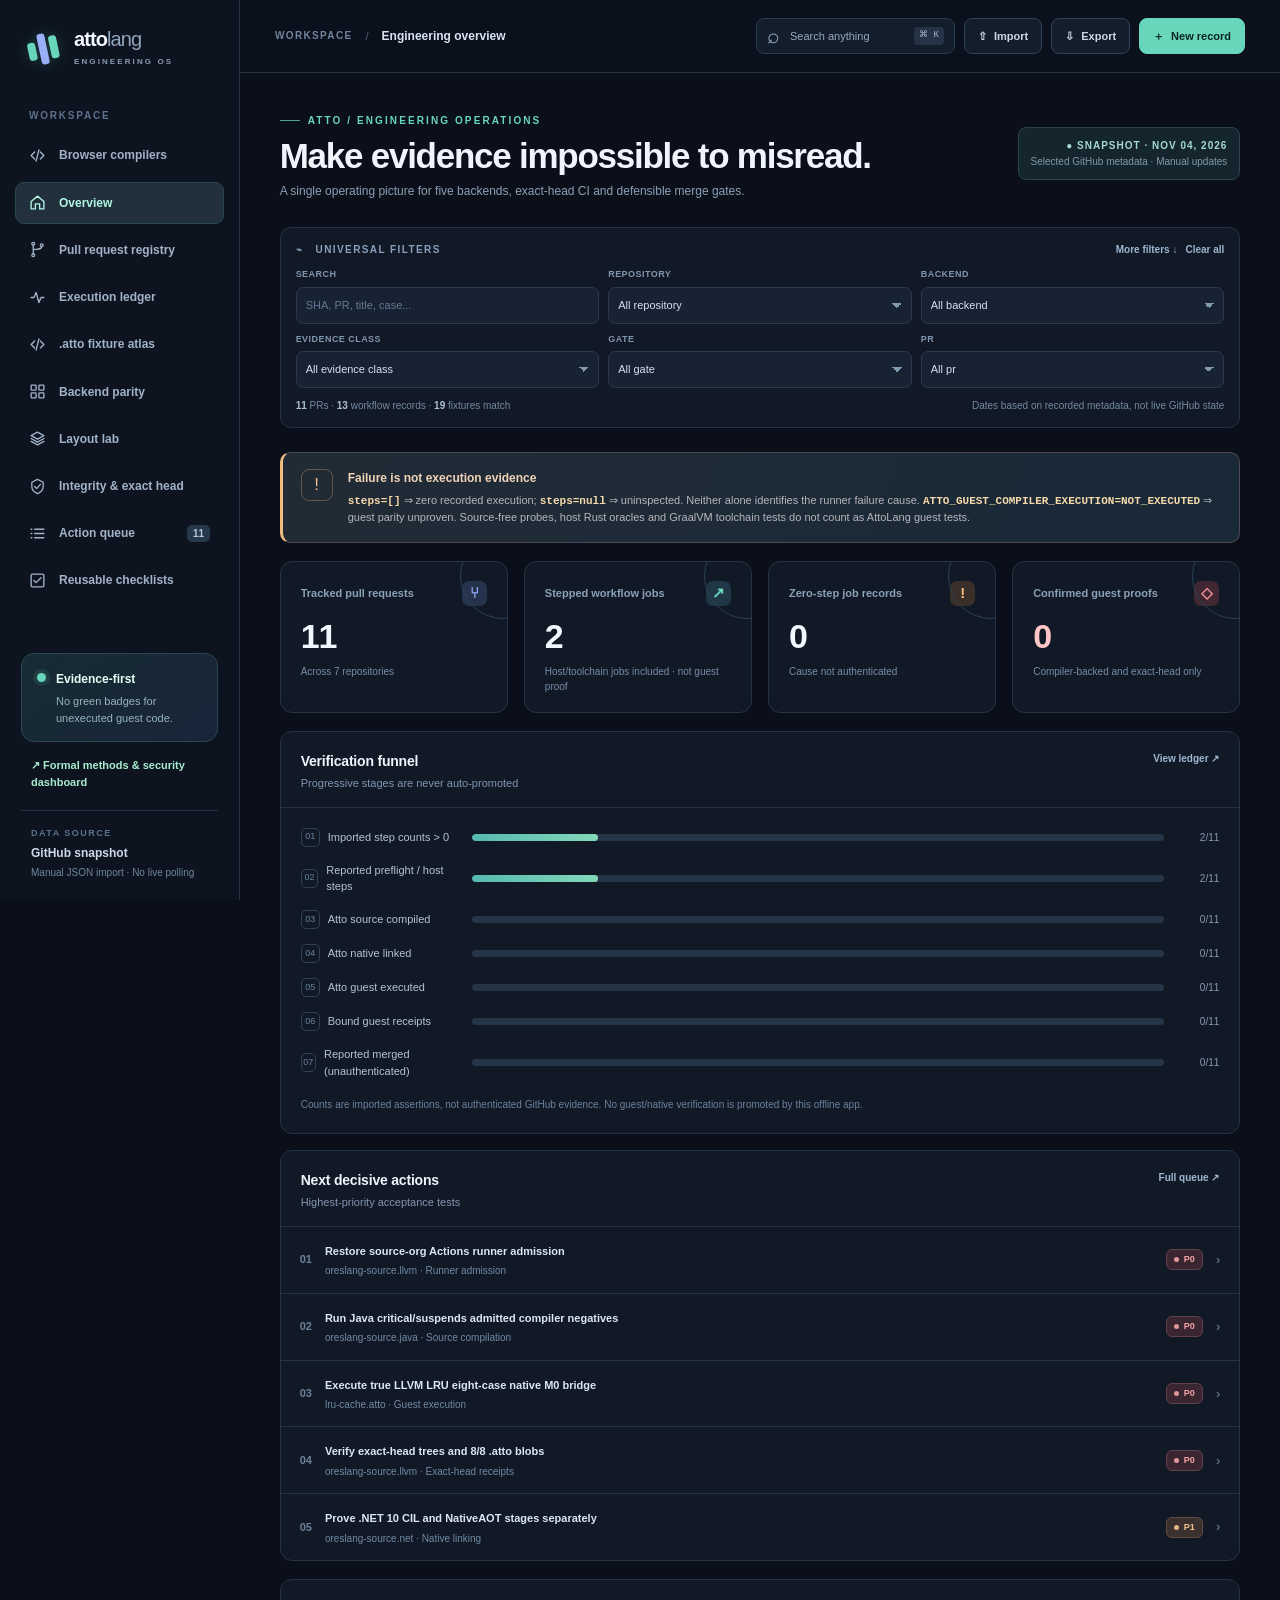
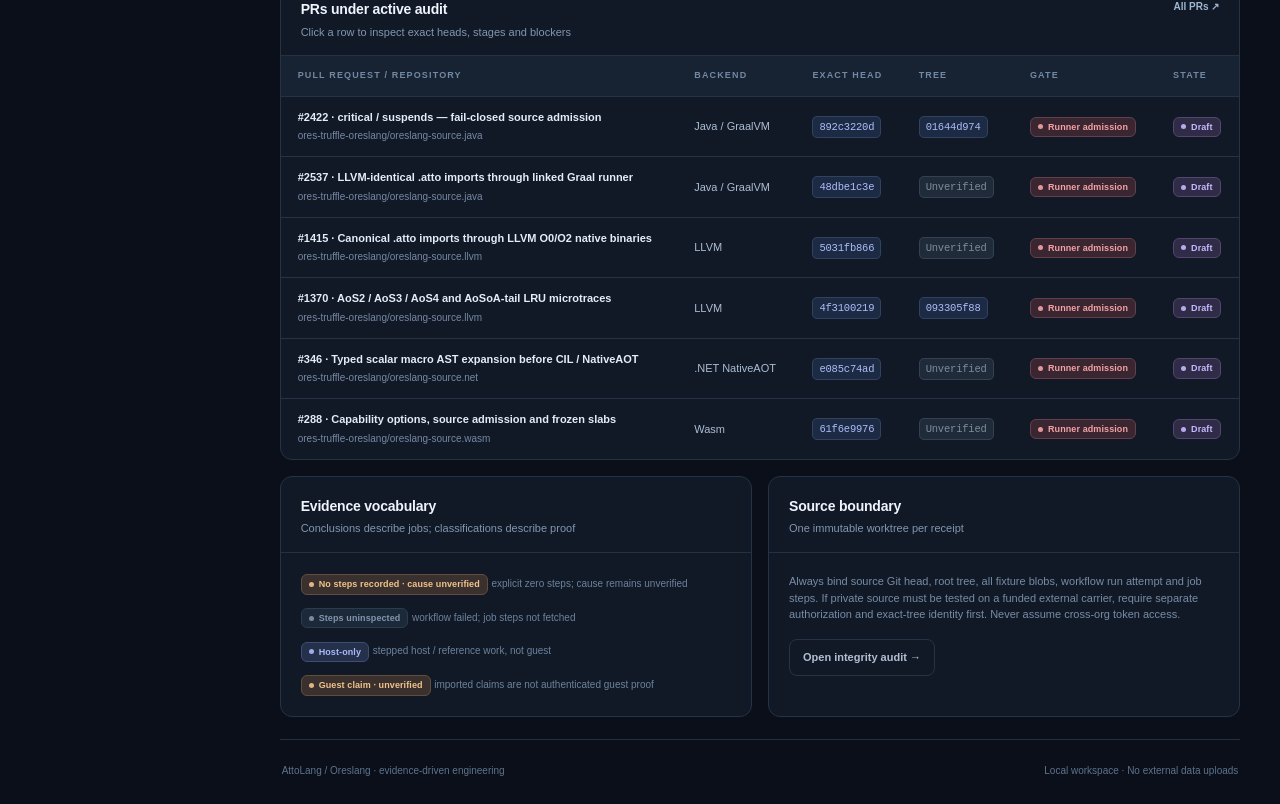
<file: index.html>
<!doctype html>
<html lang="en">
<head>
  <meta charset="utf-8" />
  <meta name="viewport" content="width=device-width, initial-scale=1" />
  <meta name="theme-color" content="#0b101a" />
  <meta name="description" content="AttoLang engineering command center — evidence-grounded backend parity and CI operations." />
  <title>AttoLang · Engineering Command Center</title>
  <link rel="stylesheet" href="styles.css" />
</head>
<body>
<div id="appShell" class="shell">
  <aside class="sidebar" aria-label="Primary navigation">
    <div class="brand">
      <div class="brandmark" aria-hidden="true"><i></i><i></i><i></i></div>
      <div><strong>atto<span>lang</span></strong><small>ENGINEERING OS</small></div>
    </div>
    <div class="sidebar-section">WORKSPACE</div>
    <nav id="nav" class="nav" aria-label="Views"></nav>
    <div class="sidebar-bottom">
      <div class="side-callout"><div class="signal-dot"></div><div><strong>Evidence-first</strong><p>No green badges for unexecuted guest code.</p></div></div>
      <a class="side-link" style="display:block;margin:15px 10px;color:#a9edcf;font-size:11px;font-weight:750" href="formal-security.html">↗ Formal methods &amp; security dashboard</a>
      <div class="side-snapshot"><span>DATA SOURCE</span><b>GitHub snapshot</b><small>Manual JSON import · No live polling</small></div>
    </div>
  </aside>
  <div class="workspace">
    <header class="topbar">
      <button class="icon-btn mobile-menu" id="mobileMenu" title="Toggle menu" aria-label="Toggle menu">☰</button>
      <div class="breadcrumbs"><span>WORKSPACE</span><span class="crumb-divider">/</span><b id="currentCrumb">Overview</b></div>
      <div class="top-actions">
        <button id="globalSearchBtn" class="search-trigger" title="Command search (Ctrl+K)"><span>⌕</span><span>Search anything</span><kbd>⌘ K</kbd></button>
        <button class="btn btn-ghost desktop-action" id="importBtn"><span>⇧</span> Import</button>
        <button class="btn btn-ghost desktop-action" id="exportBtn"><span>⇩</span> Export</button>
        <button class="btn btn-primary" id="newBtn"><span>＋</span> New record</button>
        <input type="file" id="importFile" accept="application/json,.json" hidden />
      </div>
    </header>
    <main class="main">
      <div id="viewIntro"></div>
      <section id="filterArea" class="filter-area" aria-label="Data filters"></section>
      <section id="view" class="view" aria-live="polite"></section>
      <footer class="footer"><span>AttoLang / Oreslang · evidence-driven engineering</span><span>Local workspace · No external data uploads</span></footer>
    </main>
  </div>
</div>
<div id="drawerScrim" class="scrim" hidden></div>
<aside id="drawer" class="drawer" role="dialog" aria-modal="true" aria-label="Record details" hidden></aside>
<div id="modalScrim" class="scrim modal-scrim" hidden></div>
<div id="modal" class="modal" role="dialog" aria-modal="true" aria-label="Create a record" hidden></div>
<div id="toast" class="toast" role="status" aria-live="polite"></div>
<script src="data.js"></script>
<script src="app.js"></script>
</body>
</html>
</file>
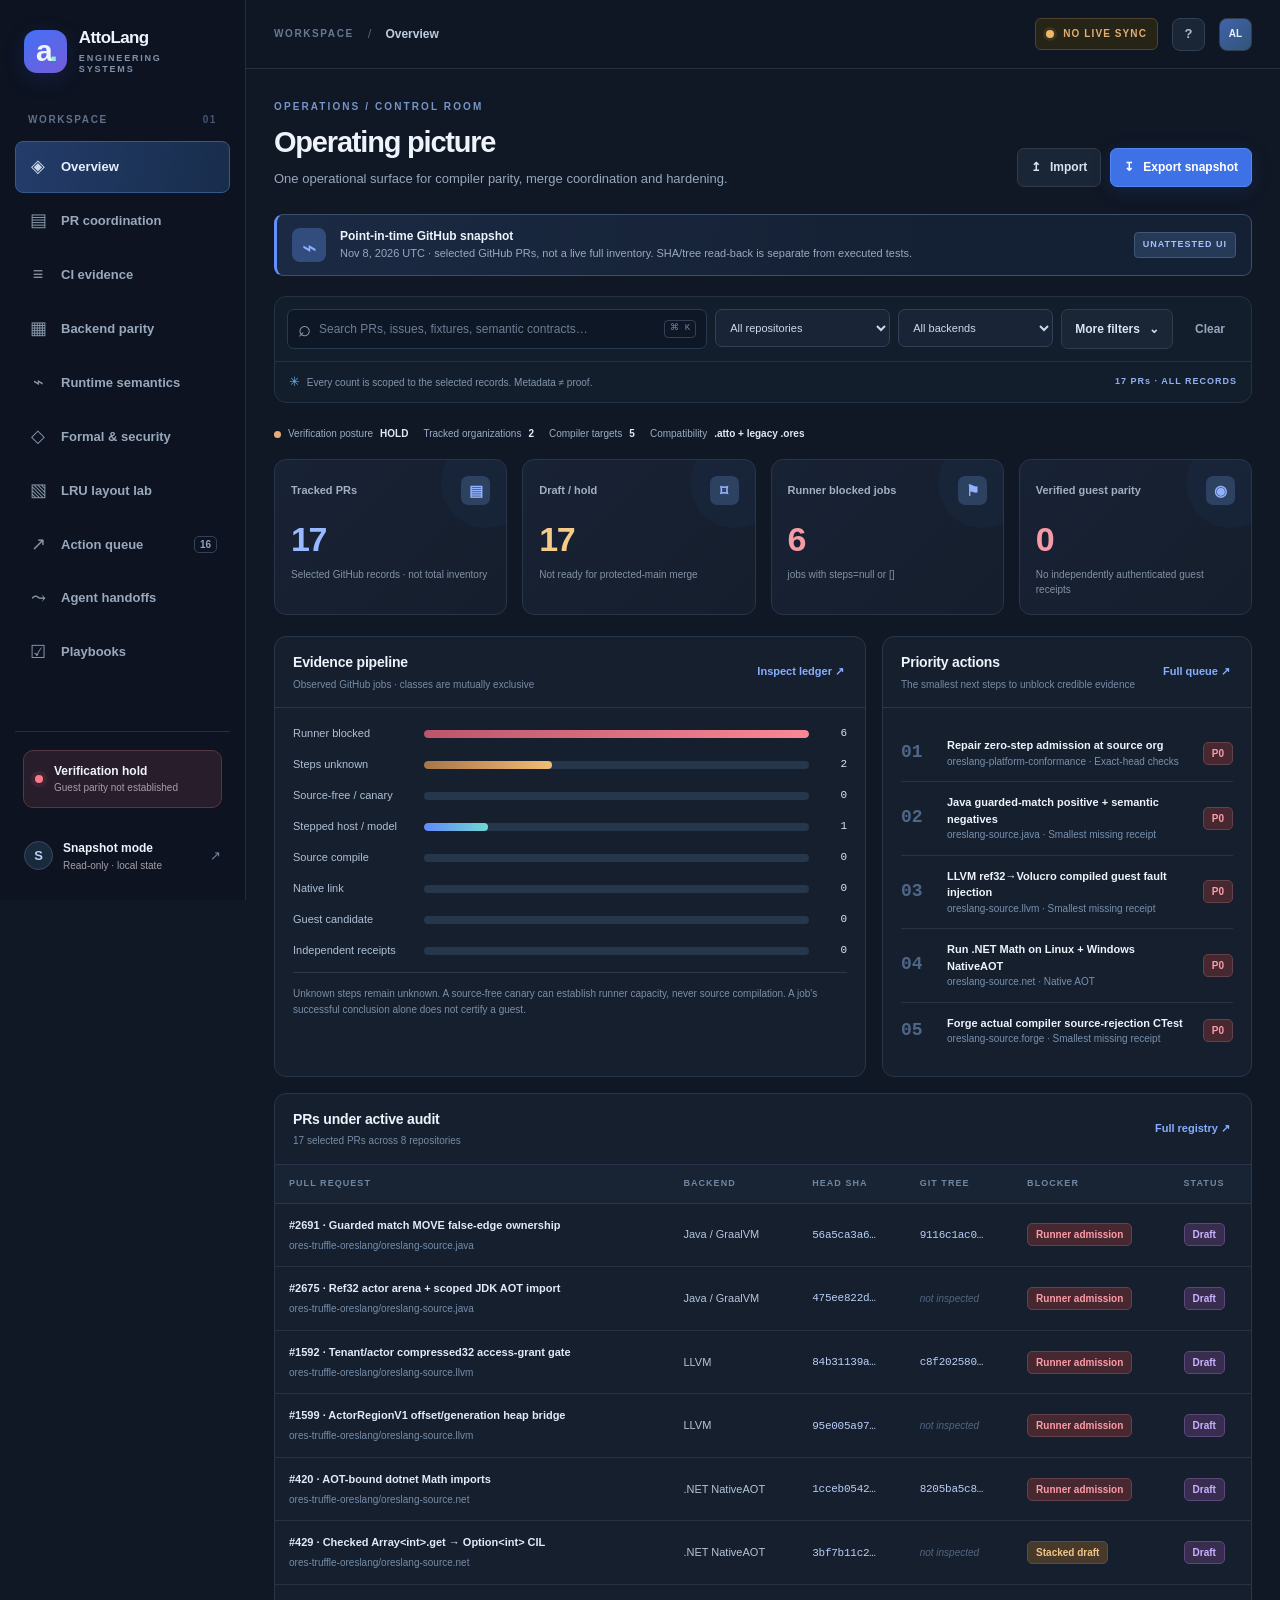
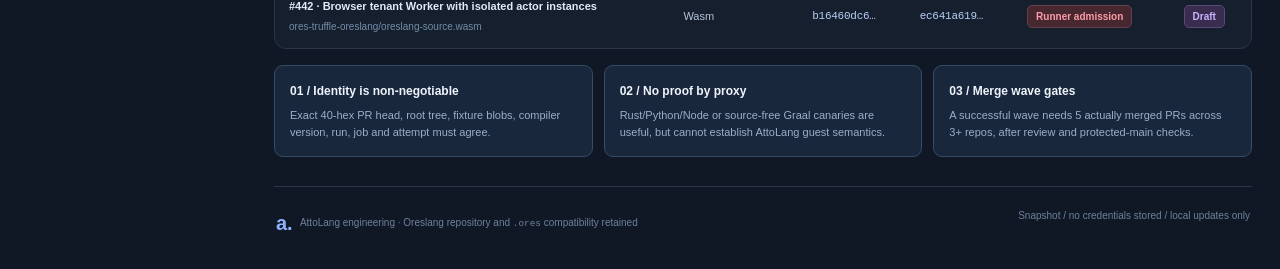
<file: command-center/index.html>
<!doctype html>
<html lang="en">
<head>
  <meta charset="utf-8">
  <meta name="viewport" content="width=device-width,initial-scale=1">
  <meta name="color-scheme" content="dark">
  <meta name="description" content="AttoLang Engineering Command Center — PR coordination, CI evidence, backend parity, formal assurance, actor security and LRU data layouts.">
  <meta http-equiv="Content-Security-Policy" content="default-src 'self' data: blob:; script-src 'sha256-OkpDr8rYiMykWBOLhRBLhczhGrvJloSOjR6jGiMtEZk=' 'sha256-RpusbDwAM6tg1m7I5x2oAht98aeLWr+CCi2Z/sJTKIg='; style-src 'self' 'unsafe-inline'; img-src 'self' data:; connect-src 'none'; object-src 'none'; base-uri 'none'; form-action 'none'">
  <title>AttoLang · Engineering Command Center</title>
  <style>
:root{color-scheme:dark;--bg:#0b101b;--side:#0d1320;--main:#101725;--panel:#141d2c;--panel2:#172232;--line:#263144;--line2:#303b4b;--text:#eef3fc;--muted:#94a1b4;--soft:#65778f;--blue:#5b88ff;--blue2:#95b4ff;--cyan:#59d5d8;--amber:#f4bc6c;--red:#fa7887;--green:#60d5ad;--purple:#bc99f9;--radius:12px;--shadow:0 16px 60px rgba(0,0,0,.18)}
*{box-sizing:border-box}html{scroll-behavior:smooth}body{margin:0;background:var(--main);color:var(--text);font-family:Inter,ui-sans-serif,-apple-system,BlinkMacSystemFont,"Segoe UI",sans-serif;font-size:13px;line-height:1.55;-webkit-font-smoothing:antialiased}button,input,select{font:inherit}button{cursor:pointer}a{color:inherit;text-decoration:none}a:hover{color:#fff}code,.mono{font-family:ui-monospace,SFMono-Regular,Consolas,monospace;font-size:.94em}.app-shell{display:flex;min-height:100vh}.sidebar{width:246px;flex:none;position:sticky;top:0;height:100vh;background:var(--side);border-right:1px solid #232d3d;display:flex;flex-direction:column;padding:27px 15px 15px;z-index:20}.brand{display:flex;align-items:center;gap:12px;padding:1px 9px 37px}.brand-mark{width:43px;height:43px;border-radius:13px;background:linear-gradient(145deg,#4171f4,#755cda);display:grid;place-items:center;box-shadow:0 6px 22px #3468ff26}.brand-glyph{font-size:30px;font-weight:800;letter-spacing:-3px;line-height:1}.brand-period{color:#8cf1e0}.brand-copy{display:flex;flex-direction:column;line-height:1.2}.brand-copy strong{font-size:17px;letter-spacing:-.6px}.brand-copy small{font-size:9px;color:#7f91ac;font-weight:700;letter-spacing:1.8px;margin-top:5px}.nav-section-label{font-size:10px;letter-spacing:1.6px;font-weight:800;color:#61718a;display:flex;justify-content:space-between;padding:0 13px 12px}.nav-label-right{color:#455774}.nav-item{display:flex;align-items:center;gap:13px;width:100%;border:1px solid transparent;border-radius:8px;padding:11px 12px;text-align:left;color:#98a8bd;background:transparent;margin:2px 0;font-weight:550;transition:.18s}.nav-item:hover{background:#192438;color:#fff}.nav-item.active{background:linear-gradient(100deg,#233c6a,#182d4c);color:#e7efff;border-color:#36598c}.nav-icon{width:20px;text-align:center;display:inline-grid;place-items:center;font-size:18px;opacity:.88}.nav-label{flex:1}.nav-count{font-size:10px;border:1px solid #344257;color:#8da4c2;border-radius:5px;min-width:23px;text-align:center;padding:0 4px}.sidebar-spacer{flex:1}.sidebar-bottom{border-top:1px solid #253043;padding-top:18px}.sidebar-health{display:flex;align-items:center;gap:11px;margin:0 8px 19px;border:1px solid #543940;border-radius:10px;background:#281d2a;padding:11px}.sidebar-health strong,.side-source strong{font-size:12px;display:block}.sidebar-health small,.side-source small{font-size:10px;color:#a3a0aa;display:block}.live-dot,.tiny-pulse{display:inline-block;width:8px;height:8px;flex:none;border-radius:50%;background:var(--red);box-shadow:0 0 0 4px #fa788717}.side-source{display:flex;align-items:center;gap:10px;padding:12px 9px}.small-circle{width:29px;height:29px;border-radius:50%;display:grid;place-items:center;border:1px solid #3a4a61;background:#1a2a3d;color:#b7d1f7;font-weight:700}.tiny-chevron{margin-left:auto;color:#74859e}.main-column{width:calc(100% - 246px);min-width:0}.topbar{height:69px;border-bottom:1px solid #253043;display:flex;align-items:center;justify-content:space-between;padding:0 44px;background:#101724;position:sticky;top:0;z-index:10;backdrop-filter:blur(12px)}.topbar-left,.topbar-right{display:flex;align-items:center;gap:14px}.breadcrumb{font-size:10px;letter-spacing:1.6px;color:#667994;font-weight:750}.crumb-sep{color:#526075}.breadcrumb-current{font-size:12px;color:#becbdd;font-weight:650}.status-indicator{font-size:10px;font-weight:800;color:#e0ae71;letter-spacing:1.1px;border:1px solid #514330;border-radius:6px;background:#262416;padding:7px 10px;display:flex;align-items:center;gap:9px}.tiny-pulse{background:#f0b869;box-shadow:0 0 0 3px #f4bc6c19}.top-icon-btn,.avatar-btn{background:#1a2535;border:1px solid #304052;color:#acc0da;border-radius:8px;min-width:33px;height:33px;font-weight:800}.avatar-btn{background:linear-gradient(140deg,#4163af,#315476);color:#e8f2ff;font-size:10px}.mobile-menu{display:none;border:0;background:transparent;color:#fff;font-size:22px}.content-wrap{max-width:1740px;margin:auto;padding:34px 43px 25px}.title-row{display:flex;align-items:flex-end;justify-content:space-between;gap:20px;margin-bottom:25px}.eyebrow{font-size:10px;color:#7695c6;letter-spacing:2.1px;font-weight:800}h1,h2,h3,h4,p{margin-top:0}h1{font-size:29px;letter-spacing:-1.2px;line-height:1.25;margin:9px 0 9px;font-weight:720}h2{letter-spacing:-.5px}.page-subtitle{color:#98a8bc;margin:0;font-size:13px}.header-actions{display:flex;gap:9px;padding-bottom:2px}.btn{border-radius:7px;border:1px solid var(--line2);padding:9px 13px;display:inline-flex;align-items:center;justify-content:center;gap:9px;white-space:nowrap;font-weight:650;font-size:12px;transition:.18s}.btn:hover{filter:brightness(1.16);transform:translateY(-1px)}.btn-primary{background:#3e71e5;border-color:#5487f2;color:white;box-shadow:0 4px 20px #3569c62c}.btn-dark,.btn-outline{background:#1a2535;color:#d8e3f4}.btn-ghost{background:transparent;border-color:transparent;color:#95a6bd}.btn-sm{font-size:11px;padding:6px 10px}.provenance-banner{border:1px solid #3e4f6a;border-left:3px solid #648ef9;background:linear-gradient(95deg,#1b2a43,#142033 70%);border-radius:9px;display:flex;align-items:center;gap:14px;padding:12px 15px;margin-bottom:20px}.prov-icon{background:#324d7d;color:#8cafff;width:34px;height:34px;border-radius:8px;font-size:25px;display:grid;place-items:center}.provenance-banner strong{font-size:12px;display:block}.provenance-banner span:not(.prov-tag){font-size:11px;color:#97a9c2;display:block}.prov-tag{margin-left:auto;font-size:9px;letter-spacing:1px;color:#a6c1fc;background:#263956;border:1px solid #405779;padding:5px 8px;border-radius:4px;font-weight:800;white-space:nowrap}.filter-panel{background:#131e2d;border:1px solid var(--line);border-radius:var(--radius);margin-bottom:23px;overflow:hidden}.filter-primary{padding:12px;display:grid;grid-template-columns:minmax(210px,1fr) minmax(150px,205px) minmax(150px,180px) auto auto;gap:8px}.search-wrap{display:flex;align-items:center;gap:8px;background:#0e1725;border:1px solid #293950;border-radius:7px;padding:0 10px;min-width:0}.search-icon{color:#8fa4be;font-size:22px;line-height:1}.search-wrap input{width:100%;min-width:0;border:0;outline:0;background:transparent;color:#e9f0fc;padding:10px 0;font-size:12px}.search-wrap input::placeholder{color:#6d7e96}.search-wrap kbd{font-size:9px;border:1px solid #344056;color:#74849c;border-radius:4px;padding:1px 5px;white-space:nowrap}.filter-select select,.advanced-filters select,.date-input{width:100%;height:38px;color:#ccdaee;border:1px solid #304056;background:#192536;border-radius:7px;outline:0;padding:0 10px;font-size:11px;cursor:pointer;max-width:100%}.advanced-filters{display:grid;grid-template-columns:repeat(6,minmax(130px,1fr));gap:9px;padding:0 12px 12px}.advanced-filters[hidden]{display:none}.advanced-control{display:flex;flex-direction:column;gap:5px;font-size:9px;font-weight:750;text-transform:uppercase;color:#667d9b;letter-spacing:.8px}.filter-footer{padding:10px 14px;border-top:1px solid #253144;display:flex;align-items:center;justify-content:space-between;gap:12px;color:#8295ac;font-size:10px}.filter-cross{color:#5daee9;font-size:13px;margin-right:4px}.filter-summary{font-size:9px;font-weight:800;color:#94aff0;letter-spacing:1px;white-space:nowrap}.section-heading{display:flex;align-items:center;justify-content:space-between;gap:12px;margin:18px 0 12px}.section-heading h2{margin:0;font-size:16px;font-weight:720}.section-heading p{margin:3px 0 0;font-size:11px;color:#8093aa}.text-link{color:#87aeff;font-size:11px;font-weight:750;cursor:pointer;background:none;border:0;padding:3px}.grid{display:grid;gap:15px}.kpi-grid{grid-template-columns:repeat(4,minmax(0,1fr));margin-bottom:21px}.kpi-card{border:1px solid #29364a;background:linear-gradient(135deg,#182235,#141e2c);border-radius:var(--radius);padding:18px 19px;position:relative;overflow:hidden}.kpi-card::after{content:'';width:90px;height:90px;border-radius:50%;background:#4d7dff0a;position:absolute;right:-25px;top:-22px}.kpi-top{display:flex;justify-content:space-between;align-items:center;color:#a1b0c4;font-size:11px;font-weight:650}.kpi-icon{font-size:15px;color:var(--blue2);background:#2c3e59;border-radius:7px;width:29px;height:29px;display:grid;place-items:center}.kpi-value{font-size:34px;line-height:1.15;font-weight:750;letter-spacing:-1.4px;margin:15px 0 8px}.kpi-foot{color:#8292a6;font-size:10px}.tone-red .kpi-value{color:#f59ba6}.tone-blue .kpi-value{color:#98b8ff}.tone-amber .kpi-value{color:#f6cb88}.tone-green .kpi-value{color:#6bdcba}.content-grid{display:grid;grid-template-columns:minmax(0,1.6fr) minmax(320px,1fr);gap:16px}.panel{background:#151f2e;border:1px solid #293648;border-radius:var(--radius);min-width:0;overflow:hidden}.panel-head{display:flex;align-items:center;justify-content:space-between;gap:15px;padding:15px 18px;border-bottom:1px solid #293548}.panel-head h2{font-size:14px;margin:0;font-weight:730;letter-spacing:-.2px}.panel-head p{margin:3px 0 0;color:#778ca6;font-size:10px}.panel-content{padding:17px 18px}.panel-head .text-link{white-space:nowrap}.alert-row{display:flex;align-items:flex-start;gap:12px;padding:12px;background:#2a2527;border:1px solid #664249;border-radius:8px;margin-bottom:12px}.alert-icon{color:var(--red);font-size:21px;line-height:1}.alert-row strong{display:block;font-size:12px}.alert-row p{margin:3px 0 0;color:#d1aab0;font-size:11px}.muted{color:#91a2b7}.subtle{color:#7489a2}.micro{font-size:10px}.small{font-size:11px}.stage-stack{display:flex;flex-direction:column;gap:14px}.stage-row{display:grid;grid-template-columns:160px 1fr 27px;gap:11px;align-items:center}.stage-row .stage-label{font-size:11px;color:#afc0d5}.stage-bar{height:8px;border-radius:6px;background:#26364b;overflow:hidden}.stage-bar i{display:block;height:100%;border-radius:6px;background:linear-gradient(90deg,#6089fb,#70d8d3);min-width:0}.stage-bar.red i{background:linear-gradient(90deg,#bc556c,#fa8894)}.stage-bar.amber i{background:linear-gradient(90deg,#a87549,#f2bd74)}.stage-count{font-family:ui-monospace,monospace;font-size:11px;color:#d5e5f8;text-align:right}.stage-note{color:#7c8fa8;font-size:10px;border-top:1px solid #2b394d;padding-top:13px;margin-top:13px}.priority-list{display:flex;flex-direction:column}.priority-row{display:grid;grid-template-columns:35px 1fr auto;gap:11px;align-items:center;padding:12px 0;border-bottom:1px solid #273448;cursor:pointer}.priority-row:last-child{border-bottom:0}.priority-row:hover strong{color:#a1bdff}.priority-order{font-size:18px;color:#4f6686;font-weight:750;font-family:ui-monospace,monospace}.priority-row strong{display:block;font-size:11px;line-height:1.5}.priority-row small{color:#7791af;font-size:10px;display:block}.badge{display:inline-flex;align-items:center;justify-content:center;gap:5px;padding:3px 8px;border-radius:5px;font-size:10px;line-height:1.5;font-weight:700;white-space:nowrap;border:1px solid transparent}.badge.red{color:#fa9ca7;background:#482830;border-color:#65424b}.badge.amber{color:#f2c487;background:#483a2a;border-color:#604c37}.badge.blue{color:#a4c0ff;background:#283957;border-color:#354f7a}.badge.green{color:#8be1c3;background:#233f39;border-color:#386455}.badge.purple{color:#c9b2ff;background:#382d4f;border-color:#594879}.badge.dim{color:#a1b0c4;background:#273244;border-color:#354152}.badge.cyan{color:#91e0e2;background:#214146;border-color:#34636a}.batt{display:inline-block;width:7px;height:7px;border-radius:50%;background:currentColor}.table-wrap{overflow-x:auto;scrollbar-color:#34465f transparent}.table{width:100%;border-collapse:collapse;text-align:left;white-space:nowrap}.table th{color:#7187a1;text-transform:uppercase;font-size:9px;letter-spacing:1.05px;font-weight:800;background:#182434;padding:12px 14px;border-bottom:1px solid #2a3749}.table td{border-bottom:1px solid #263245;padding:13px 14px;color:#b4c4d8;font-size:11px}.table tr:last-child td{border-bottom:0}.table tr[data-open],.table tr[data-job],.table tr[data-task]{cursor:pointer}.table tr[data-open]:hover,.table tr[data-job]:hover,.table tr[data-task]:hover{background:#1b2a3e}.record-title{font-weight:700;color:#e1eaf8;display:block;max-width:360px;text-overflow:ellipsis;overflow:hidden}.record-sub{display:block;font-size:10px;color:#758da9;margin-top:4px}.sha{font-family:ui-monospace,SFMono-Regular,Consolas,monospace;letter-spacing:-.25px;color:#b9cff6;font-size:11px}.short-sha{display:inline-flex;align-items:center;gap:5px}.muted-sha{color:#536780;font-style:italic;font-size:10px}.cell-center{text-align:center}.two-col{display:grid;grid-template-columns:1fr 1fr;gap:16px}.overview-ribbon{display:flex;gap:15px;flex-wrap:wrap;margin:2px 0 17px}.ribbon-pill{font-size:10px;color:#9cadc5;display:flex;align-items:center;gap:7px}.ribbon-pill strong{color:#e2e9f3}.ribbon-dot{width:7px;height:7px;border-radius:100%;background:#e7ae73}.notice{padding:12px 15px;background:#302b21;border:1px solid #574a2e;border-left:3px solid #e6b16a;border-radius:8px;margin-bottom:16px;color:#e8d6b4;font-size:11px}.notice strong{color:#ffdaa3}.topline{display:flex;justify-content:space-between;gap:12px;align-items:center;margin-bottom:13px}.legend{display:flex;gap:12px;flex-wrap:wrap}.legend span{font-size:10px;color:#8ea1bb}.legend b{display:inline-block;width:8px;height:8px;border-radius:3px;margin-right:5px}.matrix{min-width:760px}.matrix th:not(:first-child),.matrix td:not(:first-child){text-align:center}.matrix .feature-title{font-weight:700;color:#dfeafa;display:block}.matrix .feature-sub{display:block;font-size:10px;color:#7489a4;margin-top:3px}.matrix td{padding:13px 9px}.matrix .status-cell{border-radius:6px;padding:6px 7px;display:inline-block;min-width:76px}.status-cell.unproven{background:#302936;color:#b69aaf}.status-cell.authored{background:#413b2a;color:#f2ca82}.status-cell.host{background:#2a3a52;color:#a5c6ff}.status-cell.source{background:#314150;color:#9ec2d1}.status-cell.denied{background:#352d4e;color:#c4a6ff}.status-cell.verified{background:#23503e;color:#9ceace}.tabset{display:flex;align-items:center;gap:6px;flex-wrap:wrap;margin:0 0 16px}.tab{border:1px solid #314154;background:#1a2738;color:#a3b5cd;border-radius:7px;padding:8px 13px;font-size:11px;font-weight:700}.tab.active{background:#2a4675;color:#d7e7ff;border-color:#486eb0}.evidence-card{background:#172437;border:1px solid #2b3c53;border-radius:10px;padding:15px 17px;margin:12px 0;cursor:pointer;display:grid;grid-template-columns:1fr auto;gap:15px}.evidence-card:hover{border-color:#53719c}.evidence-card h3{margin:9px 0 3px;font-size:13px}.evidence-card p{margin:0;color:#9aadbf;font-size:11px}.evidence-meta{display:flex;gap:15px;margin-top:11px;flex-wrap:wrap;color:#7f94ae;font-size:10px}.evidence-step{font-size:21px;font-weight:750;color:#cddcf1;text-align:right}.evidence-step small{display:block;font-size:10px;color:#7e91a7;font-weight:500}.lane-grid{display:grid;grid-template-columns:repeat(3,minmax(0,1fr));gap:13px}.lane{border:1px solid #2c3c51;border-radius:10px;background:#141e2d;padding:12px;min-width:0}.lane-head{display:flex;justify-content:space-between;align-items:center;margin-bottom:13px;font-size:10px;color:#aec0d7;font-weight:800;letter-spacing:.5px}.lane-card{border:1px solid #314259;border-radius:8px;background:#1c2b40;padding:12px;margin-bottom:10px;cursor:pointer}.lane-card:hover{border-color:#637fad}.lane-card strong{font-size:11px;display:block;margin:7px 0;line-height:1.45}.lane-card small{font-size:10px;color:#829ab8}.lane-foot{color:#647c98;font-size:10px;text-align:center;padding-top:3px}.flow-steps{display:grid;grid-template-columns:repeat(6,minmax(0,1fr));gap:7px}.flow-tile{text-align:center;background:#1d2a3b;border:1px solid #304154;border-radius:8px;padding:12px 6px;min-width:0}.flow-tile strong{font-size:22px;display:block;color:#dbe7f6}.flow-tile label{font-size:9px;color:#8aa2c0;display:block;text-transform:uppercase;letter-spacing:.6px}.flow-tile.disabled{opacity:.42}.semantic-grid{display:grid;grid-template-columns:repeat(2,minmax(0,1fr));gap:13px}.semantic-card{border:1px solid #2e3d50;border-radius:10px;background:#182537;padding:17px;cursor:pointer;min-width:0}.semantic-card:hover{border-color:#58749b}.semantic-card h3{font-size:14px;margin:8px 0 10px}.semantic-card p{margin:0 0 11px;color:#9fb0c6;font-size:11px}.semantic-card .contract{border-left:2px solid #5984d5;padding-left:11px;color:#c5d3e8;font-size:11px}.semantic-card .card-footer{border-top:1px solid #324156;padding-top:11px;margin-top:13px;display:flex;gap:8px;align-items:center;justify-content:space-between;color:#8198b5;font-size:10px}.finding-grid{display:grid;grid-template-columns:repeat(2,minmax(0,1fr));gap:13px}.finding-card{background:#172233;border:1px solid #354052;border-radius:10px;padding:18px}.finding-card h3{font-size:14px;margin:10px 0 6px}.finding-card p{font-size:11px;color:#9eafc1}.finding-footer{display:flex;justify-content:space-between;align-items:center;margin-top:16px;gap:10px}.finding-code{font-family:ui-monospace,monospace;color:#607b9d;font-size:11px}.queue-controls{display:flex;justify-content:space-between;align-items:center;margin-bottom:13px;gap:12px}.segmented{display:inline-flex;background:#192839;border:1px solid #36465c;border-radius:8px;padding:3px;gap:3px}.segment{border:0;border-radius:5px;background:transparent;color:#91a7c1;padding:6px 12px;font-size:11px}.segment.active{background:#33557e;color:#e2f0ff}.task-row{padding:15px 18px;border-bottom:1px solid #2b394c;display:grid;grid-template-columns:30px minmax(0,1fr) 120px 120px auto;gap:14px;align-items:center}.task-row:last-child{border-bottom:0}.task-num{color:#587394;font-size:12px;font-family:monospace}.task-row strong{font-size:12px;display:block;cursor:pointer}.task-row strong:hover{color:#93b8ff}.task-row small{font-size:10px;color:#718da9}.task-status{color:#b8c8d9;background:#1b2e44;border:1px solid #3e536b;border-radius:6px;padding:6px 8px;font-size:10px;max-width:115px}.empty-state{text-align:center;padding:42px 20px;color:#7990a9;border:1px dashed #33455c;border-radius:9px}.empty-state strong{display:block;color:#b0c2dd;margin-bottom:5px}.empty-state p{font-size:11px}.playbook-grid{display:grid;grid-template-columns:1fr 1fr;gap:15px}.checklist-card{border:1px solid #314258;background:#172335;border-radius:10px;padding:18px}.checklist-head{display:flex;align-items:flex-start;gap:12px}.checklist-symbol{width:36px;height:36px;background:#2b4164;border-radius:9px;color:#8db1ed;display:grid;place-items:center;font-size:19px;flex:none}.checklist-head h3{margin:0;font-size:14px}.checklist-head p{font-size:10px;color:#7992b0;margin:3px 0 0}.checklist-progress{background:#2a3b51;height:5px;border-radius:4px;overflow:hidden;margin:14px 0}.checklist-progress i{display:block;height:100%;background:linear-gradient(90deg,#4b83fe,#77d7be)}.check-item{display:flex;align-items:flex-start;gap:10px;border-bottom:1px solid #2a3950;padding:9px 0;font-size:11px;color:#afc0d5;cursor:pointer}.check-item:last-child{border-bottom:0}.check-item input{margin-top:3px;accent-color:#688fe9;cursor:pointer}.check-item.checked>span{text-decoration:line-through;color:#788ca6}.layout-toolbar{display:flex;align-items:center;gap:10px;flex-wrap:wrap;margin-bottom:17px}.layout-toolbar label{font-size:11px;color:#94acc7;display:flex;align-items:center;gap:8px}.layout-toolbar input[type=number]{width:85px;padding:8px;border:1px solid #364d65;border-radius:6px;background:#111d2b;color:#fff}.layout-visual{background:#111b2a;border:1px solid #2b3950;border-radius:10px;padding:20px;min-height:310px}.layout-block{display:flex;gap:4px;flex-wrap:wrap;margin:9px 0 18px}.mem-cell{min-width:37px;height:44px;padding:5px 6px;border:1px solid #30465d;border-radius:5px;background:#24344a;text-align:center;display:flex;align-items:center;flex-direction:column;justify-content:center}.mem-cell b{font-size:11px;color:#edf5ff}.mem-cell small{font-size:8px;color:#7891ad}.mem-cell.key{background:#293c61;border-color:#42619a}.mem-cell.value{background:#244b52;border-color:#377a84}.mem-cell.live{background:#524128;border-color:#8a673e}.mem-cell.pad{background:#2a3040;color:#8794a5;border-style:dashed}.mem-cell.tail{opacity:.4}.layout-subheading{font-size:10px;color:#7998b5;text-transform:uppercase;letter-spacing:1px;font-weight:800;margin:4px 0 6px}.layout-stat-row{display:grid;grid-template-columns:repeat(3,minmax(0,1fr));gap:9px}.layout-stat{background:#1c2e43;border:1px solid #33475f;border-radius:8px;padding:12px}.layout-stat strong{display:block;font-size:20px;color:#c3d8fd}.layout-stat small{font-size:10px;color:#8399b5}.layout-invariant{background:#20334a;border-left:3px solid #6d9cec;padding:12px;margin:13px 0 0;font-size:11px;color:#b8cde7}.layout-note{color:#8196b0;font-size:11px}.handoff-card{border:1px solid #344760;background:#1a2a3d;border-radius:8px;padding:14px;margin:10px 0}.handoff-card strong{font-size:12px}.handoff-card p{font-size:11px;color:#8da3bf;margin:5px 0}.inline-input{width:100%;border:1px solid #3a4b62;border-radius:7px;color:#e4ebf5;background:#111d2c;padding:9px;margin:8px 0;outline:0}.pair{display:grid;grid-template-columns:130px 1fr;gap:12px;align-items:start;padding:9px 0;border-bottom:1px solid #29384b}.pair:last-child{border-bottom:0}.pair dt{color:#849ab6;font-size:11px}.pair dd{margin:0;color:#d3dfef;overflow-wrap:anywhere;font-size:11px}.pair .sha{font-size:11px;word-break:break-all}.drawer-backdrop{position:fixed;inset:0;background:#030711b5;z-index:29;backdrop-filter:blur(3px)}.drawer{position:fixed;right:0;top:0;bottom:0;z-index:30;width:min(520px,100%);background:#121c2b;border-left:1px solid #344860;box-shadow:-25px 0 70px #0007;display:flex;flex-direction:column}.drawer[hidden],.drawer-backdrop[hidden]{display:none}.drawer-header{display:flex;align-items:flex-start;justify-content:space-between;padding:25px 26px 18px;border-bottom:1px solid #2a3b50}.drawer-header h2{font-size:19px;margin:9px 0 0;line-height:1.4}.drawer-close{background:#233348;color:#c2d1e5;border:1px solid #3b4c63;border-radius:8px;font-size:23px;width:34px;height:34px}.drawer-body{padding:24px 26px;overflow-y:auto}.detail-label{font-size:10px;color:#7d95b4;font-weight:800;text-transform:uppercase;letter-spacing:1.2px;margin:20px 0 8px}.detail-block{background:#1a2a3e;border:1px solid #2d4058;border-radius:8px;padding:13px;font-size:12px;color:#b8c8da}.drawer-links{display:flex;gap:9px;margin:14px 0;flex-wrap:wrap}.kv-table{width:100%;border-collapse:collapse}.kv-table th,.kv-table td{border-bottom:1px solid #2a3a4d;text-align:left;padding:9px 0;font-size:11px}.kv-table th{font-weight:600;color:#849ab4;width:35%}.kv-table td{color:#d0dced}.footer{border-top:1px solid #28384a;margin-top:29px;padding:21px 2px 0;display:flex;justify-content:space-between;gap:15px;color:#6e829c;font-size:10px}.footer-brand{font-size:20px;font-weight:800;color:#8eb2fc;vertical-align:middle;margin-right:5px}.toast{position:fixed;bottom:24px;left:50%;transform:translateX(-50%) translateY(30px);background:#234369;color:#e4f3ff;border:1px solid #557dad;padding:12px 20px;border-radius:9px;box-shadow:var(--shadow);z-index:40;pointer-events:none;opacity:0;transition:.2s;max-width:90vw}.toast.show{opacity:1;transform:translateX(-50%) translateY(0)}.footnote{border-top:1px solid #2a394d;margin-top:15px;padding-top:10px;color:#7d90aa;font-size:10px}.callout-cols{display:grid;grid-template-columns:repeat(3,1fr);gap:11px}.callout{background:#18273b;border:1px solid #354b67;border-radius:9px;padding:15px}.callout strong{font-size:12px}.callout p{color:#9aafca;font-size:11px;margin:6px 0 0}.mini-code{display:block;overflow-wrap:anywhere;background:#101b2b;border:1px solid #314258;border-radius:6px;color:#b8d1f6;padding:9px 11px;margin:10px 0;font-family:monospace;font-size:11px}.no-margin{margin:0!important}.spacer{height:16px}
@media(max-width:1400px){.content-wrap{padding:30px 28px}.topbar{padding:0 28px}.filter-primary{grid-template-columns:minmax(190px,1fr) 175px 155px auto auto}.advanced-filters{grid-template-columns:repeat(4,1fr)}.stage-row{grid-template-columns:120px 1fr 27px}.kpi-card{padding:16px}.task-row{grid-template-columns:28px 1fr 110px auto}.task-row .task-agent{display:none}}
@media(max-width:1120px){.sidebar{width:215px}.main-column{width:calc(100% - 215px)}.content-grid{grid-template-columns:1fr}.filter-primary{grid-template-columns:1fr 150px auto auto}.filter-primary .filter-select:nth-child(3){display:none}.kpi-grid{grid-template-columns:repeat(2,minmax(0,1fr))}.lane-grid{grid-template-columns:1fr 1fr}.callout-cols{grid-template-columns:1fr 1fr}}
@media(max-width:780px){.sidebar{position:fixed;left:-250px;width:245px;box-shadow:var(--shadow);transition:left .2s}.sidebar.open{left:0}.main-column{width:100%}.mobile-menu{display:block}.topbar{padding:0 17px;height:57px}.topbar-right .status-indicator{display:none}.content-wrap{padding:22px 15px}.title-row{align-items:flex-start;flex-direction:column;gap:14px}h1{font-size:25px}.header-actions{width:100%}.header-actions .btn{flex:1}.filter-primary{grid-template-columns:1fr 1fr}.filter-primary .search-wrap{grid-column:span 2}.filter-primary .filter-select:nth-child(3){display:block}.advanced-filters{grid-template-columns:repeat(2,minmax(0,1fr))}.filter-footer{flex-direction:column;align-items:flex-start}.kpi-grid{gap:9px}.kpi-card{padding:14px}.kpi-value{font-size:28px}.two-col,.semantic-grid,.finding-grid,.playbook-grid,.lane-grid{grid-template-columns:1fr}.flow-steps{grid-template-columns:repeat(3,minmax(0,1fr))}.callout-cols{grid-template-columns:1fr}.task-row{grid-template-columns:28px 1fr auto;gap:8px}.task-row .task-category{display:none}.provenance-banner{align-items:flex-start}.prov-tag{display:none}.footer{flex-direction:column}.drawer-body{padding:20px}.pair{grid-template-columns:95px 1fr}.status-indicator{display:none}}

</style>
</head>
<body>
<div class="app-shell">
  <aside class="sidebar" id="sidebar">
    <a href="#overview" class="brand" aria-label="AttoLang command center home">
      <span class="brand-mark"><span class="brand-glyph">a<span class="brand-period">.</span></span></span>
      <span class="brand-copy"><strong>AttoLang</strong><small>ENGINEERING SYSTEMS</small></span>
    </a>
    <div class="nav-section-label">WORKSPACE <span class="nav-label-right">01</span></div>
    <nav id="nav" aria-label="Main navigation"></nav>
    <div class="sidebar-spacer"></div>
    <div class="sidebar-bottom">
      <div class="sidebar-health"><span class="live-dot red"></span><div><strong>Verification hold</strong><small>Guest parity not established</small></div></div>
      <div class="side-source"><span class="small-circle">S</span><div><strong>Snapshot mode</strong><small>Read-only · local state</small></div><span class="tiny-chevron">↗</span></div>
    </div>
  </aside>
  <main class="main-column" id="main-column">
    <header class="topbar">
      <div class="topbar-left"><button class="mobile-menu" id="menuBtn" aria-label="Toggle menu">☰</button><span class="breadcrumb">WORKSPACE</span><span class="crumb-sep">/</span><span class="breadcrumb-current" id="breadcrumb">Overview</span></div>
      <div class="topbar-right"><div class="status-indicator"><span class="tiny-pulse"></span> NO LIVE SYNC</div><button class="top-icon-btn" id="helpBtn" title="About evidence integrity">?</button><button class="avatar-btn" title="Local workspace">AL</button></div>
    </header>
    <div class="content-wrap">
      <div class="title-row"><div><div class="eyebrow" id="eyebrow">OPERATIONS / CONTROL ROOM</div><h1 id="pageTitle">Engineering command center</h1><p class="page-subtitle" id="pageSubtitle">One operational surface for compiler parity, safe merges and evidence-first hardening.</p></div><div class="header-actions"><button class="btn btn-dark" id="importBtn"><span>↥</span> Import</button><button class="btn btn-primary" id="exportBtn"><span>↧</span> Export snapshot</button></div></div>
      <div class="provenance-banner"><div class="prov-icon">⌁</div><div><strong>Point-in-time GitHub snapshot</strong><span id="snapshotText"></span></div><span class="prov-tag">UNATTESTED UI</span></div>
      <section class="filter-panel" aria-label="Filters"><div class="filter-primary"><label class="search-wrap"><span class="search-icon">⌕</span><input id="searchInput" type="search" placeholder="Search PRs, issues, fixtures, semantic contracts…" aria-label="Search all records"><kbd>⌘ K</kbd></label><div class="filter-select"><select id="repoFilter" aria-label="Filter repository"></select></div><div class="filter-select"><select id="backendFilter" aria-label="Filter backend"></select></div><button class="btn btn-outline filter-toggle" id="advancedBtn">More filters <span id="filterChevron">⌄</span></button><button class="btn btn-ghost clear-btn" id="clearBtn">Clear</button></div><div class="advanced-filters" id="advancedFilters" hidden></div><div class="filter-footer"><div class="filter-hint"><span class="filter-cross">✳</span> Every count is scoped to the selected records. Metadata ≠ proof.</div><div class="filter-summary" id="filterSummary">ALL RECORDS</div></div></section>
      <div id="view" aria-live="polite"></div>
      <footer class="footer"><div><span class="footer-brand">a.</span> AttoLang engineering · Oreslang repository and <code>.ores</code> compatibility retained</div><div>Snapshot / no credentials stored / local updates only</div></footer>
    </div>
  </main>
</div>
<div class="drawer-backdrop" id="drawerBackdrop" hidden></div><aside class="drawer" id="drawer" aria-labelledby="drawerTitle" aria-modal="true" role="dialog" hidden><div class="drawer-header"><div><div class="eyebrow">RECORD INSPECTOR</div><h2 id="drawerTitle">Record</h2></div><button id="drawerClose" class="drawer-close" aria-label="Close details">×</button></div><div id="drawerBody" class="drawer-body"></div></aside>
<div id="toast" class="toast" role="status" aria-live="polite"></div>
<input id="importFile" type="file" accept="application/json,.json" hidden>
<script>
/* Read-only point-in-time seed. These are observed PR heads / tree identities,
   NOT independently authenticated guest receipts. Never infer current GitHub state. */
window.ATTO_SEED = {
  schemaVersion: 2,
  snapshot: '2026-11-08T19:22:00Z',
  source: 'Connected GitHub metadata, Nov 8, 2026; selected PRs, not complete organization inventory',
  backends: ['Java / GraalVM','LLVM','.NET NativeAOT','Wasm','Forge / Cranelift'],
  prs: [
    {id:'java-2691', repo:'ores-truffle-oreslang/oreslang-source.java',number:2691,backend:'Java / GraalVM',title:'Guarded match MOVE false-edge ownership',head:'56a5ca3a67b13388e4b7e441f10743005e8340b2',tree:'9116c1ac0c86d1a0e77e49f49f676e6c57252709',updated:'2026-11-08T19:13:06Z',areas:['Ownership / borrow'],fixtures:['guard-move-v1'],severity:'P0',blocker:'Runner admission',agent:'Java ownership',review:'unknown',merge:'Draft',next:'Execute exact-head JDK25 parser/typechecker and positive Graal guest; prove false-edge MOVE is semantic rejection, not parser denial.',related:['conf-626'],notes:'3 canonical .atto candidate fixtures; no executed guest proof.'},
    {id:'java-2675',repo:'ores-truffle-oreslang/oreslang-source.java',number:2675,backend:'Java / GraalVM',title:'Ref32 actor arena + scoped JDK AOT import',head:'475ee822da3f208018aad8cc79d6a83c7d36ea5a',tree:null,updated:'2026-11-08T19:17:52Z',areas:['Actor isolation','AOT / zero-GC','Interop'],fixtures:['host-java-long'],severity:'P0',blocker:'Runner admission',agent:'Java runtime',review:'requested · ORESoftware',merge:'Draft',next:'Exact-head Native Image guest invocation, denied overloads, actor offset bounds, JNI and Epsilon soak receipts.',notes:'Prior 42510668534 had 0 job steps; previous head not interchangeable with this head.'},
    {id:'llvm-1592',repo:'ores-truffle-oreslang/oreslang-source.llvm',number:1592,backend:'LLVM',title:'Tenant/actor compressed32 access-grant gate',head:'84b31139acd25684caa2f136b36ef511a110bf20',tree:'c8f2025805ee544131d93ba63d2caa8ed5f286a8',updated:'2026-11-08T18:29:38Z',areas:['Actor isolation','Adversarial integrity'],fixtures:['actor-ref32','volucro-wasm'],severity:'P0',blocker:'Runner admission',agent:'LLVM isolation',review:'requested · ORESoftware',merge:'Draft',next:'Execute compiler-produced .atto→Wasm32→Volucro Wasmi, negative corrupted-binary and sibling-survival tests.',notes:'C-to-Wasm canary 15/15 ≠ compiler-backed Atto guest evidence.'},
    {id:'llvm-1599',repo:'ores-truffle-oreslang/oreslang-source.llvm',number:1599,backend:'LLVM',title:'ActorRegionV1 offset/generation heap bridge',head:'95e005a97136abcb0b6dea471305eed04b303ea8',tree:null,updated:'2026-11-08T18:17:43Z',areas:['Actor isolation','Per-actor stacks','AOT / zero-GC'],fixtures:['actor-ref32'],severity:'P0',blocker:'Runner admission',agent:'LLVM memory',review:'requested · ORESoftware',merge:'Draft',next:'Execute native_actor_region_v1_offsets_generation_drop under CTest/sanitizers, then real compiler guest drop/restart.'},
    {id:'net-420',repo:'ores-truffle-oreslang/oreslang-source.net',number:420,backend:'.NET NativeAOT',title:'AOT-bound dotnet Math imports',head:'1cceb0542bdf4d18de0912c4e3ba7e97cefa7a73',tree:'8205ba5c8bea45b856673bb0aa879e37b138a6cb',updated:'2026-11-08T18:38:05Z',areas:['Interop','AOT / zero-GC'],fixtures:['dotnet-math'],severity:'P0',blocker:'Runner admission',agent:'.NET compiler',review:'requested · ORESoftware',merge:'Draft',next:'Admit Linux/Windows .NET 10 steps; run typed CIL and NativeAOT guest Math positives, deny undeclared overload/capability.'},
    {id:'net-429',repo:'ores-truffle-oreslang/oreslang-source.net',number:429,backend:'.NET NativeAOT',title:'Checked Array<int>.get → Option<int> CIL',head:'3bf7b11c215944ca7f6668029bba1a8011963ed3',tree:null,updated:'2026-11-08T18:17:34Z',areas:['Ownership / borrow','AOT / zero-GC'],fixtures:['array-option'],severity:'P0',blocker:'Stacked draft',agent:'.NET compiler',review:'requested · ORESoftware',merge:'Draft',parent:'#428 (same repo)',next:'Reconcile with parent #428; execute type/IR verifier, CIL, Linux/Windows NativeAOT positive + negative results.'},
    {id:'wasm-442',repo:'ores-truffle-oreslang/oreslang-source.wasm',number:442,backend:'Wasm',title:'Browser tenant Worker with isolated actor instances',head:'b16460dc679febb4d81eb259e86f923ae5d36912',tree:'ec641a61938d21fbe34d471d74cc655a3115f466',updated:'2026-11-08T18:34:24Z',areas:['Actor isolation','Structured concurrency','Cancellation'],fixtures:['browser-worker'],severity:'P0',blocker:'Runner admission',agent:'Wasm browser',review:'unknown',merge:'Draft',next:'Execute Chromium worker isolation/scheduler/cancel negative mutants on exact head; keep public /play off until disclosure approval.',notes:'Web Workers are not OS security boundaries.'},
    {id:'wasm-445',repo:'ores-truffle-oreslang/oreslang-source.wasm',number:445,backend:'Wasm',title:'Checked tenant/actor access gate',head:'b9ee4ee727e458c87fad7f5a1506052c32f16a18',tree:null,updated:'2026-11-08T17:06:03Z',areas:['Actor isolation','Adversarial integrity'],fixtures:['actor-ref32'],severity:'P0',blocker:'Runner admission',agent:'Wasm runtime',review:'unknown',merge:'Draft',next:'Execute bounded/malformed/generation-fenced actor access tests; do not infer untrusted-code confinement.'},
    {id:'forge-235',repo:'ores-truffle-oreslang/oreslang-source.forge',number:235,backend:'Forge / Cranelift',title:'Fail closed on unsupported trap and Option/Result',head:'ccbb786aa0021ccd8fff28865ea593b360fd9748',tree:'6c0a9652dcea295c7ea55cae9bf1650e2a3b7b09',updated:'2026-11-08T19:02:48Z',areas:['Ownership / borrow','Cancellation'],fixtures:['trap-option'],severity:'P0',blocker:'No executed native tests',agent:'Forge compiler',review:'unknown',merge:'Draft',next:'Run actual parse_source native CTest + scalar positive controls; rejection alone does not prove positive Option parity.'},
    {id:'forge-233',repo:'ores-truffle-oreslang/oreslang-source.forge',number:233,backend:'Forge / Cranelift',title:'Checked actor access grant & negative tests',head:'950938162f7eebc7451a42551f6003cce8adfdf1',tree:null,updated:'2026-11-08T17:09:44Z',areas:['Actor isolation','Adversarial integrity'],fixtures:['actor-ref32'],severity:'P0',blocker:'Runner admission',agent:'Forge runtime',review:'unknown',merge:'Draft',next:'Native CTest checked-offset/generation rejects, then compiler guest and per-tenant fault containment.'},
    {id:'conf-626',repo:'ores-truffle-oreslang/oreslang-platform-conformance',number:626,backend:'Multi-backend',title:'Guarded match MOVE five-backend manifest',head:'dd3c27318fde2591d122b6f4bbe3208bcbf4bd0a',tree:'1ef441f422c03a7c96c22cf9176d510c2878c686',updated:'2026-11-08T19:15:20Z',areas:['Ownership / borrow'],fixtures:['guard-move-v1'],severity:'P0',blocker:'Missing guest receipts',agent:'Conformance',review:'unknown',merge:'Draft',next:'Collect semantic-negative and positive stdout=7 on byte-identical fixture blobs across all five backends.',related:['java-2691']},
    {id:'conf-621',repo:'ores-truffle-oreslang/oreslang-platform-conformance',number:621,backend:'Multi-backend',title:'Tenant isolation evidence-class integrity',head:'57cf81bb729105683151c2f48f84051f9fe19e2a',tree:null,updated:'2026-11-08T18:01:38Z',areas:['Actor isolation','Adversarial integrity'],fixtures:['actor-ref32'],severity:'P0',blocker:'Missing guest receipts',agent:'Conformance security',review:'requested · ORESoftware',merge:'Draft',next:'Demand real per-tenant/actor threat containment faults, not just source-free evidence/schema assertions.'},
    {id:'lru-18',repo:'lru-cache-atto/lru-cache.atto',number:18,backend:'LLVM',title:'AoS/SoA/AoSoA nonalias and 4096 tile tails',head:'659a3b60bd8d4b03708cb71a77a5a460a6fa1e6c',tree:'52d4fa84930b0770d865a226fd495064b7696f3b',updated:'2026-11-05T17:19:26Z',areas:['Data layouts','Adversarial integrity'],fixtures:['lru-tail'],layouts:['SoA','AoS2','AoS3','AoS4','AoSoA'],severity:'P1',blocker:'Host-only oracle',agent:'LRU layouts',review:'requested · ORESoftware',merge:'Draft',parent:'#6 (same repo)',next:'Execute Python model in exact head; separate LLVM O0/O2 native LRU guest trace before claiming layout parity.'},
    {id:'lru-15',repo:'lru-cache-atto/lru-cache.atto',number:15,backend:'LLVM',title:'Pinned LLVM M0 native bridge / Rust host oracle',head:'a4ab57993fdcea863dc598b77002ab9efff7ed8c',tree:null,updated:'2026-11-05T17:01:01Z',areas:['Data layouts','Adversarial integrity'],fixtures:['lru-m0','lru-tail'],layouts:['SoA','AoS2','AoS3','AoS4','AoSoA'],severity:'P0',blocker:'Missing guest receipts',agent:'LRU bridge',review:'requested · ORESoftware',merge:'Draft',parent:'#14 (same repo)',next:'Authorize preexisting LLVM worktree; execute pinned 8 native guest CTests, compiler/Clang/fixture identities, mutated launcher challenge.',notes:'Earlier 23-step CI was actual host-only, not current-head guest proof.'},
    {id:'lru-14',repo:'lru-cache-atto/lru-cache.atto',number:14,backend:'LLVM',title:'Packed AoS2 + padded AoS4 layout selectors',head:'3ba4d1386141ac5c8c8759aa8328e431be33276b',tree:null,updated:'2026-11-04T19:49:28Z',areas:['Data layouts'],fixtures:['lru-m0'],layouts:['SoA','AoS2','AoS3','AoS4','AoSoA'],severity:'P1',blocker:'Stacked draft',agent:'LRU layouts',review:'requested · ORESoftware',merge:'Draft',parent:'#13 (same repo)',next:'Reconcile parent stack #13 → #14 → #15; run all layout selectors in compiled .atto guest.'},
    {id:'site-7',repo:'ores-truffle-oreslang/compiler-parity-website',number:7,backend:'Multi-backend',title:'TLC identity + anti-replay formal assurance receipts',head:'ff2383a9139b1b98c7628d9da0c46567a42929b6',tree:'a89c653b918576f9c88d002a31330a9caf8aa82e',updated:'2026-11-07T19:43:35Z',areas:['Formal methods','Adversarial integrity'],fixtures:['tlc-actorborrow'],severity:'P0',blocker:'TLC not executed',agent:'Formal methods',review:'requested · ORESoftware',merge:'Draft',parent:'#5 (same repo)',next:'Execute bounded TLC 5 baselines + 3 distinct counterexample mutations; verify exact JAR SHA256/SHA1 and source blobs.',notes:'Isolated V8 model and mock verifier tests are not TLC nor guest execution.'},
    {id:'site-10',repo:'ores-truffle-oreslang/compiler-parity-website',number:10,backend:'Multi-backend',title:'2 MiB bounded assurance API response ingestion',head:'4bacec02c0a41c4c415640ca154b51161e6bca73',tree:null,updated:'2026-11-08T15:47:11Z',areas:['Adversarial integrity'],fixtures:['receipt-forgery'],severity:'P1',blocker:'Runner admission',agent:'Dashboard security',review:'requested · ORESoftware',merge:'Draft',parent:'#3 (same repo)',next:'Execute exact-head Node v22 streaming size/UTF8/corrupt JSON tests and independent review.'}
  ],
  jobs: [
    {id:'j-java-2691',prId:'java-2691',run:42513889322,jobId:128832575212,name:'guarded-match-junit',attempt:null,steps:[],conclusion:'failure',date:'2026-11-08T19:10:00Z',head:null,stage:'runner',sourceFree:false,note:'Runner ID 0; PR body cites prior head. NOT bound to current head.'},
    {id:'j-java-2675',prId:'java-2675',run:42510668534,jobId:128822813638,name:'jdk-host-import-native-image',attempt:null,steps:[],conclusion:'failure',date:'2026-11-08T18:30:00Z',head:'3b5ad49b48de8617f7efa5059ef162eaa5f405ee',stage:'runner',sourceFree:false,note:'Historical head only; stale for current PR SHA.'},
    {id:'j-net-linux',prId:'net-420',run:42510545995,jobId:128822441829,name:'native-aot-import',attempt:null,steps:[],conclusion:'failure',date:'2026-11-08T18:29:00Z',head:'1cceb0542bdf4d18de0912c4e3ba7e97cefa7a73',stage:'runner',sourceFree:false,note:'Exact head reported in PR; zero steps; no CIL/native execution.'},
    {id:'j-net-win',prId:'net-420',run:42510545995,jobId:128822442094,name:'native-aot-import-windows',attempt:null,steps:[],conclusion:'failure',date:'2026-11-08T18:29:00Z',head:'1cceb0542bdf4d18de0912c4e3ba7e97cefa7a73',stage:'runner',sourceFree:false,note:'Exact head reported in PR; zero steps; not a Windows compile failure.'},
    {id:'j-lru-host',prId:'lru-15',run:41899812941,jobId:126818910782,name:'algorithm-model',attempt:null,steps:23,conclusion:'success',date:'2026-11-04T19:49:31Z',head:null,stage:'host',sourceFree:false,note:'23 actual executed steps verified from Actions job (Rust oracle, file policy and synthetic launcher); exact current PR head not established.'},
    {id:'j-site-canary',prId:'site-7',run:42407533589,jobId:128508359448,name:'source-free-runner-admission-check',attempt:null,steps:null,conclusion:'failure',date:'2026-11-07T19:38:00Z',head:null,stage:'canary',sourceFree:true,note:'steps=null. Source-free canary admission failure; no compiler/TLC evidence.'},
    {id:'j-forge-host',prId:'forge-235',run:42446758888,jobId:128627188208,name:'owner-host (g++, optimized) [different PR run]',attempt:null,steps:null,conclusion:'failure',date:'2026-11-08T00:00:00Z',head:null,stage:'host',sourceFree:false,note:'Historical run from Forge #230; included for shared admission pattern, NOT evidence for #235.',relatedOnly:true},
    {id:'j-llvm-canary',prId:'llvm-1592',run:null,jobId:null,name:'C-to-Wasm32 Node/V8 canary (local, not GitHub Actions)',attempt:null,steps:'UNKNOWN',conclusion:'reported-success',date:'2026-11-08T18:29:38Z',head:null,stage:'canary',sourceFree:true,note:'Reported 15/15 host canary, no Actions step metadata, no compiled .atto.'},
    {id:'j-tlc-v8',prId:'site-7',run:null,jobId:null,name:'Isolated JS bounded explorer (not TLC)',attempt:null,steps:'UNKNOWN',conclusion:'reported-success',date:'2026-11-07T19:43:35Z',head:null,stage:'formal-host',sourceFree:true,note:'Mock/V8 exploration and mutated witnesses only. Real TLC unexecuted.'},
    {id:'j-wasm-442',prId:'wasm-442',run:null,jobId:null,name:'Browser Worker Actions (reported)',attempt:null,steps:null,conclusion:'failure',date:'2026-11-08T18:34:24Z',head:null,stage:'runner',sourceFree:false,note:'PR body reports steps=null; no verified Chromium or guest execution.'}
  ],
  fixtures: [
    {id:'guard-move-v1',name:'Guarded match MOVE false edge',area:'Ownership / borrow',path:'tests/fixtures/ownership-match-guard-v1/*.atto',expected:'2 semantic rejects; borrowed guard stdout=7',blobs:'PR #2691 describes pinned blob fixtures',status:'Authored'},
    {id:'host-java-long',name:'JDK Long.sum host import',area:'Interop',path:'JDK25 import class fixture',expected:'42 + invalid members denied',status:'Authored'},
    {id:'actor-ref32',name:'Actor local ref32/generation check',area:'Actor isolation',path:'backend-specific CTest / JUnit / runtime suites',expected:'stale, wrong tenant/actor, overflow and post-drop denied',status:'Host candidate'},
    {id:'volucro-wasm',name:'Atto → wasm32 → Volucro integration',area:'Actor isolation',path:'compiler-produced binary (pending)',expected:'tenant isolation, sibling survives, corrupt binary denied',status:'Not executed'},
    {id:'dotnet-math',name:'Static CLR Math imports',area:'Interop',path:'backend .atto positive + negative fixtures',expected:'Math.Abs/Min/Max positive; disallowed overload rejected',status:'Authored'},
    {id:'array-option',name:'Checked Array<int>.get Option',area:'Ownership / borrow',path:'source-owned .atto fixtures',expected:'Some/None without implicit conversion',status:'Authored'},
    {id:'browser-worker',name:'Browser tenant Worker / Wasm actor',area:'Actor isolation',path:'Node/Chromium source and browser smoke',expected:'separate instances; cancellation quota; boundary deny',status:'Not executed'},
    {id:'trap-option',name:'trap / Option / Result negative corpus',area:'Cancellation',path:'Forge *.atto / CTest',expected:'reject unsupported before IR, preserve scalar comment controls',status:'Authored'},
    {id:'lru-m0',name:'LRU LLVM M0 native microtraces',area:'Data layouts',path:'8 compiler→LLVM IR→Clang→native CTests',expected:'exits 42–46; no forged runner',status:'Authored'},
    {id:'lru-tail',name:'AoS/SoA/AoSoA 4096 tile tail',area:'Data layouts',path:'tests/model/test_layout_tail_capacity_wave55_20261105.py',expected:'nonalias, scrub tail, max-capacity checks',status:'Host model'},
    {id:'tlc-actorborrow',name:'ActorBorrowGeneration bounded TLC',area:'Formal methods',path:'TLA+ .tla/.cfg in assurance PR',expected:'5 baselines; 3 distinct negative counterexample traces',status:'Source-only'},
    {id:'receipt-forgery',name:'Receipt anti-replay and metadata tamper',area:'Adversarial integrity',path:'dashboard source-side verifier tests',expected:'reject stale head, duplicate job, wrong attempt/step, source mutation',status:'Host model'}
  ],
  semanticAreas: [
    {name:'TLS / Task-LS / ALS',domain:'Concurrency',status:'Spec / proof gap',severity:'P1',owners:'Runtime teams',invariant:'Storage lifetime and lookup keys follow OS-thread, logical task and actor incarnation separately; no resumed-task leakage.',tests:'Interleave suspension/migration, thread recycle, actor restart and cancellation; verify no cross-context leakage.',links:['llvm-1592','wasm-442']},
    {name:'Per-actor stacks',domain:'Memory',status:'Not certified',severity:'P0',owners:'LLVM + .NET + Wasm',invariant:'Every task continuation and actor stack belongs to one authorized actor generation; bounded growth and deterministic drop.',tests:'Overflow, recursive call, cancellation unwind, stale stack handle and supervisor restart; inspect native/wasm traces.',links:['llvm-1599','wasm-442']},
    {name:'Actor isolation',domain:'Security',status:'Host primitives only',severity:'P0',owners:'All backends + Volucro',invariant:'32-bit offset never crosses actor/tenant base; generation/bounds/capability checks precede each dereference.',tests:'Wrong actor, wrong tenant, freed generation, bounds edge, sibling survival and corrupt Wasm denial.',links:['java-2675','llvm-1592','net-429','wasm-445','forge-233','conf-621']},
    {name:'Ownership / borrow',domain:'Language',status:'Guest unverified',severity:'P0',owners:'Compiler + conformance',invariant:'Affine MOVE cannot be resurrected after a failed guard; loans do not outlive owner/region, nested Option is not flattened.',tests:'Positive borrowed guard=7; negative MOVE semantic diagnostics; shared fixture blob identity.',links:['java-2691','conf-626','net-429']},
    {name:'Structured concurrency',domain:'Concurrency',status:'Spec / proof gap',severity:'P0',owners:'Scheduler + compiler',invariant:'Child tasks are owned by lexical parent/supervisor; completion/cancellation observes no orphan work or lost join.',tests:'Parent abort, nested spawn, child failure, join race and actor restart with precise ownership ledgers.',links:['wasm-442']},
    {name:'Cancellation',domain:'Concurrency',status:'Not certified',severity:'P0',owners:'All backends',invariant:'Exactly-one completion/cancel winner; no critical lock or actor turn leak; no status laundering through trap or Option.',tests:'Cancel during select, backpressure, critical acquisition and deferred cleanup; assert no carrier blocks.',links:['wasm-442','forge-235']},
    {name:'Hot reload generation fencing',domain:'Runtime',status:'Spec / proof gap',severity:'P0',owners:'All runtimes',invariant:'Old-generation handles cannot mutate new-generation actor state; rollback and quarantine are atomic.',tests:'Unload during in-flight call, failed quiescence, restart, stale ActorRef, and replayed release receipt.',links:['llvm-1599','conf-621']},
    {name:'Pub-sub delivery',domain:'Actors',status:'Spec / proof gap',severity:'P1',owners:'Actor groups',invariant:'FIFO per publisher→subscription; bounded RELIABLE backpressure; join/leave/close races generation-fenced.',tests:'Concurrent publisher/unsubscribe, close during publish, restart/resubscribe, full queue cancel, repeated rejoin.',links:['wasm-442']},
    {name:'AOT / zero-GC',domain:'Runtime',status:'Unproven full guest closure',severity:'P0',owners:'Java + LLVM + .NET + Wasm + Forge',invariant:'No interpreter/metadata claim substitutes for compiled guest-native closure; actor-owned memory reclamation audited independently.',tests:'True source compile→binary/native link→guest exec; native artifact hash; allocator/GC counters and sustained soak.',links:['java-2675','llvm-1599','net-420']},
    {name:'Data layouts',domain:'Data-oriented programming',status:'Host-only models',severity:'P1',owners:'LRU / LLVM',invariant:'SoA/AoS/AoSoA indexing, scrub and recency agree at each physical slot; no stale/aliased tail lane.',tests:'All nine selectors, capacity one, collisions, 4096 tail, sanitizer, genuine compiled .atto guest.',links:['lru-18','lru-15','lru-14']}
  ],
  findings: [
    {id:'F-01',severity:'Critical',area:'CI evidence',name:'Private source-org runner admission',detail:'steps=null / [] in selected workflows; cannot attribute to parser, native linker or guest.',action:'Repair permitted runner assignment; first produce exact-head job+attempt+started steps.',ref:'https://github.com/ores-truffle-oreslang/oreslang-platform-conformance/issues/315'},
    {id:'F-02',severity:'Critical',area:'Actor isolation',name:'Host access-grant ≠ sandbox',detail:'Per-actor ref32 host checks do not prove adversarial native code confinement or sibling process survival.',action:'Compile actual .atto attack guests, run inside per-tenant boundary, verify sibling isolation.',ref:'https://github.com/ores-truffle-oreslang/oreslang-platform-conformance/pull/621'},
    {id:'F-03',severity:'High',area:'Adversarial integrity',name:'Replay/forged receipt acceptance risk',detail:'Successful setup steps, PR synthetic merges and detached host output must not satisfy exact-head guest gate.',action:'Bind job/run/attempt/checkout/head/tree/blobs/binary/stdout; run mutation battery.',ref:'https://github.com/ores-truffle-oreslang/compiler-parity-website/pull/7'},
    {id:'F-04',severity:'High',area:'Formal methods',name:'TLC execution unverified',detail:'Isolated V8 bounded explorer is not TLC safety/model-checking execution.',action:'Pin official historic JAR + dual digests; run model baseline and counterexample traces on allowed runner.',ref:'https://github.com/ores-truffle-oreslang/compiler-parity-website/pull/7'},
    {id:'F-05',severity:'High',area:'Data layouts',name:'Host layout oracle incorrectly promotable',detail:'23-step LRU host tests are real, but no complete Atto IntLruCache guest is compiled/executed.',action:'Run LLVM O0/O2 genuine guest with eight microtraces then full cache fixture.',ref:'https://github.com/lru-cache-atto/lru-cache.atto/pull/15'},
    {id:'F-06',severity:'High',area:'Merge governance',name:'Stacked PR base differs from main',detail:'LRU #13→#14→#15 and .NET #428→#429 must be merged/rebased in dependency order.',action:'Refresh base SHA and resolve semantic conflicts; never use GitHub mergeable alone as readiness.',ref:'https://github.com/lru-cache-atto/lru-cache.atto/pull/15'},
    {id:'F-07',severity:'High',area:'Private data',name:'Cross-org source transfer is approval-gated',detail:'Funded source-free carrier testing must not silently copy private source or publish metadata.',action:'Use source-free canaries; require independent policy+destination authorization before any exact-tree private mirror.',ref:'https://github.com/ores-truffle-oreslang/oreslang-source.java/issues/962'},
    {id:'F-08',severity:'Medium',area:'Browser isolation',name:'Web Worker is not an OS security domain',detail:'Browser tenant worker architecture still needs runtime instance isolation, quotas, capability boundaries and release approval.',action:'Adversarial browser worker tests and conservative threat model; no public Pages until approved.',ref:'https://github.com/ores-truffle-oreslang/oreslang-source.wasm/pull/442'}
  ],
  queue: [
    {id:'Q01',priority:'P0',category:'Exact-head checks',title:'Repair zero-step admission at source org',repo:'ores-truffle-oreslang/oreslang-platform-conformance',pr:'conf-626',backend:'Multi-backend',area:'CI evidence',fixture:'guard-move-v1',blocker:'Runner admission',agent:'Runner / governance',accept:'A scheduled source-free control and a source-owned pinned job report assigned runner, nonzero started steps, run+job+attempt and matching SHA/tree.'},
    {id:'Q02',priority:'P0',category:'Smallest missing receipt',title:'Java guarded-match positive + semantic negatives',repo:'ores-truffle-oreslang/oreslang-source.java',pr:'java-2691',backend:'Java / GraalVM',area:'Ownership / borrow',fixture:'guard-move-v1',blocker:'Missing guest receipts',agent:'Java ownership',accept:'Exact #2691 head/tree, all 3 fixture blobs, executed parser/typecheck negatives and positive Graal stdout 7, authenticated job and attempt.'},
    {id:'Q03',priority:'P0',category:'Smallest missing receipt',title:'LLVM ref32→Volucro compiled guest fault injection',repo:'ores-truffle-oreslang/oreslang-source.llvm',pr:'llvm-1592',backend:'LLVM',area:'Actor isolation',fixture:'volucro-wasm',blocker:'Missing guest receipts',agent:'LLVM isolation',accept:'Actual .atto→Wasm32 module hash, denied stale/wrong-generation and malformed binary; sibling continues after fault.'},
    {id:'Q04',priority:'P0',category:'Native AOT',title:'Run .NET Math on Linux + Windows NativeAOT',repo:'ores-truffle-oreslang/oreslang-source.net',pr:'net-420',backend:'.NET NativeAOT',area:'Interop',fixture:'dotnet-math',blocker:'Runner admission',agent:'.NET compiler',accept:'Nonzero managed build→CIL→NativeAOT link→native execution both OSs; unsafe overload and capability denial emitted by real compiler/runtime.'},
    {id:'Q05',priority:'P0',category:'Smallest missing receipt',title:'Forge actual compiler source-rejection CTest',repo:'ores-truffle-oreslang/oreslang-source.forge',pr:'forge-235',backend:'Forge / Cranelift',area:'Ownership / borrow',fixture:'trap-option',blocker:'No executed native tests',agent:'Forge compiler',accept:'Native parser tests run at head; precise unsupported diagnostic, positive scalar control; no false Option positive parity.'},
    {id:'Q06',priority:'P0',category:'Adversarial integrity',title:'Run anti-replay receipt mutation battery',repo:'ores-truffle-oreslang/compiler-parity-website',pr:'site-7',backend:'Multi-backend',area:'Adversarial integrity',fixture:'receipt-forgery',blocker:'TLC not executed',agent:'Dashboard security',accept:'Wrong attempt/job/head/tree/fixture, skipped setup, duplicate job names, tampered SHA and stolen output all fail closed.'},
    {id:'Q07',priority:'P0',category:'Formalization gaps',title:'Bounded TLC borrower-generation model and traces',repo:'ores-truffle-oreslang/compiler-parity-website',pr:'site-7',backend:'Multi-backend',area:'Formal methods',fixture:'tlc-actorborrow',blocker:'TLC not executed',agent:'Formal methods',accept:'5 baseline models + 3 distinct reachable counterexample mutations, official pinned TLC SHA256/SHA1 and exact-source receipts.'},
    {id:'Q08',priority:'P0',category:'Semantic conflict resolution',title:'Reconcile LRU stack #13→#14→#15→#18',repo:'lru-cache-atto/lru-cache.atto',pr:'lru-15',backend:'LLVM',area:'Data layouts',fixture:'lru-m0',blocker:'Stacked draft',agent:'LRU bridge',accept:'Semantic provenance of each selector + isolated worktrees; independently verified parent and child heads before rebase/merge.'},
    {id:'Q09',priority:'P0',category:'Guest parity',title:'LLVM O0/O2 compiled LRU microtraces',repo:'lru-cache-atto/lru-cache.atto',pr:'lru-15',backend:'LLVM',area:'Data layouts',fixture:'lru-m0',blocker:'Missing guest receipts',agent:'LRU bridge',accept:'8 real compiler→IR→Clang→native CTests with exact LLVM+LRU pins and launch/binary negative challenges.'},
    {id:'Q10',priority:'P1',category:'Security findings',title:'Verify Wasm browser tenant/sibling isolation',repo:'ores-truffle-oreslang/oreslang-source.wasm',pr:'wasm-442',backend:'Wasm',area:'Actor isolation',fixture:'browser-worker',blocker:'Runner admission',agent:'Wasm browser',accept:'Node+Chromium exact-head worker quotas, memory isolation, cancellation and terminated-worker reentry denied.'},
    {id:'Q11',priority:'P1',category:'Formalization gaps',title:'Specify TLS / Task-LS / ALS lifetimes and migration',repo:'ores-truffle-oreslang/oreslang-platform-conformance',pr:'conf-621',backend:'Multi-backend',area:'TLS / Task-LS / ALS',fixture:'',blocker:'Missing guest receipts',agent:'Conformance',accept:'Separate owner keys; negative migration/restart/stale-context tests, at least one real guest backend proof.'},
    {id:'Q12',priority:'P1',category:'Formalization gaps',title:'Model pub-sub cancel/backpressure and generation',repo:'ores-truffle-oreslang/oreslang-platform-conformance',pr:'conf-621',backend:'Multi-backend',area:'Pub-sub delivery',fixture:'',blocker:'Missing guest receipts',agent:'Conformance',accept:'Model FIFO per edge + unsubscribe/close/rejoin/restart races; create counterexample mutations and source-owned test vector.'},
    {id:'Q13',priority:'P1',category:'Draft-to-ready promotion',title:'Review each proposed head + independent approval',repo:'ores-truffle-oreslang/oreslang-source.java',pr:'java-2691',backend:'Java / GraalVM',area:'Merge governance',fixture:'guard-move-v1',blocker:'Independent review',agent:'Merge coordinator',accept:'Exact approved head SHA, effective branch rules, real successful required checks, review not submitted by PR author; only then change draft state.'},
    {id:'Q14',priority:'P1',category:'Post-merge verification',title:'Verify merge tip/tree/PR parents & regressions',repo:'ores-truffle-oreslang/oreslang-platform-conformance',pr:'conf-626',backend:'Multi-backend',area:'Merge governance',fixture:'guard-move-v1',blocker:'Missing guest receipts',agent:'Release verifier',accept:'Read back merge commit SHA/tree and protected main; rerun required semantic positive/negatives at merged main exact SHA.'},
    {id:'Q15',priority:'P1',category:'Adversarial integrity',title:'Poison AoSoA tail and sparse slot recycle',repo:'lru-cache-atto/lru-cache.atto',pr:'lru-18',backend:'LLVM',area:'Data layouts',fixture:'lru-tail',blocker:'Host-only oracle',agent:'LRU layouts',accept:'4096-slot tails, alias/scrub/overrun, capacity-one and tombstones; compare actual compiled .atto with host oracle.'},
    {id:'Q16',priority:'P2',category:'Post-merge verification',title:'Publish historical receipts and provenance delta',repo:'ores-truffle-oreslang/compiler-parity-website',pr:'site-10',backend:'Multi-backend',area:'Adversarial integrity',fixture:'receipt-forgery',blocker:'Runner admission',agent:'Dashboard security',accept:'No stale current labels; snapshot/PR base updates, artifact SHA and read-only provenance posted only to authorized private host.'}
  ],
  playbooks: [
    {id:'admission',name:'Runner admission & preflight',subtitle:'Never label zero steps as compiler failure',items:['Record exact PR head, commit root tree and immutable fixture blobs','Record workflow path, run ID, attempt, job IDs and assigned runner','For steps=null or steps=[] classify RUNNER_ADMISSION; no preflight inference','Execute source-free canary separately; prohibit guest-parity promotion','Run checked-out HEAD/tree/blob identity and untracked/symlink checks','Record first failing actual executed step and classify its stage']},
    {id:'guest',name:'Compiler-backed native guest receipt',subtitle:'Separate host, preflight, link and guest',items:['Bind source repo/head/tree; compiler checkout head/tree; fixture Git blobs','Execute actual AttoLang parser + semantic negative test, not unsupported syntax','Compile guest to IR/CIL/Wasm/native via backend-owned real compiler','Link native executable where applicable and record binary SHA-256','Execute positive guest with expected exit, stdout/stderr and timing','Record each negative as semantic diagnostic with no executable publication','Pin run/job/attempt/step sequence; verify independently against GitHub','Verify canary/host-only results never enter guest evidence class']},
    {id:'integrity',name:'Adversarial integrity / receipt proof',subtitle:'Mutation battery before green states',items:['Reject stale SHA/tree, synthetic merge checkout and mismatched fixture blobs','Reject wrong workflow/job/attempt, duplicate job names and unassigned runners','Reject missing, skipped or failed required steps, including continue-on-error','Reject wrong output, always-zero launcher and fake compiler binary','Reject untracked/symlinked/assume-unchanged source and stale artifacts','Verify independently pinned toolchain hash, artifact ZIP digest and binary hash','Keep private source transfers and public metadata hosting approval-gated']},
    {id:'formal',name:'Formal models & refinement',subtitle:'Model pass ≠ production implementation proof',items:['Pin exact model .tla/.cfg Git blob identities and TLC version/digest','State invariants: ownership, fairness, nonreentrancy, generation and bounded queues','Run bounded baselines without truncation or ignored TLC diagnostics','Run unsafe mutations requiring correct invariant + reachable counterexample trace','Record model/timing bounds and whether exhaustive or finite bounded','Build production trace-to-model refinement witness for at least one guest','Do not promote host JS model pass to actual TLC or guest execution']},
    {id:'merging',name:'Five-PR / three-repo merge wave',subtitle:'Never bypass independent approval or protected-main rules',items:['Freeze wave membership: 5 eligible PRs spanning ≥3 repositories','Confirm each PR is ready, exact-head checks stepped and no unresolved conflicts','Confirm independent submitted review actually counts in GitHub','Reconcile stacked PR bases in dependency order; inspect semantic conflicts','Re-check current head/tree immediately before each merge; abort on drift','Record actual merged SHA (not mergeability=true) and changed repo','Re-run post-merge compiler/guest negatives on main and retain exact receipts']},
    {id:'layouts',name:'LRU AoS / SoA / AoSoA acceptance',subtitle:'Host oracle remains host only',items:['Pin all nine selectors (0,1,2,3,4,8,16,32,64) to source fixture blobs','Verify 32-bit indexing arithmetic, overflow bounds and independent ownership','Prove AoS2 occupancy separation and AoS4 reserved-cell zeroing','Poison AoSoA unused tail lanes; test 4096-capacity tails and 1-slot churn','Compare pinned Rust/Python host oracles against actual LLVM O0/O2 guest','Run sanitizers, generation/slot recycling, collision and 1k eviction cases','Keep compiler/native code/benchmark claims distinct from layout model']}
  ]
};

</script><script>
/* AttoLang engineering command center — dependency-free, read-only GitHub snapshot.
 * ALL imported evidence is unverified until corroborated externally by an independent
 * verifier; the UI intentionally has no 'green guest' promotion path.
 * No GitHub credentials, network requests, merges or CI dispatch are performed. */
(()=>{'use strict';
const SEED=window.ATTO_SEED;
const STORE='atto-command-center-v2-state';
const B=SEED.backends;
const VIEWS=[
 ['overview','◈','Overview','Operating picture','One operational surface for compiler parity, merge coordination and hardening.'],
 ['merge','▤','PR coordination','Merge coordination','Exact heads, branch dependencies, independent review and five-PR waves.'],
 ['ledger','≡','CI evidence','Execution & evidence ledger','Runner admission is not a compiler failure. Every stage has its own proof class.'],
 ['parity','▦','Backend parity','Five-backend parity','Positive guest execution and receipts—not source-only checks—establish parity.'],
 ['semantics','⌁','Runtime semantics','Semantic contracts','Actor ownership, local storage, per-actor stacks and concurrency invariants.'],
 ['assurance','◇','Formal & security','Formal methods & security','Bounded models, adversarial integrity findings and explicit proof gaps.'],
 ['layouts','▧','LRU layout lab','Data-oriented layout lab','Explore SoA / AoS / AoSoA slot placement; only a model, not compiled-machine proof.'],
 ['queue','↗','Action queue','Prioritized next actions','Smallest missing receipts, dependency handoffs and post-merge checks.'],
 ['handoffs','⤳','Agent handoffs','Agent ownership & handoffs','Avoid overlapping branch edits and preserve reviewable worktree identity.'],
 ['playbooks','☑','Playbooks','Reusable hardening checklists','Persistent local checklists for exact-head, native guests, formal proof and merges.']
];
const $=(id)=>document.getElementById(id);
const es=(s)=>String(s===null||s===undefined?'':s).replace(/[&<>"']/g,c=>({'&':'&amp;','<':'&lt;','>':'&gt;','"':'&quot;',"'":'&#39;'}[c]));
const short=s=>s&&/^[0-9a-f]{40}$/.test(s)?s.slice(0,9)+'…':'—';
const sha=s=>s?`<span class="sha" title="${es(s)}">${es(short(s))}</span>`:'<span class="muted-sha">not inspected</span>';
const fullSha=s=>s?`<span class="sha">${es(s)}</span>`:'<span class="muted-sha">Not independently read</span>';
const fmtDate=x=>x?new Date(x).toLocaleString('en-US',{month:'short',day:'numeric',year:'numeric',timeZone:'UTC'}):'Unknown';
const opt=(x,label)=>`<option value="${es(x)}">${es(label)}</option>`;
const pill=(label,tone='dim')=>`<span class="badge ${tone}">${es(label)}</span>`;
const external=(url,label)=>{let safe='';try{let a=new URL(url);if(a.protocol==='https:'&&a.hostname==='github.com')safe=a.href}catch(_){}return safe?`<a class="btn btn-sm btn-outline" href="${es(safe)}" target="_blank" rel="noopener noreferrer">${es(label)} ↗</a>`:''};
const uniq=xs=>[...new Set(xs.filter(v=>v!==null&&v!==undefined&&v!==''))].sort((a,b)=>String(a).localeCompare(String(b)));
const initial={view:'overview',filter:{search:'',repo:'',pr:'',backend:'',area:'',fixture:'',layout:'',evidence:'',severity:'',blocker:'',agent:'',from:'',to:''},advanced:false,queueStatus:{},queueAgent:{},queueNote:{},handoffNote:{},checks:{},layout:'SoA',capacity:7,tile:4,queueMode:'all'};
function loadLocal(){try{let x=JSON.parse(localStorage.getItem(STORE)||'null');if(!x||typeof x!=='object')return {};return x}catch(_){return {}}}
const local=loadLocal();
let data=structuredClone(SEED);
let state={...initial,...local,filter:{...initial.filter,...(local.filter||{})},checks:local.checks||{},queueStatus:local.queueStatus||{},queueAgent:local.queueAgent||{},queueNote:local.queueNote||{},handoffNote:local.handoffNote||{}};
let selected=null;
let toastTimer;
function save(){try{localStorage.setItem(STORE,JSON.stringify(state))}catch(_){notify('Local storage unavailable; export to save your notes.')}}
function notify(msg){const e=$('toast');e.textContent=msg;e.classList.add('show');clearTimeout(toastTimer);toastTimer=setTimeout(()=>e.classList.remove('show'),3000)}
function byPr(id){return data.prs.find(p=>p.id===id)}
function pJobs(id){return data.jobs.filter(j=>j.prId===id&&!j.relatedOnly)}
function jobClass(j){let st=j.steps;if(st===null||st===0||(Array.isArray(st)&&st.length===0)||st==='0')return 'RUNNER_ADMISSION';if(st==='UNKNOWN'||st===undefined)return 'UNINSPECTED';if(j.sourceFree)return 'SOURCE_FREE_CANARY';if(j.stage==='host'||j.stage==='formal-host')return 'HOST_ONLY';if(j.stage==='preflight')return 'PREFLIGHT';if(j.stage==='source')return 'SOURCE_COMPILE';if(j.stage==='native')return 'NATIVE_LINK';if(j.stage==='guest')return 'GUEST_CANDIDATE';return 'EXECUTED_UNCLASSIFIED'}
function evidenceTone(c){return {RUNNER_ADMISSION:'red',UNINSPECTED:'dim',SOURCE_FREE_CANARY:'purple',HOST_ONLY:'blue',PREFLIGHT:'amber',SOURCE_COMPILE:'amber',NATIVE_LINK:'amber',GUEST_CANDIDATE:'cyan',RECEIPT_VERIFIED:'green',EXECUTED_UNCLASSIFIED:'dim'}[c]||'dim'}
function evidenceLabel(c){return {RUNNER_ADMISSION:'Runner not admitted',UNINSPECTED:'Steps unknown',SOURCE_FREE_CANARY:'Source-free canary',HOST_ONLY:'Host only',PREFLIGHT:'Preflight',SOURCE_COMPILE:'Source compilation',NATIVE_LINK:'Native link',GUEST_CANDIDATE:'Guest candidate',RECEIPT_VERIFIED:'Receipt verified',EXECUTED_UNCLASSIFIED:'Steps observed · stage unknown'}[c]||c}
function prEvidence(p){let classes=pJobs(p.id).map(jobClass);if(classes.includes('HOST_ONLY'))return 'HOST_ONLY';if(classes.includes('SOURCE_FREE_CANARY'))return 'SOURCE_FREE_CANARY';if(classes.includes('RUNNER_ADMISSION'))return 'RUNNER_ADMISSION';return 'UNINSPECTED'}
function filterPR(p){let f=state.filter,txt=[p.repo,p.number,p.title,p.head,p.tree,...p.areas,...p.fixtures,...(p.layouts||[]),p.agent,p.next,p.blocker,p.review,p.notes].join(' ').toLowerCase();
 if(f.search&&!txt.includes(f.search.toLowerCase()))return false;
 if(f.repo&&p.repo!==f.repo)return false;if(f.pr&&p.id!==f.pr)return false;
 if(f.backend&&p.backend!==f.backend&&p.backend!=='Multi-backend')return false;
 if(f.area&&!p.areas.includes(f.area))return false;
 if(f.fixture&&!p.fixtures.includes(f.fixture))return false;
 if(f.layout&&!(p.layouts||[]).includes(f.layout))return false;
 if(f.evidence&&prEvidence(p)!==f.evidence)return false;
 if(f.severity&&p.severity!==f.severity)return false;
 if(f.blocker&&p.blocker!==f.blocker)return false;
 if(f.agent&&p.agent!==f.agent)return false;
 if(f.from&&p.updated.slice(0,10)<f.from)return false;
 if(f.to&&p.updated.slice(0,10)>f.to)return false;
 return true}
function prs(){return data.prs.filter(filterPR)}
function jobs(){let ids=new Set(prs().map(p=>p.id));return data.jobs.filter(j=>!j.relatedOnly&&ids.has(j.prId)&&(!state.filter.evidence||jobClass(j)===state.filter.evidence))}
function fixtures(){let ps=prs(),ids=new Set(ps.flatMap(p=>p.fixtures));return data.fixtures.filter(x=>ids.has(x.id)&&(!state.filter.fixture||x.id===state.filter.fixture)&&(!state.filter.area||x.area===state.filter.area))}
function semantics(){let ps=prs(), ids=new Set(ps.map(p=>p.id));return data.semanticAreas.filter(x=>x.links.some(id=>ids.has(id))&&(!state.filter.area||x.name===state.filter.area||x.domain===state.filter.area)&&(!state.filter.severity||x.severity===state.filter.severity))}
function queue(){let ids=new Set(prs().map(p=>p.id));let q=data.queue.filter(x=>ids.has(x.pr)&&(!state.filter.severity||x.priority===state.filter.severity)&&(!state.filter.agent||x.agent===state.filter.agent)&&(!state.filter.blocker||x.blocker===state.filter.blocker)&&(!state.filter.area||x.area===state.filter.area)&&(!state.filter.fixture||x.fixture===state.filter.fixture));if(state.queueMode==='open')q=q.filter(x=>(state.queueStatus[x.id]||'Open')!=='Done');if(state.queueMode==='done')q=q.filter(x=>state.queueStatus[x.id]==='Done');return q.sort((a,b)=>['P0','P1','P2'].indexOf(a.priority)-['P0','P1','P2'].indexOf(b.priority))}
function badgeClassForBlocker(x){return /runner|TLC|missing guest|no executed/i.test(x)?'red':/host|stacked/i.test(x)?'amber':'dim'}
function stageCounts(){let ja=jobs(),out={runner:0,unknown:0,canary:0,preflight:0,source:0,link:0,host:0,guest:0,verified:0};ja.forEach(j=>{let c=jobClass(j);if(c==='RUNNER_ADMISSION')out.runner++;else if(c==='UNINSPECTED')out.unknown++;else if(c==='SOURCE_FREE_CANARY')out.canary++;else if(c==='HOST_ONLY')out.host++;else if(c==='PREFLIGHT')out.preflight++;else if(c==='SOURCE_COMPILE')out.source++;else if(c==='NATIVE_LINK')out.link++;else if(c==='GUEST_CANDIDATE')out.guest++;});return out}
function resetFilters(){state.filter={...initial.filter};save();renderFilters();render()}
function renderFilters(){let f=state.filter;$('searchInput').value=f.search;
 const opts=(sel,values,all,labeler)=>{let e=$(sel),curr=f[sel.replace('Filter','').toLowerCase()];e.innerHTML=opt('',all)+values.map(v=>opt(v,labeler?labeler(v):v)).join('');e.value=curr||'';};
 opts('repoFilter',uniq(data.prs.map(p=>p.repo)),'All repositories',x=>x.split('/')[1]);
 opts('backendFilter',uniq([...B,'Multi-backend']),'All backends');
 $('advancedFilters').hidden=!state.advanced;$('filterChevron').textContent=state.advanced?'⌃':'⌄';
 let adv=[['pr','PR',uniq(data.prs.map(p=>p.id)),x=>{let p=byPr(x);return p?`${p.repo.split('/')[1]} #${p.number}`:x}],['area','Semantic area',uniq(data.prs.flatMap(p=>p.areas))],['fixture','Fixture',uniq(data.fixtures.map(x=>x.id))],['layout','Layout',uniq(data.prs.flatMap(p=>p.layouts||[]))],['evidence','Evidence class',uniq(data.jobs.map(jobClass)),evidenceLabel],['severity','Severity',uniq(data.prs.map(p=>p.severity))],['blocker','Blocker',uniq(data.prs.map(p=>p.blocker))],['agent','Agent / owner',uniq(data.prs.map(p=>p.agent))]];
 $('advancedFilters').innerHTML=adv.map(([k,l,values,labeler])=>`<label class="advanced-control">${es(l)}<select data-filter="${k}">${opt('',`All ${l.toLowerCase()}s`)}${values.map(v=>opt(v,labeler?labeler(v):v)).join('')}</select></label>`).join('')+['from','to'].map(k=>`<label class="advanced-control">${k==='from'?'From date':'To date'}<input class="date-input" data-filter="${k}" type="date" value="${es(f[k])}"></label>`).join('');
 $('advancedFilters').querySelectorAll('select').forEach(e=>e.value=f[e.dataset.filter]||'');
 let active=Object.values(f).filter(Boolean).length;$('filterSummary').textContent=`${prs().length} PRs · ${active?active+' ACTIVE FILTER'+(active===1?'':'S'):'ALL RECORDS'}`;
}
function pageHeader(view){let def=VIEWS.find(v=>v[0]===view)||VIEWS[0];$('breadcrumb').textContent=def[2];$('eyebrow').textContent=({'overview':'OPERATIONS / CONTROL ROOM','merge':'MERGE READINESS / GOVERNANCE','ledger':'CI SIGNAL / AUDIT','parity':'COMPILER SYSTEMS / COVERAGE','semantics':'LANGUAGE / RUNTIME CONTRACTS','assurance':'SECURITY / FORMAL VERIFICATION','layouts':'DATA LAYOUTS / LRU LABORATORY','queue':'WORK PLANNING / PRIORITY','handoffs':'COORDINATION / OWNERSHIP','playbooks':'REUSABLE OPERATING PROCEDURES'})[view];$('pageTitle').textContent=def[3];$('pageSubtitle').textContent=def[4];}
function section(title,subtitle,action=''){return `<div class="section-heading"><div><h2>${es(title)}</h2>${subtitle?`<p>${es(subtitle)}</p>`:''}</div>${action}</div>`}
function panel(title,subtitle,contents,action=''){return `<section class="panel"><div class="panel-head"><div><h2>${es(title)}</h2>${subtitle?`<p>${es(subtitle)}</p>`:''}</div>${action}</div>${contents}</section>`}
function empty(what){return `<div class="empty-state"><strong>No matching ${es(what)}</strong><p>Try clearing or broadening the shared filters.</p><button class="btn btn-sm btn-outline" data-clear="1">Reset filters</button></div>`}
function kpi(label,val,foot,icon,tone=''){return `<article class="kpi-card ${tone}"><div class="kpi-top">${es(label)}<span class="kpi-icon">${icon}</span></div><div class="kpi-value">${es(val)}</div><div class="kpi-foot">${es(foot)}</div></article>`}
function prTable(items,shortMode=false){return `<div class="table-wrap"><table class="table"><thead><tr><th>Pull request</th><th>Backend</th><th>Head SHA</th><th>Git tree</th><th>Blocker</th><th>Status</th></tr></thead><tbody>${items.map(p=>`<tr data-open="${es(p.id)}"><td><span class="record-title">#${p.number} · ${es(p.title)}</span><span class="record-sub">${es(p.repo)}</span></td><td>${es(p.backend)}</td><td>${sha(p.head)}</td><td>${sha(p.tree)}</td><td>${pill(p.blocker,badgeClassForBlocker(p.blocker))}</td><td>${pill(p.merge,'purple')}</td></tr>`).join('')}</tbody></table>${items.length?'':empty('PRs')}</div>`}
function renderOverview(){const ps=prs(),js=jobs(),s=stageCounts(),actions=queue().slice(0,5);let repoCount=uniq(ps.map(p=>p.repo)).length;
 const stageLabels=[['Runner blocked',s.runner,'red'],['Steps unknown',s.unknown,'amber'],['Source-free / canary',s.canary,''],['Stepped host / model',s.host,''],['Source compile',s.source,''],['Native link',s.link,''],['Guest candidate',s.guest,''],['Independent receipts',s.verified,'']];let max=Math.max(1,...stageLabels.map(x=>x[1]));
 $('view').innerHTML=`<div class="overview-ribbon"><div class="ribbon-pill"><span class="ribbon-dot"></span>Verification posture <strong>HOLD</strong></div><div class="ribbon-pill">Tracked organizations <strong>${uniq(ps.map(p=>p.repo.split('/')[0])).length}</strong></div><div class="ribbon-pill">Compiler targets <strong>5</strong></div><div class="ribbon-pill">Compatibility <strong>.atto + legacy .ores</strong></div></div>
 <div class="grid kpi-grid">${kpi('Tracked PRs',ps.length,'Selected GitHub records · not total inventory','▤','tone-blue')}${kpi('Draft / hold',ps.filter(p=>p.merge==='Draft').length,'Not ready for protected-main merge','⌑','tone-amber')}${kpi('Runner blocked jobs',s.runner,'jobs with steps=null or []','⚑','tone-red')}${kpi('Verified guest parity',0,'No independently authenticated guest receipts','◉','tone-red')}</div>
 <div class="content-grid">${panel('Evidence pipeline','Observed GitHub jobs · classes are mutually exclusive',`<div class="panel-content"><div class="stage-stack">${stageLabels.map(([l,n,c])=>`<div class="stage-row"><span class="stage-label">${l}</span><div class="stage-bar ${c}"><i style="width:${Math.max(0,n/max*100)}%"></i></div><span class="stage-count">${n}</span></div>`).join('')}</div><p class="stage-note">Unknown steps remain unknown. A source-free canary can establish runner capacity, never source compilation. A job's successful conclusion alone does not certify a guest.</p></div>`,`<button class="text-link" data-nav="ledger">Inspect ledger ↗</button>`)}${panel('Priority actions','The smallest next steps to unblock credible evidence',`<div class="panel-content priority-list">${actions.length?actions.map((a,i)=>`<div class="priority-row" data-task="${es(a.id)}"><span class="priority-order">0${i+1}</span><div><strong>${es(a.title)}</strong><small>${es(a.repo.split('/')[1])} · ${es(a.category)}</small></div>${pill(a.priority,a.priority==='P0'?'red':'amber')}</div>`).join(''):empty('actions')}</div>`,`<button class="text-link" data-nav="queue">Full queue ↗</button>`)}</div>
 <div class="spacer"></div>${panel('PRs under active audit',`${ps.length} selected PRs across ${repoCount} repositories`,prTable(ps.slice(0,7)),`<button class="text-link" data-nav="merge">Full registry ↗</button>`)}
 <div class="spacer"></div><div class="callout-cols"><div class="callout"><strong>01 / Identity is non-negotiable</strong><p>Exact 40-hex PR head, root tree, fixture blobs, compiler version, run, job and attempt must agree.</p></div><div class="callout"><strong>02 / No proof by proxy</strong><p>Rust/Python/Node or source-free Graal canaries are useful, but cannot establish AttoLang guest semantics.</p></div><div class="callout"><strong>03 / Merge wave gates</strong><p>A successful wave needs 5 actually merged PRs across 3+ repos, after review and protected-main checks.</p></div></div>`;
}
function renderMerge(){const ps=prs(),s=stageCounts();const buckets={blocked:ps.filter(p=>p.merge==='Draft'),review:ps.filter(p=>p.merge!=='Draft'&&p.merge!=='Merged'),merged:ps.filter(p=>p.merge==='Merged')};let eligible=ps.filter(p=>mergeReady(p));
 $('view').innerHTML=`<div class="notice"><strong>Hard gate:</strong> A GitHub <code>mergeable=true</code> response is not permission to merge. A draft, requested-only review, stale head/tree, missing exact-head executed checks, or absent guest/receipt proof remains blocked. Zero PRs are independently certified in this seed.</div>
 <div class="grid kpi-grid">${kpi('Selected PRs',ps.length,'Across '+uniq(ps.map(p=>p.repo)).length+' repositories','▤','tone-blue')}${kpi('Currently draft',buckets.blocked.length,'Do not promote without required proof','◷','tone-amber')}${kpi('Merge eligible',eligible.length,'Strict: independent receipt + review + head','✓','tone-red')}${kpi('Five-PR wave',eligible.length>=5?`${eligible.length}/5`:`${eligible.length} / 5`,'Across ≥3 repositories required','⬡','tone-red')}</div>
 ${section('Coordination lanes','Local triage board — all states are derived from snapshot, not GitHub mutations.')}
 <div class="lane-grid"><div class="lane"><div class="lane-head"><span>⛔ BLOCKED / DRAFT</span>${pill(buckets.blocked.length,'red')}</div>${buckets.blocked.slice(0,7).map(p=>`<div class="lane-card" data-open="${es(p.id)}">${pill(p.severity,p.severity==='P0'?'red':'amber')} <span class="small muted">${es(p.backend)}</span><strong>#${p.number} · ${es(p.title)}</strong><small>${es(p.repo.split('/')[1])} · ${es(p.blocker)}</small></div>`).join('')||empty('drafts')}<div class="lane-foot">${Math.max(0,buckets.blocked.length-7)} more in registry</div></div><div class="lane"><div class="lane-head"><span>◇ READY FOR INDEPENDENT REVIEW</span>${pill(buckets.review.length,'amber')}</div>${buckets.review.map(p=>`<div class="lane-card" data-open="${es(p.id)}"><strong>#${p.number} · ${es(p.title)}</strong></div>`).join('')||`<div class="empty-state"><strong>None admitted</strong><p>Real exact-head checks + reviews are required.</p></div>`}</div><div class="lane"><div class="lane-head"><span>✓ VERIFIED MERGED</span>${pill(buckets.merged.length,'green')}</div>${buckets.merged.map(p=>`<div class="lane-card" data-open="${es(p.id)}"><strong>#${p.number}</strong></div>`).join('')||`<div class="empty-state"><strong>No merges recorded</strong><p>This UI never fabricates merge SHAs.</p></div>`}</div></div>
 <div class="spacer"></div>${panel('Full repository / PR registry','Click a PR to inspect its canonical head, Git tree source and outstanding gates',prTable(ps))}
 <div class="spacer"></div>${panel('Semantic conflict & stacked PR discipline','Coordination before draft-to-ready promotion',`<div class="panel-content"><div class="callout-cols"><div class="callout"><strong>LRU dependency stack</strong><p>Review #13 → #14 → #15; #18 has its own parent #6. Semantically reconcile layout selectors rather than blindly rebasing.</p></div><div class="callout"><strong>.NET Option/CIL stack</strong><p>#429 bases on #428, not main. Preserve checked Option behavior and explicit failures through NativeAOT.</p></div><div class="callout"><strong>Formal-site branches</strong><p>#7 stacks on #5; #10 on #3. Do not overwrite agent-owned assurance collector/model work.</p></div></div></div>`)}
 <div class="spacer"></div>${panel('Review readiness invariants','A wave is closed until every listed gate has fresh, independently verifiable evidence',`<div class="panel-content"><div class="flow-steps">${[['1','Exact head'],['2','Root tree'],['3','Started steps'],['4','Guest receipt'],['5','Independent review'],['6','Merge readback']].map(([n,l])=>`<div class="flow-tile disabled"><strong>${n}</strong><label>${l}</label></div>`).join('')}</div></div>`)}`;
}
function mergeReady(p){return false; /* No authenticated independent verifier integrated: imported flags cannot authorize a merge. */}
function renderLedger(){let js=jobs(),s=stageCounts();$('view').innerHTML=`<div class="notice"><strong>Fail-closed classification:</strong> <code>steps=[]</code> or <code>steps=null</code> → runner admission not established. Unknown steps → uninspected. Host model / source-free probe / preflight / compile / native link / guest candidate / authenticated receipt are distinct stages.</div>
 <div class="grid kpi-grid">${kpi('Runner admission',s.runner,'No executed job steps','⊘','tone-red')}${kpi('Uninspected jobs',s.unknown,'Steps absent from snapshot','?','tone-amber')}${kpi('Stepped host tests',s.host,'Useful but not Atto guest','≡','tone-blue')}${kpi('Trusted guest receipts',s.verified,'No verified receipt yet','⌑','tone-red')}</div>
 ${panel('Evidence ledger',`${js.length} selected job records; source-free canaries isolated from compiler-backed guests`,`<div class="panel-content"><div class="tabset">${['RUNNER_ADMISSION','UNINSPECTED','HOST_ONLY','SOURCE_FREE_CANARY','PREFLIGHT','SOURCE_COMPILE','NATIVE_LINK','GUEST_CANDIDATE'].map(c=>`<button class="tab ${state.filter.evidence===c?'active':''}" data-evidence="${c}">${es(evidenceLabel(c))} · ${js.filter(j=>jobClass(j)===c).length}</button>`).join('')}${state.filter.evidence?'<button class="btn btn-sm btn-ghost" data-evidence="">Show all</button>':''}</div>${js.length?js.map(j=>{let p=byPr(j.prId),c=jobClass(j);return `<article class="evidence-card" data-job="${es(j.id)}"><div><div>${pill(evidenceLabel(c),evidenceTone(c))} ${j.sourceFree?pill('Source-free scope','purple'):''} ${pill(j.conclusion,j.conclusion==='success'?'green':j.conclusion==='failure'?'red':'dim')} <span class="muted small">${fmtDate(j.date)}</span></div><h3>${es(j.name)}</h3><p>${es(p?.repo||'Unlinked')} · #${p?.number||'—'}</p><div class="evidence-meta"><span>RUN <strong>${es(j.run||'local / not inspected')}</strong></span><span>JOB <strong>${es(j.jobId||'unknown')}</strong></span><span>ATTEMPT <strong>${es(j.attempt||'unknown')}</strong></span><span>HEAD ${sha(j.head)}</span></div></div><div class="evidence-step">${j.steps===null?'∅':j.steps==='UNKNOWN'?'?':Array.isArray(j.steps)?j.steps.length:j.steps}<small>steps</small></div></article>`}).join(''):empty('workflow jobs')}</div>`, `<button class="text-link" data-export-csv="jobs">Export CSV ↗</button>`)}
 <div class="spacer"></div>${panel('Stage boundaries','Do not collapse adjacent stages into a single pass/fail assertion',`<div class="panel-content flow-steps">${[['A','Admission'],['B','Preflight'],['C','Source compile'],['D','Native link'],['E','Guest execute'],['F','Receipt audit']].map(([v,l])=>`<div class="flow-tile"><strong>${v}</strong><label>${l}</label></div>`).join('')}</div>`)}`;
}
function renderParity(){let ps=prs();const areas=uniq(data.semanticAreas.map(x=>x.name));let rows=data.semanticAreas.filter(a=>semantics().includes(a));
 $('view').innerHTML=`<div class="notice"><strong>Cross-backend parity remains UNPROVEN.</strong> An authored fixture, unsupported-feature rejection, host test or a native host interpreter is not a compiler-backed positive guest run. The five backends must independently execute matching fixture blobs with authenticated native and negative receipts.</div>
 <div class="grid kpi-grid">${kpi('Target backends',5,'Java/Graal · LLVM · .NET · Wasm · Forge','▦','tone-blue')}${kpi('Semantic areas',rows.length,'Current filtered coverage domains','⌁','tone-blue')}${kpi('Positive parity proven',0,'No authenticated multi-backend receipts','◌','tone-red')}${kpi('Guest receipts missing',rows.length*5,'Each area × backend requires evidence','⚑','tone-amber')}</div>
 ${panel('Conformance matrix','Authored/host status is informational; not proof',`<div class="table-wrap"><table class="table matrix"><thead><tr><th>Semantic contract / fixture</th>${B.map(x=>`<th>${es(x)}</th>`).join('')}</tr></thead><tbody>${rows.map(a=>`<tr data-semantic="${es(a.name)}"><td><span class="feature-title">${es(a.name)}</span><span class="feature-sub">${es(a.domain)} · ${es(a.status)}</span></td>${B.map(b=>{let rel=ps.filter(p=>a.links.includes(p.id)&&(p.backend===b||p.backend==='Multi-backend'));let w=rel.flatMap(p=>pJobs(p.id));let c=rel.length===0?'Unproven':w.some(j=>jobClass(j)==='HOST_ONLY')?'Host only':rel.some(p=>p.id.startsWith('forge')&&a.name==='Ownership / borrow')?'Denial authored':'Authored';let cls=c==='Host only'?'host':c==='Authored'?'authored':c==='Denial authored'?'denied':'unproven';return `<td><span class="status-cell ${cls}">${es(c)}</span></td>`}).join('')}</tr>`).join('')}</tbody></table>${rows.length?'':empty('semantics')}</div>`, `<button class="text-link" data-nav="semantics">Contracts ↗</button>`)}
 <div class="spacer"></div>${panel('Fixture atlas',`${fixtures().length} source / logical fixture groups`,`<div class="table-wrap"><table class="table"><thead><tr><th>Fixture</th><th>Area</th><th>Expected behavior</th><th>Evidence</th></tr></thead><tbody>${fixtures().map(x=>`<tr data-fixture="${es(x.id)}"><td><span class="record-title">${es(x.name)}</span><span class="record-sub">${es(x.path)}</span></td><td>${es(x.area)}</td><td>${es(x.expected)}</td><td>${pill(x.status,/host/i.test(x.status)?'blue':/not/i.test(x.status)?'red':'amber')}</td></tr>`).join('')}</tbody></table>${fixtures().length?'':empty('fixtures')}</div>`)}
 <div class="spacer"></div><div class="callout-cols"><div class="callout"><strong>Semantic negatives</strong><p>Require compiler-owned diagnostic after real parse/type phase; an unsupported parser error is not equivalent.</p></div><div class="callout"><strong>Positive guests</strong><p>Exact fixture blob + source compiler and executable identity + expected stdout/exit on a real backend.</p></div><div class="callout"><strong>Independent receipts</strong><p>Reviewer-pinned run/job/attempt/head/tree, artifact hashes and negative mutation evidence.</p></div></div>`;
}
function renderSemantics(){let items=semantics();$('view').innerHTML=`<div class="notice"><strong>Specification vs execution:</strong> The contract cards below describe target invariants and the smallest tests that would prove them. They are not statements that all five compilers implement these features.</div>
 ${section('Runtime and language contracts',`${items.length} contract areas · click any card for proof obligations`)}
 <div class="semantic-grid">${items.map(a=>`<article class="semantic-card" data-semantic="${es(a.name)}"><div>${pill(a.severity,a.severity==='P0'?'red':'amber')} ${pill(a.status,/unproven|not certified|gap/i.test(a.status)?'amber':'blue')}</div><h3>${es(a.name)}</h3><p>${es(a.domain)} · Owners: ${es(a.owners)}</p><div class="contract">${es(a.invariant)}</div><div class="card-footer"><span>${es(a.links.length)} related PRs</span><span>Inspect obligations →</span></div></article>`).join('')||empty('semantic contracts')}</div>
 <div class="spacer"></div>${panel('Compiler invariants that must stay fail-closed','Standards for all five backends, including new .atto with retained .ores compatibility',`<div class="panel-content"><div class="callout-cols"><div class="callout"><strong>Ownership</strong><p>No implicit conversions; no operator overloading; reject %, ^, ^^; preserve explicit MOVE/borrow semantics.</p></div><div class="callout"><strong>Concurrency</strong><p>Use <code>suspends</code> effects; disallow <code>critical suspends</code>; channels carry serializable data, never closures.</p></div><div class="callout"><strong>Types</strong><p>Never auto-flatten nested <code>Option</code> or <code>Future</code>; no lexical scope crossing over actor transport.</p></div></div></div>`)}`;
}
function renderAssurance(){let f=state.filter;let prIds=new Set(prs().map(p=>p.id));let findings=data.findings.filter(x=>(!f.search||[x.name,x.detail,x.action,x.area].join(' ').toLowerCase().includes(f.search.toLowerCase()))&&(!f.area||x.area===f.area||x.area==='CI evidence')&&(!f.severity||f.severity===({Critical:'P0',High:'P0',Medium:'P1'}[x.severity])));let formalTasks=queue().filter(a=>/Formalization|Adversarial/.test(a.category));
 $('view').innerHTML=`<div class="grid kpi-grid">${kpi('Open findings',findings.length,'Source security + evidence integrity','◇','tone-amber')}${kpi('Critical / high',findings.filter(x=>['Critical','High'].includes(x.severity)).length,'Requires authoritative proof','⚑','tone-red')}${kpi('TLC executed',0,'Only isolated host model receipts reported','⌬','tone-red')}${kpi('Formal & mutation tasks',formalTasks.length,'Targeted proof improvements','↗','tone-blue')}</div>
 ${section('Security findings','Treat sandbox boundaries and evidence provenance separately.')}
 <div class="finding-grid">${findings.map(x=>`<article class="finding-card"><div>${pill(x.severity,x.severity==='Critical'?'red':x.severity==='High'?'amber':'blue')} <span class="muted small">${es(x.area)}</span></div><h3>${es(x.name)}</h3><p>${es(x.detail)}</p><div class="finding-footer"><span class="finding-code">${es(x.id)}</span><button class="text-link" data-finding="${es(x.id)}">Full finding ↗</button></div></article>`).join('')||empty('findings')}</div>
 <div class="spacer"></div>${panel('Formal-methods verification boundary','State models · bounded exhaustiveness · mutation counterexamples · concrete refinement',`<div class="panel-content"><div class="callout-cols"><div class="callout"><strong>ActorBorrowGeneration</strong><p>Live reader epochs, no transfer during borrow, wrong-owner denial, cancellation cleanup. TLC + 3 unsafe traces pending.</p></div><div class="callout"><strong>PubSubDelivery</strong><p>FIFO per edge, generation-fenced subscriptions, bounded backpressure, unsubscribe/close races, supervisor restart.</p></div><div class="callout"><strong>HotReloadFencing</strong><p>Quiescence, commit/rollback, old generation replay rejection and quarantine after uncertain completion.</p></div></div><div class="layout-invariant">An isolated JavaScript state explorer, test harness or mocked receipt verifier does <strong>not</strong> prove TLC executed, nor that real compiler/runtime traces refine the model.</div></div>`,`<button class="text-link" data-nav="playbooks">Formal checklist ↗</button>`)}
 <div class="spacer"></div>${panel('Adversarial-integrity mutation queue','Acceptance failures must fail for the intended reason',`<div class="panel-content"><div class="flow-steps">${[['01','Wrong SHA'],['02','Wrong job'],['03','Stale attempt'],['04','Fake guest'],['05','Symlink blob'],['06','Wrong output']].map(([n,l])=>`<div class="flow-tile"><strong>${n}</strong><label>${l}</label></div>`).join('')}</div><div class="footnote">Always-zero launcher, assumed-unchanged worktree, duplicate job names, forged digest and source-free canary laundering are additional required controls.</div></div>`)}`;
}
function buildLayout(layout,capacity,tile){let C=Math.max(1,Math.min(24,capacity));const groups=[];
 const make=(count,field,offset=0,tailStart=null)=>Array.from({length:count},(_,i)=>({name:field==='pad'?'0':`${field==='key'?'K':field==='value'?'V':'L'}${i+offset}`,type:field,idx:i+offset,tail:tailStart!==null&&i+offset>=tailStart}));
 if(layout==='SoA'){groups.push({title:'Key column · keys[slot]',cells:make(C,'key')});groups.push({title:'Value column · values[slot]',cells:make(C,'value')});groups.push({title:'Occupancy column · live[slot]',cells:make(C,'live')});return{groups,physical:3*capacity,payload:3*capacity,padding:0,formula:'keys[s], values[s], live[s]; 3 × capacity cells'}}
 if(layout==='AoS2'){groups.push({title:'Packed key/value pairs · payload[2×slot + field]',cells:Array.from({length:C*2},(_,i)=>({name:`${i%2===0?'K':'V'}${Math.floor(i/2)}`,type:i%2===0?'key':'value'}))});groups.push({title:'Separate occupancy column · live[slot]',cells:make(C,'live')});return{groups,physical:3*capacity,payload:2*capacity,padding:0,formula:'payload[2s + 0/1], live[s]; 3 × capacity total cells'}}
 if(layout==='AoS3'){groups.push({title:'Interleaved key / value / live triples',cells:Array.from({length:C*3},(_,i)=>({name:`${['K','V','L'][i%3]}${Math.floor(i/3)}`,type:['key','value','live'][i%3]}))});return{groups,physical:3*capacity,payload:3*capacity,padding:0,formula:'payload[3s + {0:key,1:value,2:live}]'}}
 if(layout==='AoS4'){groups.push({title:'Padded key / value / live / reserved-zero rows',cells:Array.from({length:C*4},(_,i)=>({name:i%4===3?'0':`${['K','V','L'][i%4]}${Math.floor(i/4)}`,type:['key','value','live','pad'][i%4]}))});return{groups,physical:4*capacity,payload:4*capacity,padding:capacity,formula:'payload[4s + {0:K,1:V,2:L,3:0}]'}}
 let W=Math.max(2,Math.min(64,tile)),T=Math.ceil(capacity/W);let visibleTiles=Math.min(3,Math.ceil(C/W));for(let t=0;t<visibleTiles;t++){let cells=[];for(let type of ['key','value','live'])for(let i=0;i<W;i++){let s=t*W+i;cells.push({name:`${type==='key'?'K':type==='value'?'V':'L'}${s}`,type,tail:s>=capacity})}groups.push({title:`Tile ${t} · K[${W}] / V[${W}] / L[${W}]`,cells});}
 return{groups,physical:3*W*T,payload:3*W*T,padding:3*(W*T-capacity),formula:`tile = floor(s / ${W}); lane = s mod ${W}; each tile holds ${W} keys + values + live markers`}
}
function renderLayouts(){const layout=state.layout,C=Math.max(1,Math.min(4096,Number(state.capacity)||7)),W=Math.max(2,Math.min(64,Number(state.tile)||4));let m=buildLayout(layout,C,W);
 $('view').innerHTML=`<div class="notice"><strong>Addressing model, not measured memory.</strong> The cells shown are illustrative scalar payload positions for the selected AttoLang LRU layout. They exclude hash buckets, links, free list, object header and allocator overhead. No native guest layout verified.</div>
 ${panel('Layout selector','Select storage strategy and change capacity / tile width',`<div class="panel-content"><div class="layout-toolbar"><div class="segmented">${['SoA','AoS2','AoS3','AoS4','AoSoA'].map(l=>`<button class="segment ${l===layout?'active':''}" data-layout="${l}">${l}</button>`).join('')}</div><label>Capacity <input id="capacityInput" type="number" min="1" max="4096" value="${C}"></label><label>Tile width <input id="tileInput" type="number" min="2" max="64" value="${W}" ${layout==='AoSoA'?'':'disabled'}></label></div>
 <div class="layout-stat-row"><div class="layout-stat"><strong>${m.physical.toLocaleString()}</strong><small>Payload+occupancy int cells</small></div><div class="layout-stat"><strong>${m.padding.toLocaleString()}</strong><small>Reserved / tail cells</small></div><div class="layout-stat"><strong>${((m.physical/C)).toFixed(2)}×</strong><small>Cells per logical slot</small></div></div>
 <div class="layout-invariant"><b>Address formula</b><span class="mini-code">${es(m.formula)}</span></div>
 <div class="spacer"></div><div class="layout-visual"><div class="topline"><strong class="small">PHYSICAL PAYLOAD MAP</strong><div class="legend"><span><b style="background:#42619a"></b>key</span><span><b style="background:#377a84"></b>value</span><span><b style="background:#8a673e"></b>live</span><span><b style="background:#485166"></b>pad</span></div></div>${m.groups.map(g=>`<div><div class="layout-subheading">${es(g.title)}</div><div class="layout-block">${g.cells.slice(0,120).map(c=>`<div class="mem-cell ${c.type} ${c.tail?'tail':''}" title="${es(c.name)}${c.tail?' — unused tail':''}"><b>${es(c.tail?'×':c.name)}</b><small>${c.tail?'tail':c.type}</small></div>`).join('')}</div></div>`).join('')}<p class="layout-note">${C>24?'Showing the first representative slots only. ':''}For AoSoA, unused final-tile lanes must be scrubbed and never indexed as logical live elements.</p></div></div>`,`<button class="text-link" data-nav="queue">Guest acceptance queue ↗</button>`)}
 <div class="spacer"></div>${panel('Nine selectors and invariants','Cross-layout semantics must remain identical',`<div class="panel-content"><div class="callout-cols"><div class="callout"><strong>Selectors 0 / 1 / 2 / 3</strong><p>0 SoA · 1 AoS3 · 2 AoS2 packed pair with live column · 3 AoS4 padded zero.</p></div><div class="callout"><strong>Selectors 4 / 8 / 16 / 32 / 64</strong><p>AoSoA tile widths; allocation rounds up to full tile. Tail and aligned offset arithmetic are critical.</p></div><div class="callout"><strong>Safety and validation</strong><p>Test one-slot recycling, 4096 tails, hash collisions, no alias, tombstone rebuild, invalid selector and deterministic scrub.</p></div></div></div>`)}
 <div class="spacer"></div>${panel('LRU work in PRs','Host-only models are not compiled data-layout assertions',prTable(prs().filter(p=>p.repo.startsWith('lru-cache-atto/'))))}`;
}
function renderQueue(){let qs=queue(),open=qs.filter(a=>(state.queueStatus[a.id]||'Open')!=='Done');$('view').innerHTML=`<div class="grid kpi-grid">${kpi('Visible actions',qs.length,'Prioritized by risk and proof bottleneck','↗','tone-blue')}${kpi('P0 on board',qs.filter(x=>x.priority==='P0').length,'Guest and integrity gates first','⚑','tone-red')}${kpi('Still open',open.length,'Local status, not GitHub issue state','◷','tone-amber')}${kpi('Complete locally',qs.length-open.length,'Requires external evidence review','✓','tone-blue')}</div>
 <div class="queue-controls"><div class="segmented">${[['all','All'],['open','Open'],['done','Done']].map(([id,name])=>`<button class="segment ${state.queueMode===id?'active':''}" data-queue-mode="${id}">${name}</button>`).join('')}</div><button class="btn btn-sm btn-outline" data-export-csv="queue">Export CSV ↗</button></div>
 ${panel('Hardening priority queue','Change local status and handoff owner; no remote GitHub mutation',`<div>${qs.length?qs.map(a=>`<div class="task-row"><span class="task-num">${es(a.id)}</span><div><strong data-task="${es(a.id)}">${es(a.title)}</strong><small>${es(a.category)} · ${es(a.repo.split('/')[1])} ${a.pr?('#'+byPr(a.pr)?.number):''}</small></div><div class="task-category">${pill(a.priority,a.priority==='P0'?'red':a.priority==='P1'?'amber':'blue')}</div><div class="task-agent"><span class="muted small">${es(state.queueAgent[a.id]||a.agent)}</span></div><select class="task-status" aria-label="Status for ${es(a.id)}" data-task-status="${es(a.id)}">${['Open','In progress','Blocked','Review','Done'].map(s=>opt(s,s)).join('')}</select></div>`).join(''):empty('actions')}</div>`)}
 <div class="spacer"></div>${panel('Promotion ordering','First restore truthful evidence, then compiler proof, review, and only then merge',`<div class="panel-content flow-steps">${[['01','Runner'],['02','Exact head'],['03','Guest + negative'],['04','Receipt audit'],['05','Review'],['06','Post-merge']].map(([n,l])=>`<div class="flow-tile"><strong>${n}</strong><label>${l}</label></div>`).join('')}</div>`)}`;
 $('view').querySelectorAll('[data-task-status]').forEach(e=>e.value=state.queueStatus[e.dataset.taskStatus]||'Open');
}
function renderHandoffs(){let ps=prs(),groups=uniq(ps.map(p=>p.agent));$('view').innerHTML=`<div class="notice"><strong>Coordination mode is local.</strong> Assigning an owner here does not claim a GitHub branch lock or message another agent. Record branch scope, head SHA, dependencies and expected acceptance criteria in GitHub before overlapping edits.</div>
 <div class="grid kpi-grid">${kpi('Owner workstreams',groups.length,'From selected PR authoring teams','⤳','tone-blue')}${kpi('Active PR heads',ps.length,'All must be re-read before handoff','▤','tone-blue')}${kpi('Protected merges',0,'No recorded authenticated merges','⊘','tone-red')}${kpi('Handoff gates',3,'Scope · identity · independent reviewer','◇','tone-amber')}</div>
 ${panel('Agent handoff roster','Select a PR for a local coordination note',`<div class="table-wrap"><table class="table"><thead><tr><th>Owner</th><th>Repository / PR</th><th>Head identity</th><th>Current blocker</th><th>Next acceptance</th></tr></thead><tbody>${ps.map(p=>`<tr data-open="${es(p.id)}"><td>${es(p.agent)}</td><td><span class="record-title">${es(p.repo.split('/')[1])} #${p.number}</span><span class="record-sub">${es(p.merge)}</span></td><td>${sha(p.head)}</td><td>${pill(p.blocker,badgeClassForBlocker(p.blocker))}</td><td><span class="record-sub" style="max-width:300px;white-space:normal">${es(p.next)}</span></td></tr>`).join('')}</tbody></table>${ps.length?'':empty('handoffs')}</div>`)}
 <div class="spacer"></div>${panel('Do-not-overlap protocol','Conflicts are resolved conceptually, not by branch ownership shortcuts',`<div class="panel-content"><div class="callout-cols"><div class="callout"><strong>Acquire ownership</strong><p>List precise repo, PR branch, base, current head/tree and files within scope. Announce before editing a shared branch.</p></div><div class="callout"><strong>Handoff snapshot</strong><p>Pin fixture blobs, CI run/attempt, source authorization, tested head, and highest-risk negative before handing off.</p></div><div class="callout"><strong>Reconcile and release</strong><p>Never force-push another agent's head. Resolve effects/ownership/layout semantics and request independent review.</p></div></div></div>`)}`;
}
function renderPlaybooks(){let groups=data.playbooks;$('view').innerHTML=`<div class="notice"><strong>Reusable, locally persistent checklists.</strong> A checked box is an operator reminder only—not an authenticated test, reviewer approval or verified GitHub receipt. Export snapshot to retain handoff state elsewhere.</div>
 <div class="playbook-grid">${groups.map((g,i)=>{let done=g.items.filter((_,j)=>state.checks[`${g.id}:${j}`]).length;return `<section class="checklist-card"><div class="checklist-head"><span class="checklist-symbol">${['⚑','▣','◇','⌬','⇄','▧'][i]}</span><div><h3>${es(g.name)}</h3><p>${es(g.subtitle)}</p></div></div><div class="checklist-progress"><i style="width:${done/g.items.length*100}%"></i></div><div class="topline"><span class="small muted">${done} of ${g.items.length} checked locally</span><button class="text-link" data-reset-check="${es(g.id)}">Reset</button></div>${g.items.map((x,j)=>`<label class="check-item ${state.checks[`${g.id}:${j}`]?'checked':''}"><input type="checkbox" data-check="${g.id}:${j}" ${state.checks[`${g.id}:${j}`]?'checked':''}><span>${es(x)}</span></label>`).join('')}</section>`}).join('')}</div>`;
}
function detailPair(k,v){return `<dt>${es(k)}</dt><dd>${v}</dd>`}
function openDrawer(type,id){let body='',title='Record';selected={type,id};
 if(type==='pr'){let p=byPr(id);if(!p)return;title=`#${p.number} · ${p.title}`;let j=pJobs(p.id);body=`${pill(p.merge,'purple')} ${pill(p.severity,p.severity==='P0'?'red':'amber')} ${pill(p.blocker,badgeClassForBlocker(p.blocker))}
 <div class="drawer-links">${external(`https://github.com/${p.repo}/pull/${p.number}`,'Open PR on GitHub')}${external(`https://github.com/${p.repo}/commit/${p.head}`,'View exact commit')}</div>
 <div class="detail-label">Immutable identity</div><dl class="pair-list">${detailPair('Repository',es(p.repo))}${detailPair('PR / branch',`#${p.number} · ${es(p.parent||'main / inspect live base')}`)}${detailPair('Exact HEAD',fullSha(p.head))}${detailPair('Root Git tree',fullSha(p.tree))}${detailPair('Tree source',es(p.tree?'GitHub git/commits/<head> endpoint':'Unknown / not independently fetched'))}${detailPair('Last update',es(fmtDate(p.updated)))}</dl>
 <div class="detail-label">Merge / evidence gates</div><dl class="pair-list">${detailPair('Review',es(p.review||'unknown'))}${detailPair('Merge status',es(p.merge))}${detailPair('Proof class',pill(evidenceLabel(prEvidence(p)),evidenceTone(prEvidence(p))))}${detailPair('Guest parity',pill('UNPROVEN','red'))}${detailPair('Receipt',pill('Not verified','red'))}${detailPair('Agent',es(p.agent))}</dl>
 <div class="detail-label">Next exact-head acceptance</div><div class="detail-block">${es(p.next)}</div>
 <div class="detail-label">Related fixtures / layouts</div><div>${p.fixtures.map(x=>pill(x,'blue')).join(' ')} ${(p.layouts||[]).map(x=>pill(x,'purple')).join(' ')}</div>
 <div class="detail-label">Workflow job records</div>${j.length?j.map(x=>`<div class="handoff-card" data-job="${es(x.id)}"><strong>${es(x.name)}</strong><p>${es(evidenceLabel(jobClass(x)))} · Run ${es(x.run||'uninspected')} · ${es(x.steps===null?'steps=null':x.steps==='UNKNOWN'?'steps unknown':`${Array.isArray(x.steps)?x.steps.length:x.steps} steps`)}</p></div>`).join(''):'<p class="small muted">No individually inspected workflow jobs in this snapshot.</p>'}
 <div class="detail-label">Agent handoff note · browser-local</div><textarea class="inline-input" rows="4" id="handoffText" placeholder="Next reviewer, dependency, fixture SHA, files locked…">${es(state.handoffNote[p.id]||'')}</textarea><button class="btn btn-primary" data-save-handoff="${es(p.id)}">Save local handoff</button><p class="footnote">No GitHub action is triggered. Reconfirm head/tree and review state before acting.</p>`;
 }else if(type==='job'){let j=data.jobs.find(x=>x.id===id);if(!j)return;let p=byPr(j.prId),c=jobClass(j);title=j.name;body=`${pill(evidenceLabel(c),evidenceTone(c))} ${j.sourceFree?pill('Source-free scope','purple'):''} ${pill(j.conclusion,j.conclusion==='success'?'green':'red')}<div class="drawer-links">${j.run&&p?external(`https://github.com/${p.repo}/actions/runs/${j.run}`,'Open Actions run'):''}${p?external(`https://github.com/${p.repo}/pull/${p.number}`,'PR context'):''}</div><div class="detail-label">Workflow identity</div><dl class="pair-list">${detailPair('Repository',es(p?.repo||'unknown'))}${detailPair('Run',es(j.run||'not fetched'))}${detailPair('Job',es(j.jobId||'not fetched'))}${detailPair('Attempt',es(j.attempt||'not inspected'))}${detailPair('Job steps',es(j.steps===null?'null — admission failure':j.steps==='UNKNOWN'?'uninspected':Array.isArray(j.steps)?j.steps.length:j.steps))}${detailPair('Reported head',fullSha(j.head))}${detailPair('Current PR head',fullSha(p?.head))}${detailPair('Matches current',pill(j.head&&p&&j.head===p.head?'Claimed same SHA (not receipt-verified)':'Unknown / stale','amber'))}${detailPair('Source-free',es(j.sourceFree?'Yes — not compiler-backed':'No'))}${detailPair('Guest result',pill('NOT VERIFIED','red'))}</dl><div class="detail-label">Interpretation</div><div class="detail-block">${es(j.note||'No independent receipt inspected.')}</div><div class="footnote">An imported success/status has no authentication power. A trusted verifier must re-read exact job + attempt and bind logs, compilation and guest output.</div>`;
 }else if(type==='task'){let a=data.queue.find(x=>x.id===id);if(!a)return;title=a.title;body=`${pill(a.priority,a.priority==='P0'?'red':'amber')} ${pill(a.category,'blue')}<div class="drawer-links">${byPr(a.pr)?external(`https://github.com/${byPr(a.pr).repo}/pull/${byPr(a.pr).number}`,'Source PR'):''}</div><div class="detail-label">Acceptance criteria</div><div class="detail-block">${es(a.accept)}</div><div class="detail-label">Task details</div><dl class="pair-list">${detailPair('ID',es(a.id))}${detailPair('Repository',es(a.repo))}${detailPair('Backend',es(a.backend))}${detailPair('Area',es(a.area))}${detailPair('Fixture',es(a.fixture||'N/A'))}${detailPair('Blocker',es(a.blocker))}${detailPair('Status',es(state.queueStatus[a.id]||'Open'))}</dl><div class="detail-label">Handoff owner · browser-local</div><input class="inline-input" id="taskAgent" value="${es(state.queueAgent[a.id]||a.agent)}" maxlength="120"><div class="detail-label">Notes · browser-local</div><textarea class="inline-input" id="taskNote" rows="4">${es(state.queueNote[a.id]||'')}</textarea><button class="btn btn-primary" data-save-task="${es(a.id)}">Save task</button>`;
 }else if(type==='semantic'){let a=data.semanticAreas.find(x=>x.name===id);if(!a)return;title=a.name;body=`${pill(a.severity,a.severity==='P0'?'red':'amber')} ${pill(a.status,'blue')}<div class="detail-label">Safety invariant</div><div class="detail-block">${es(a.invariant)}</div><div class="detail-label">Smallest missing proof</div><div class="detail-block">${es(a.tests)}</div><div class="detail-label">Responsible area</div><p>${es(a.owners)}</p><div class="detail-label">Related PRs</div>${a.links.map(x=>{let p=byPr(x);return p?`<div class="handoff-card" data-open="${es(x)}"><strong>${es(p.repo.split('/')[1])} #${p.number}</strong><p>${es(p.blocker)} · ${es(p.agent)}</p></div>`:''}).join('')}`;
 }else if(type==='fixture'){let x=data.fixtures.find(x=>x.id===id);if(!x)return;title=x.name;let related=data.prs.filter(p=>p.fixtures.includes(x.id));body=`${pill(x.status,'amber')}<div class="detail-label">Source locator / expected behavior</div><dl class="pair-list">${detailPair('Fixture ID',es(x.id))}${detailPair('Source',es(x.path))}${detailPair('Area',es(x.area))}${detailPair('Expected',es(x.expected))}${detailPair('Integrity',es(x.blobs||'No blob attestation in seed'))}</dl><div class="detail-label">Backends requiring proof</div><p class="small muted">${es(B.join(' · '))}</p><div class="detail-label">Related PRs</div>${related.map(p=>`<div class="handoff-card" data-open="${es(p.id)}"><strong>${es(p.repo.split('/')[1])} #${p.number}</strong><p>${es(p.next)}</p></div>`).join('')}`;
 }else if(type==='finding'){let x=data.findings.find(x=>x.id===id);if(!x)return;title=x.name;body=`${pill(x.severity,x.severity==='Critical'?'red':'amber')} ${pill(x.area,'blue')}<div class="detail-label">Finding</div><div class="detail-block">${es(x.detail)}</div><div class="detail-label">Next verification</div><div class="detail-block">${es(x.action)}</div><div class="drawer-links">${external(x.ref,'Open source record')}</div>`;
 }
 $('drawerTitle').textContent=title;$('drawerBody').innerHTML=body;$('drawer').hidden=false;$('drawerBackdrop').hidden=false;document.body.style.overflow='hidden';$('drawerClose').focus();}
function closeDrawer(){$('drawer').hidden=true;$('drawerBackdrop').hidden=true;document.body.style.overflow='';selected=null;}
function render(){pageHeader(state.view);let map={overview:renderOverview,merge:renderMerge,ledger:renderLedger,parity:renderParity,semantics:renderSemantics,assurance:renderAssurance,layouts:renderLayouts,queue:renderQueue,handoffs:renderHandoffs,playbooks:renderPlaybooks};(map[state.view]||renderOverview)();$('nav').innerHTML=VIEWS.map(([k,icon,label])=>`<button class="nav-item ${state.view===k?'active':''}" data-nav="${k}"><span class="nav-icon">${icon}</span><span class="nav-label">${es(label)}</span>${k==='queue'?`<span class="nav-count">${queue().length}</span>`:''}</button>`).join('');let count=Object.values(state.filter).filter(Boolean).length;$('filterSummary').textContent=`${prs().length} PRs · ${count?count+' ACTIVE FILTER'+(count===1?'':'S'):'ALL RECORDS'}`;}
function go(view){if(!VIEWS.some(v=>v[0]===view))view='overview';state.view=view;save();render();if(location.hash.slice(1)!==view)history.replaceState(null,'','#'+view);window.scrollTo({top:0,behavior:'smooth'});$('sidebar').classList.remove('open')}
function changeFilter(name,val){state.filter[name]=val;save();render()}
function validateSnapshot(x){
 if(!x||x.schemaVersion!==2)throw Error('Unsupported schemaVersion (expected 2)');
 for(const key of ['prs','jobs','fixtures','semanticAreas','findings','queue','playbooks'])if(!Array.isArray(x[key]))throw Error(`Missing array: ${key}`);
 if(x.prs.length>4000||x.jobs.length>10000||x.queue.length>10000||x.fixtures.length>8000||x.semanticAreas.length>2000||x.playbooks.length>300)throw Error('Snapshot record limit exceeded');
 const unique=(xs,label)=>{let ids=xs.map(v=>v.id);if(new Set(ids).size!==ids.length)throw Error('Duplicate '+label+' IDs')};
 const str=(v)=>typeof v==='string'&&v.length<=3000;
 unique(x.prs,'PR');unique(x.jobs,'job');unique(x.fixtures,'fixture');unique(x.queue,'queue');
 const prIds=new Set(x.prs.map(p=>p.id)),fixIds=new Set(x.fixtures.map(f=>f.id));
 for(const p of x.prs){if(!str(p.id)||!str(p.repo)||!str(p.title)||!str(p.agent)||!str(p.blocker)||!str(p.backend)||!str(p.updated)||!str(p.next)||!str(p.severity)||!str(p.merge)||!str(p.review)||!str(p.head)||!/^[a-f0-9]{40}$/.test(p.head)||p.tree!==null&&p.tree!==undefined&&!/^[a-f0-9]{40}$/.test(p.tree)||!Array.isArray(p.areas)||!Array.isArray(p.fixtures)||!Array.isArray(p.layouts||[])||!p.fixtures.every(id=>fixIds.has(id))||!Number.isSafeInteger(p.number)||p.number<1)throw Error('Malformed PR record: '+String(p.id).slice(0,40));}
 for(const j of x.jobs){if(!str(j.id)||!prIds.has(j.prId)||!str(j.name)||!str(j.conclusion)||!str(j.stage)||!(j.steps===null||j.steps==='UNKNOWN'||Number.isSafeInteger(j.steps)&&j.steps>=0||Array.isArray(j.steps)&&j.steps.length<=2000))throw Error('Malformed job record: '+String(j.id).slice(0,40))}
 for(const f of x.fixtures)if(!str(f.id)||!str(f.name)||!str(f.path)||!str(f.area)||!str(f.expected)||!str(f.status))throw Error('Malformed fixture');
 for(const a of x.semanticAreas)if(!str(a.name)||!str(a.invariant)||!str(a.status)||!str(a.tests)||!str(a.owners)||!Array.isArray(a.links)||!a.links.every(id=>prIds.has(id)))throw Error('Malformed semantic contract');
 for(const a of x.queue)if(!str(a.id)||!prIds.has(a.pr)||!str(a.repo)||!str(a.title)||!str(a.agent)||!str(a.accept)||!str(a.area)||!str(a.category)||!str(a.fixture)||!str(a.blocker)||!str(a.priority))throw Error('Malformed action');
 for(const a of x.playbooks)if(!str(a.id)||!str(a.name)||!str(a.subtitle)||!Array.isArray(a.items)||!a.items.every(str))throw Error('Malformed playbook');
 return true;
}
function importJson(file){if(file.size>2*1024*1024){notify('JSON exceeds 2 MiB safe import limit.');return}const reader=new FileReader();reader.onload=()=>{try{let x=JSON.parse(reader.result);validateSnapshot(x);data=x;let localState=x.localState;if(localState&&typeof localState==='object'){for(let key of ['queueStatus','queueAgent','queueNote','handoffNote','checks'])if(localState[key]&&typeof localState[key]==='object')state[key]=localState[key]}resetFilters();notify('Snapshot imported as UNATTESTED candidate data.');$('snapshotText').textContent=`Imported: ${fmtDate(data.snapshot)} · unauthenticated; no live GitHub connection.`}catch(e){notify('Import rejected: '+e.message)}};reader.readAsText(file)}
function download(name,text,mime){const url=URL.createObjectURL(new Blob([text],{type:mime}));let a=document.createElement('a');a.href=url;a.download=name;document.body.appendChild(a);a.click();a.remove();setTimeout(()=>URL.revokeObjectURL(url),1000)}
function exportJson(){let payload={...data,localState:{queueStatus:state.queueStatus,queueAgent:state.queueAgent,queueNote:state.queueNote,handoffNote:state.handoffNote,checks:state.checks},exportNote:'UNATTESTED snapshot export, no independent GitHub/receipt verification'};download('attolang-command-center-snapshot.json',JSON.stringify(payload,null,2),'application/json');notify('Exported local snapshot (not an authenticated receipt).')}
function exportCsv(kind){let rows;if(kind==='queue')rows=[['ID','Priority','Title','Repo','PR','Blocker','Owner','Status'],...queue().map(a=>[a.id,a.priority,a.title,a.repo,a.pr,a.blocker,state.queueAgent[a.id]||a.agent,state.queueStatus[a.id]||'Open'])];else if(kind==='jobs')rows=[['ID','PR','Run','Job','Attempt','Steps','Evidence class','Conclusion'],...jobs().map(j=>[j.id,j.prId,j.run,j.jobId,j.attempt,j.steps===null?'null':j.steps==='UNKNOWN'?'unknown':Array.isArray(j.steps)?j.steps.length:j.steps,jobClass(j),j.conclusion])];else rows=[['PR','Repo','Head','Tree','Merge','Blocker'],...prs().map(p=>[p.number,p.repo,p.head,p.tree,p.merge,p.blocker])];const cell=s=>'"'+String(s??'').replace(/"/g,'""')+'"';download(`attolang-${kind}.csv`,rows.map(r=>r.map(cell).join(',')).join('\r\n'),'text/csv');}
function wire(){document.body.addEventListener('click',e=>{let nav=e.target.closest('[data-nav]');if(nav){go(nav.dataset.nav);return}let pr=e.target.closest('[data-open]');if(pr){openDrawer('pr',pr.dataset.open);return}let job=e.target.closest('[data-job]');if(job){openDrawer('job',job.dataset.job);return}let t=e.target.closest('[data-task]');if(t){openDrawer('task',t.dataset.task);return}let sem=e.target.closest('[data-semantic]');if(sem){openDrawer('semantic',sem.dataset.semantic);return}let fix=e.target.closest('[data-fixture]');if(fix){openDrawer('fixture',fix.dataset.fixture);return}let fi=e.target.closest('[data-finding]');if(fi){openDrawer('finding',fi.dataset.finding);return}let ev=e.target.closest('[data-evidence]');if(ev){changeFilter('evidence',ev.dataset.evidence);renderFilters();return}let l=e.target.closest('[data-layout]');if(l){state.layout=l.dataset.layout;save();render();return}let qm=e.target.closest('[data-queue-mode]');if(qm){state.queueMode=qm.dataset.queueMode;save();render();return}let r=e.target.closest('[data-reset-check]');if(r){for(let k in state.checks)if(k.startsWith(r.dataset.resetCheck+':'))delete state.checks[k];save();render();return}let x=e.target.closest('[data-clear]');if(x){resetFilters();return}let ec=e.target.closest('[data-export-csv]');if(ec){exportCsv(ec.dataset.exportCsv);return}let st=e.target.closest('[data-save-task]');if(st){const id=st.dataset.saveTask;state.queueAgent[id]=$('taskAgent').value.slice(0,120);state.queueNote[id]=$('taskNote').value.slice(0,2000);save();notify('Local task handoff saved.');return}let sh=e.target.closest('[data-save-handoff]');if(sh){state.handoffNote[sh.dataset.saveHandoff]=$('handoffText').value.slice(0,2500);save();notify('Local handoff saved.');return}});
 document.body.addEventListener('change',e=>{if(e.target.matches('[data-filter]'))changeFilter(e.target.dataset.filter,e.target.value);else if(e.target.matches('[data-check]')){state.checks[e.target.dataset.check]=e.target.checked;save();render()}else if(e.target.matches('[data-task-status]')){state.queueStatus[e.target.dataset.taskStatus]=e.target.value;save();render()}else if(e.target.id==='capacityInput'){state.capacity=Math.max(1,Math.min(4096,Number(e.target.value)||7));save();render()}else if(e.target.id==='tileInput'){state.tile=Math.max(2,Math.min(64,Number(e.target.value)||4));save();render()}});
 $('repoFilter').addEventListener('change',e=>changeFilter('repo',e.target.value));$('backendFilter').addEventListener('change',e=>changeFilter('backend',e.target.value));$('searchInput').addEventListener('input',e=>changeFilter('search',e.target.value));$('advancedBtn').addEventListener('click',()=>{state.advanced=!state.advanced;save();renderFilters()});$('clearBtn').addEventListener('click',resetFilters);$('importBtn').addEventListener('click',()=>$('importFile').click());$('importFile').addEventListener('change',e=>{if(e.target.files?.[0])importJson(e.target.files[0]);e.target.value='' });$('exportBtn').addEventListener('click',exportJson);$('helpBtn').addEventListener('click',()=>notify('Read-only offline UI. Imported records do not authenticate CI/guest receipts.'));$('menuBtn').addEventListener('click',()=>$('sidebar').classList.toggle('open'));$('drawerClose').addEventListener('click',closeDrawer);$('drawerBackdrop').addEventListener('click',closeDrawer);document.addEventListener('keydown',e=>{if(e.key==='Escape'){closeDrawer();$('sidebar').classList.remove('open')}if((e.metaKey||e.ctrlKey)&&e.key.toLowerCase()==='k'){e.preventDefault();$('searchInput').focus()}});window.addEventListener('hashchange',()=>{let k=location.hash.slice(1);if(VIEWS.some(v=>v[0]===k))go(k)})}
function init(){let k=location.hash.slice(1);if(VIEWS.some(v=>v[0]===k))state.view=k;
 $('snapshotText').textContent=`${fmtDate(data.snapshot)} UTC · selected GitHub PRs, not a live full inventory. SHA/tree read-back is separate from executed tests.`;
 wire();renderFilters();render();}
init();
window.AttoLab={classifyJob:jobClass,layout:buildLayout,mergeReady,resetFilters};
})();

</script>
</body>
</html>
</file>
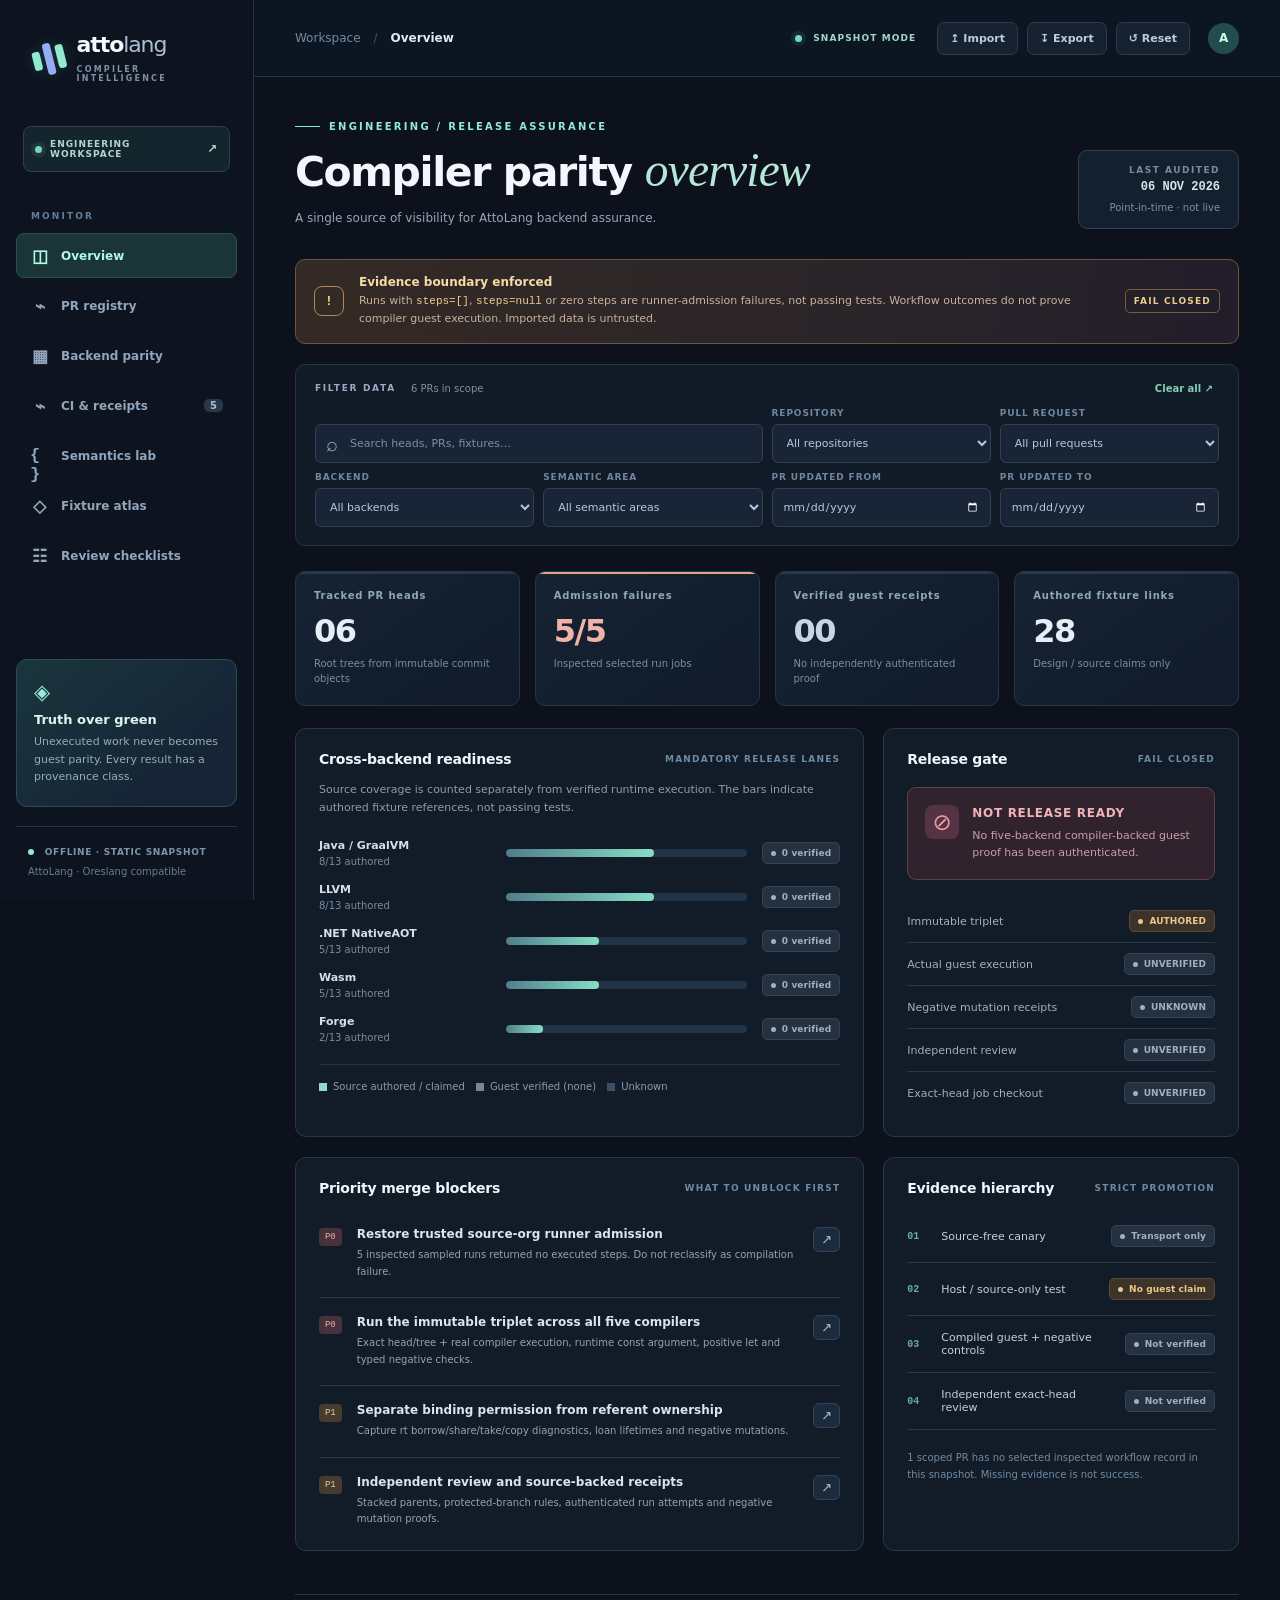
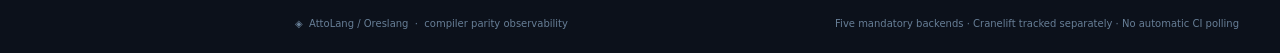
<file: immutable-parity/index.html>
<!doctype html>
<html lang="en">
<head>
  <meta charset="UTF-8">
  <meta name="viewport" content="width=device-width,initial-scale=1">
  <meta name="theme-color" content="#0b111e">
  <meta name="description" content="AttoLang compiler parity command center. A fail-closed, point-in-time evidence dashboard for five compiler backends.">
  <title>AttoLang · Compiler Parity</title>
  <style>
:root{color-scheme:dark;--bg:#0c111b;--sidebar:#0d1420;--panel:#121b28;--panel2:#172230;--border:#263446;--faint:#6f839a;--muted:#91a4bb;--text:#ced9e8;--white:#f3f7fd;--mint:#91ead1;--cyan:#7cb9e3;--yellow:#eec681;--red:#e89da8;--font:'DM Sans',Inter,system-ui,-apple-system,sans-serif;--mono:'DM Mono',ui-monospace,Consolas,monospace}
*{box-sizing:border-box}html{scroll-behavior:smooth}body{margin:0;background:var(--bg);color:var(--text);font-family:var(--font);font-size:13px;min-width:320px}button,input,select{font:inherit}button{cursor:pointer}button:focus-visible,input:focus-visible,select:focus-visible,a:focus-visible{outline:2px solid var(--mint);outline-offset:3px}h1,h2,h3,p{margin:0}a{color:var(--mint);text-decoration:none}a:hover{text-decoration:underline}code,pre,.hash{font-family:var(--mono)}code{color:#b2dfd1}.shell{min-height:100vh;display:flex}.sidebar{width:254px;min-height:100vh;flex:none;position:sticky;top:0;align-self:flex-start;height:100vh;background:var(--sidebar);border-right:1px solid #253348;padding:33px 16px 23px;display:flex;flex-direction:column;z-index:30}.brand{display:flex;align-items:center;gap:11px;padding:1px 16px 43px}.brand strong{display:block;font-weight:800;font-size:22px;letter-spacing:-1.1px;line-height:1;color:#f3faff}.brand strong span{font-weight:500;color:#adc0d3}.brand small{font-size:8px;letter-spacing:2.2px;font-weight:800;color:#7e91a6;display:block;margin-top:9px}.brandmark{height:37px;width:37px;display:flex;align-items:center;justify-content:center;gap:4px;transform:rotate(-14deg)}.brandmark span{display:block;width:8px;background:var(--mint);border-radius:3px;box-shadow:0 0 14px #78dac42b}.brandmark span:nth-child(1){height:19px}.brandmark span:nth-child(2){height:32px;background:#94aef5}.brandmark span:nth-child(3){height:24px}.workspace-tag{margin:0 7px 39px;padding:12px 11px;font-size:9px;font-weight:800;letter-spacing:1px;border:1px solid #2c4149;border-radius:8px;background:#15252d;color:#afd8cc;display:flex;align-items:center;gap:8px}.pulse{display:inline-block;width:7px;height:7px;border-radius:50%;background:#72d8bf;box-shadow:0 0 0 4px #72d8bf19;flex:none}.mini-chevron{margin-left:auto;font-size:12px}.menu-caption{color:#637d98;font-size:9px;font-weight:800;letter-spacing:2.1px;padding:0 15px 12px}nav{display:flex;flex-direction:column;gap:5px}.nav-item{width:100%;border:1px solid transparent;border-radius:8px;background:none;color:#91a5bc;display:flex;gap:12px;align-items:center;padding:12px 13px;text-align:left;font-size:12px;font-weight:700}.nav-item:hover{background:#1b2a3b;color:white}.nav-item.active{background:#1b3438;border-color:#2b5251;color:#b0f9e2}.nav-item .nav-icon{height:19px;width:19px;display:inline-grid;place-items:center;font-family:var(--mono);font-size:17px}.nav-item small{margin-left:auto;background:#283849;padding:1px 6px;border-radius:5px;color:#aebed0}.sidebar-bottom{margin-top:auto}.side-card{background:linear-gradient(140deg,#1a353d,#162436 76%);border:1px solid #2b4c55;border-radius:11px;padding:20px 17px;color:#adc2ce}.side-card-icon{font-size:21px;color:#98ebd9;margin-bottom:8px}.side-card strong{display:block;color:#dcf6ef;margin-bottom:6px;font-size:13px}.side-card p{font-size:11px;line-height:1.6;color:#92aeb6}.sidebar-foot{border-top:1px solid var(--border);padding:20px 12px 0;margin-top:19px;font-size:9px;font-weight:800;letter-spacing:.65px;color:#7f94aa}.small-dot{display:inline-block;height:6px;width:6px;border-radius:100%;background:#9ae8ce;margin-right:7px}.sidebar-foot small{display:block;margin-top:9px;letter-spacing:0;font-weight:500;font-size:10px;color:#687d92}.main{flex:1;min-width:0}.topbar{height:77px;display:flex;justify-content:space-between;align-items:center;padding:0 clamp(20px,3.2vw,54px);background:#0e1623eb;border-bottom:1px solid var(--border);position:sticky;top:0;z-index:20;backdrop-filter:blur(12px)}.crumbs{display:flex;align-items:center;gap:13px;font-size:12px}.crumb-light{font-weight:500;color:#758ba2}.slash{color:#3d5067}.crumbs b{color:#e2ebf5}.top-right{display:flex;align-items:center;gap:9px}.top-badge{display:flex;align-items:center;gap:11px;font-size:9px;font-weight:800;letter-spacing:1.1px;color:#9fd9c6;margin-right:12px}.top-btn{color:#c0ccdb;border:1px solid #2b3a4a;border-radius:7px;background:#162231;padding:9px 12px;font-size:11px;font-weight:700}.top-btn:hover{background:#223144}.avatar{margin-left:9px;width:31px;height:31px;background:#254c4d;color:#c3ffe6;display:grid;place-items:center;border-radius:50%;font-size:12px;font-weight:800}.mobile-toggle{display:none}.content{max-width:1810px;margin:auto;padding:44px clamp(18px,3.2vw,54px) 25px}.heading{display:flex;justify-content:space-between;align-items:flex-end;gap:22px;margin-bottom:30px}.eyebrow{color:var(--mint);letter-spacing:2.25px;font-size:10px;font-weight:800;display:flex;align-items:center;gap:9px}.eyebrow-bar{height:1px;width:25px;background:var(--mint)}h1{font-size:clamp(28px,3.2vw,43px);letter-spacing:-1.4px;color:var(--white);line-height:1.11;margin-top:12px;font-weight:700}.serif-accent{font-family:'Instrument Serif',Georgia,serif;font-style:italic;font-size:1.16em;font-weight:400;color:#b5e6d8;letter-spacing:-.8px}.heading p{color:#93a6bb;font-size:12px;margin-top:12px;line-height:1.65}.heading-stamp{border:1px solid #2e4253;background:#14202d;border-radius:9px;padding:14px 18px;min-width:161px;text-align:right}.heading-stamp span{font-size:9px;letter-spacing:1.5px;font-weight:800;color:#748ba0;display:block}.heading-stamp strong{color:#d5e6ee;font-family:var(--mono);font-size:12px;display:block;margin:5px 0}.heading-stamp small{color:#7a90a6;font-size:10px}.warning{border:1px solid #72533d;background:linear-gradient(95deg,#342a25,#27232a 75%,#211e2a);border-radius:10px;padding:15px 18px;display:flex;gap:15px;align-items:center;margin-bottom:20px}.warning-glyph{width:30px;height:30px;border:1px solid #b08759;color:#f1ce88;border-radius:8px;display:grid;place-items:center;font-weight:800;font-family:var(--mono);flex:none}.warning strong{font-size:12px;color:#f4dca8;display:block;margin-bottom:3px}.warning p{font-size:11px;color:#c9b29b;line-height:1.6}.warning code{color:#f0cd94}.warning-state{font-size:9px;font-weight:800;letter-spacing:1.2px;color:#eccc8b;border:1px solid #765c3f;border-radius:5px;padding:6px 8px;margin-left:auto;white-space:nowrap}.filter-panel{background:#111a27;border:1px solid var(--border);padding:17px 19px 18px;border-radius:10px;margin-bottom:25px}.filter-panel-head{display:flex;align-items:center;justify-content:space-between;margin-bottom:13px}.filter-panel-head>div{display:flex;gap:15px;align-items:center}.filter-panel-head b{font-size:9px;letter-spacing:1.7px;color:#98abc1}.filter-panel-head span{font-size:10px;color:#7c90a5}.text-btn{border:0;background:none;color:#83cfb7;font-size:10px;font-weight:700}.filters{display:grid;grid-template-columns:minmax(175px,1.45fr) repeat(4,minmax(122px,1fr)) repeat(2,minmax(113px,.8fr));gap:9px}.filters label{min-width:0;position:relative}.filters label>span:not(.search-field span){font-size:9px;font-weight:700;color:#71869d;letter-spacing:.9px;display:block;margin-bottom:6px}.filters select,.filters input{background:#192536;color:#b7c8dc;border:1px solid #304155;border-radius:6px;outline:none;width:100%;height:39px;padding:0 10px;min-width:0;font-size:11px}.filters input[type='date']{color-scheme:dark}.search-field{align-self:end;position:relative}.search-field span{position:absolute;left:11px;top:8px;font-size:20px;line-height:24px;color:#9cb3c4}.search-field input{padding-left:34px}.filters input::placeholder{color:#7890aa}.metrics{display:grid;grid-template-columns:repeat(4,minmax(0,1fr));gap:15px;margin-bottom:22px}.metric{border:1px solid #263649;border-radius:10px;background:linear-gradient(145deg,#162332,#111b29);padding:21px 22px;min-height:133px;position:relative;overflow:hidden}.metric:before{content:'';position:absolute;top:0;left:0;right:0;height:2px;background:#5e89a33b}.metric.danger:before{background:#e5a18a}.metric-label{font-size:10px;letter-spacing:.8px;font-weight:750;color:#8fa6bb}.metric strong{display:block;color:#e5eef6;font-size:36px;line-height:1.16;letter-spacing:-1.5px;margin:12px 0 6px;font-weight:700}.metric.danger strong{color:#f1b3a9}.metric.muted strong{color:#c6d7e3}.metric-detail{font-size:10px;color:#758fa6;line-height:1.55}.dashboard-grid{display:grid;grid-template-columns:1.6fr 1fr;gap:19px}.surface{border:1px solid #28384b;border-radius:11px;background:var(--panel);min-width:0;padding:22px 23px}.surface.wide{min-width:0}.section-head{display:flex;align-items:center;justify-content:space-between;gap:14px;margin-bottom:14px}.section-head h2{font-size:14px;font-weight:750;letter-spacing:-.2px;color:#eff6fc}.section-head>span{font-size:9px;color:#6e8aa2;letter-spacing:1.2px;font-weight:800;text-align:right}.helper-text{color:#8b9db0;font-size:11px;line-height:1.65;margin-bottom:18px}.backend-bars{display:flex;flex-direction:column;gap:16px;margin-top:22px}.backend-bar-row{display:grid;grid-template-columns:minmax(122px,1fr) minmax(80px,1.4fr) auto;gap:15px;align-items:center}.backend-bar-name{display:flex;flex-direction:column;gap:4px;color:#d3dfed;font-size:11px;font-weight:700}.bar-sub{font-size:10px;color:#768da3;font-weight:400}.bar-track{height:8px;background:#223448;border-radius:5px;overflow:hidden}.bar-track span{display:block;height:100%;background:linear-gradient(90deg,#507e8b,#86dec6);border-radius:5px}.chip{display:inline-flex;gap:6px;align-items:center;white-space:nowrap;max-width:100%;font-weight:750;font-size:9px;letter-spacing:.1px;padding:5px 8px;border:1px solid transparent;border-radius:5px}.chip i{height:5px;width:5px;display:inline-block;background:currentColor;border-radius:50%;flex:none}.chip.unknown{background:#233141;color:#a0b0bf;border-color:#334257}.chip.bad{background:#3d2a33;color:#f4a8b6;border-color:#613e4d}.chip.warn{background:#3d3429;color:#edc68c;border-color:#5b4a37}.chip.info{background:#253b43;color:#95d4e4;border-color:#385765}.card-bottom-note{border-top:1px solid #263447;margin-top:21px;padding-top:16px;display:flex;gap:11px;flex-wrap:wrap;align-items:center;font-size:10px;color:#899cb2}.legend-box{height:8px;width:8px;display:inline-block;margin-right:-5px}.legend-box.authored{background:#8ed9c4}.legend-box.verified{background:#6f8996}.legend-box.notknown{background:#3c5066}.gate-hero{border:1px solid #623e49;background:#31232d;border-radius:9px;padding:17px;display:flex;align-items:flex-start;gap:13px;margin:20px 0}.gate-symbol{width:34px;height:34px;border-radius:8px;color:#eb9aaa;background:#543442;display:grid;place-items:center;font-size:23px;flex:none}.gate-hero strong{color:#f1b2b8;font-size:12px;letter-spacing:.7px}.gate-hero p{color:#c79fa8;font-size:11px;margin-top:7px;line-height:1.6}.gate-lines{display:flex;flex-direction:column}.keyline{display:flex;align-items:center;justify-content:space-between;gap:8px;padding:10px 0;border-bottom:1px solid #283747}.keyline:last-child{border:0}.keyline>span:first-child{color:#9fb0c1;font-size:11px}.below{margin-top:20px}.tasks{margin-top:5px}.task{display:flex;align-items:flex-start;gap:15px;border-bottom:1px solid #28384b;padding:17px 0}.task:last-child{border-bottom:0;padding-bottom:0}.priority{display:block;border-radius:4px;padding:4px 6px;font-size:9px;font-family:var(--mono);font-weight:500;flex:none;margin-top:1px}.priority.p0{color:#f4aaab;background:#47313b}.priority.p1{color:#e8c794;background:#453c2f}.task>div{flex:1}.task strong{display:block;color:#dae5f0;font-size:12px;margin-bottom:6px}.task p{color:#91a4b5;font-size:10px;line-height:1.65}.arrow-btn{background:#1c2b3b;color:#a9c1d4;border:1px solid #324258;border-radius:6px;padding:4px 7px}.hierarchy{display:flex;flex-direction:column}.hierarchy>div{display:grid;grid-template-columns:24px minmax(90px,1fr) auto;align-items:center;gap:10px;padding:15px 0;border-bottom:1px solid #2b384a}.hierarchy>div b{font-size:10px;font-family:var(--mono);color:#6ea9a8}.hierarchy>div span:not(.chip){font-size:11px;color:#c2cfdd}.fineprint{color:#718aa1;font-size:10px;line-height:1.65;margin-top:20px}.table-surface{padding:23px 0 12px}.table-surface>.section-head,.table-surface>.helper-text,.matrix-legend{margin-left:23px;margin-right:23px}.table-scroll{overflow:auto}.table-scroll table{width:100%;border-collapse:collapse;text-align:left;min-width:820px}.table-scroll th{font-size:9px;letter-spacing:1px;font-weight:800;color:#8093a9;background:#172432;padding:14px 15px;border-top:1px solid #304053;border-bottom:1px solid #304053}.table-scroll td{font-size:11px;padding:17px 15px;border-bottom:1px solid #263549;vertical-align:middle;color:#b6c5d4}.table-scroll tr:last-child td{border-bottom:0}.table-scroll tr.clickable{cursor:pointer}.table-scroll tr.clickable:hover td{background:#1b2938}.table-scroll td strong{display:block;color:#e2ebf3;font-size:11px;margin-bottom:3px;font-weight:750}.table-scroll td small{display:block;color:#7e94ac;font-size:10px;line-height:1.5;max-width:275px}.table-secondary{color:#8bd9c1;font-family:var(--mono)}.backend-tag{padding:5px 7px;background:#223343;border-radius:5px;color:#b8cede;display:inline-block;font-size:10px;white-space:nowrap}.hash{font-size:11px;color:#9cdbc9;font-weight:500;white-space:nowrap}.arrow-cell{color:#7bb8ac;font-size:16px}.slim-explainer{margin:17px 0 0;padding:16px;color:#8299ac;font-size:11px;border:1px solid #263b43;border-radius:8px;background:#15232d}.slim-explainer strong{color:#b6d9d2}.matrix-legend{display:flex;gap:9px;margin-bottom:18px;flex-wrap:wrap}.matrix-table{min-width:1050px!important}.matrix-table th:not(:first-child){text-align:center;min-width:115px}.matrix-table th small{display:block;font-size:8px;color:#678da1;margin-top:5px}.matrix-table td:not(:first-child){text-align:center}.matrix-table td:first-child{min-width:242px}.note-cards{display:grid;grid-template-columns:repeat(3,1fr);gap:17px;margin-top:18px}.note-cards>div{border:1px solid #2a3a48;background:#131e2c;border-radius:9px;padding:18px}.note-cards strong{display:block;font-size:11px;color:#e0ecf5;margin-bottom:8px}.note-cards p{font-size:10px;color:#8b9db0;line-height:1.6}.compact-metrics .metric{min-height:126px}.bad-number{font-family:var(--mono);color:#efacb5!important}.evidence-columns{display:grid;grid-template-columns:repeat(3,1fr);gap:18px;margin-top:19px}.evidence-columns .surface{min-height:225px}.empty-state{text-align:center;padding:20px 6px 14px}.empty-state>span{display:block;font-size:28px;color:#678d98;margin:0 auto 15px}.empty-state strong{color:#cadce7;display:block;font-size:12px}.empty-state p{color:#8da1b4;font-size:11px;line-height:1.6;margin-top:7px}.empty{padding:25px;text-align:center;color:#7e94a8}.semantics-intro{padding:26px 28px 28px;border:1px solid #34514e;border-radius:12px;background:radial-gradient(ellipse at right top,#20504b 0,#182f34 24%,#14242d 63%)}.intro-label{font-family:var(--mono);font-size:9px;color:#91dcca;letter-spacing:2px}.semantics-intro h2{font-size:27px;line-height:1.2;color:#eefaf6;letter-spacing:-.7px;margin:12px 0 10px}.semantics-intro em{font-family:'Instrument Serif',Georgia,serif;color:#a4f2dd;font-weight:400;font-size:1.15em}.semantics-intro>p{font-size:12px;color:#9cbdc2;line-height:1.7;max-width:760px}.equivalence-cards{display:grid;grid-template-columns:repeat(3,1fr);gap:14px;margin-top:25px}.eq-card{border:1px solid #375955;background:#182e34cb;border-radius:9px;padding:19px}.eq-num{font-size:9px;font-weight:800;letter-spacing:1px;color:#8ac0b4}.eq-card pre{background:#0f2026;border:1px solid #2b4f4b;padding:14px;margin:15px 0 12px;overflow:auto;border-radius:6px;color:#bfe9db;font-size:12px;white-space:pre-wrap}.eq-card p{font-size:10px;color:#a4bfc4;line-height:1.55;min-height:46px;margin-bottom:14px}.semantic-switch{display:flex;gap:6px;margin:16px 0;flex-wrap:wrap}.semantic-switch button{padding:9px 11px;background:#1e2b3a;border:1px solid #334253;border-radius:6px;color:#9db2c7;font-size:10px;font-weight:700}.semantic-switch button.selected{color:#bbf8e3;border-color:#47796e;background:#29453f}.semantic-detail{display:grid;grid-template-columns:1fr 1fr;gap:22px;align-items:center}.code-panel{background:#0c1622;border:1px solid #273c4d;border-radius:7px;overflow:hidden}.code-head{padding:10px 13px;display:flex;justify-content:space-between;background:#172536;border-bottom:1px solid #2a4153;color:#708ba1;font-size:9px;font-weight:800;letter-spacing:1px}.code-panel pre{color:#b9e8d4;padding:19px;font-size:11px;line-height:1.95;white-space:pre-wrap;overflow:auto;margin:0;min-height:155px}.semantic-text h3{color:#e4eff5;font-size:15px;margin-bottom:12px}.semantic-text p{color:#9fb2c3;font-size:11px;line-height:1.8}.semantic-expected{border-top:1px solid #2b3d4e;margin-top:24px;padding-top:13px;font-size:9px;font-weight:800;letter-spacing:1px;color:#7caeaa}.semantic-expected span{display:block;margin-top:8px;font-weight:500;letter-spacing:0;color:#c9a980;font-size:10px}.semantic-asserts>div{display:flex;gap:11px;align-items:flex-start;padding:13px 0;border-bottom:1px solid #27374a}.semantic-asserts>div:last-child{border:0}.semantic-asserts>div span{width:23px;height:23px;border-radius:6px;background:#24403d;color:#a0e8d6;display:grid;place-items:center;flex:none}.semantic-asserts>div:nth-child(n+3) span{background:#45303b;color:#efa5b2}.semantic-asserts strong{font-size:11px;display:block;margin-bottom:4px;color:#deebf1}.semantic-asserts p{font-size:10px;color:#89a0b4;line-height:1.5}.fixture-grid{display:grid;grid-template-columns:repeat(3,minmax(0,1fr));gap:13px;padding:0 23px 14px}.fixture-card{background:#172333;border:1px solid #2d4052;color:inherit;border-radius:9px;min-width:0;padding:18px;text-align:left;display:flex;flex-direction:column;min-height:238px}.fixture-card:hover{background:#203244;border-color:#47776d}.fixture-top{display:flex;justify-content:space-between;align-items:center;gap:8px}.fixture-id{font-size:10px;color:#8ed9c7;font-family:var(--mono)}.fixture-card h3{font-size:13px;color:#e0ebf6;margin:14px 0 13px}.fixture-card pre{font-size:10px;line-height:1.75;color:#c1d5d9;background:#0f1b28;padding:14px;border:1px solid #2c3d4d;border-radius:6px;white-space:pre-wrap;word-break:break-word;flex:1;margin:0}.fixture-bottom{display:flex;justify-content:space-between;gap:11px;color:#839eb1;font-size:10px;margin-top:14px}.fixture-bottom span:last-child{font-size:16px;color:#97d8cd}.checklist-intro{padding:19px;border:1px solid #315146;background:#142b2c;border-radius:9px;margin-bottom:19px;display:flex;justify-content:space-between;gap:17px;align-items:center}.checklist-intro strong{color:#d9f4ed;font-size:12px}.checklist-intro p{color:#8bbab4;font-size:11px;line-height:1.65;margin-top:6px}.checklist-grid{display:grid;grid-template-columns:repeat(2,minmax(0,1fr));gap:18px}.checklist{padding:22px}.checklist-top{display:flex;align-items:flex-start;justify-content:space-between;gap:10px}.checklist-icon{font-size:19px;color:#8ee3cc;margin-bottom:9px}.checklist h2{font-size:14px;color:#edf5fa}.checklist p{font-size:10px;color:#8fa3b6;margin-top:7px}.check-progress{height:4px;background:#28394b;border-radius:6px;overflow:hidden;margin:22px 0 10px}.check-progress span{background:#83d7ba;height:100%;display:block}.check-items{display:flex;flex-direction:column}.check-item{padding:13px 0;border-bottom:1px solid #283647;display:flex;gap:11px;align-items:flex-start;color:#b3c2d1;font-size:11px;line-height:1.6;cursor:pointer}.check-item:last-child{border:0}.check-item input{accent-color:#8ad9c3;margin:2px 0 0;flex:none}.check-item input:checked+span{color:#8ca6a1;text-decoration:line-through}footer{border-top:1px solid #27374b;padding-top:23px;margin-top:43px;display:flex;justify-content:space-between;gap:16px;color:#677e96;font-size:10px}.overlay{position:fixed;inset:0;background:#050a10c4;z-index:39;backdrop-filter:blur(3px)}[hidden]{display:none!important}.drawer{position:fixed;z-index:40;background:#101a28;width:min(530px,100vw);height:100vh;overflow:auto;top:0;right:0;box-shadow:-25px 0 75px #0008;border-left:1px solid #3a4d60}.drawer-open{overflow:hidden}.drawer-top{padding:22px 27px;display:flex;align-items:center;justify-content:space-between;border-bottom:1px solid #2c3c50}.drawer-kicker{font-family:var(--mono);color:#7da99e;font-size:10px;letter-spacing:1px}.close-btn{font-size:24px;line-height:1;background:#1b2d3e;color:#b9cbdb;border:1px solid #33475c;border-radius:8px;height:32px;width:34px}.drawer-body{padding:29px 27px 45px}.drawer-heading .drawer-breadcrumb{color:#77aeab;font-size:10px;letter-spacing:1px;font-weight:750}.drawer-heading h2{font-size:30px;color:#eff7fb;margin:12px 0}.drawer-heading p{color:#a5b7c7;font-size:13px;line-height:1.65;margin-bottom:17px}.detail-section{border-top:1px solid #2c3c50;padding-top:21px;margin-top:24px}.detail-section h3{font-size:13px;color:#e4f0f7;margin-bottom:16px}.detail-section>label{color:#91a2b5;font-size:10px;font-weight:750;letter-spacing:.7px;display:flex;justify-content:space-between;margin:17px 0 8px}.detail-section>label>span{color:#71899f;font-weight:500}.copy-value{padding:13px 12px;background:#0d1824;border:1px solid #2a3c4e;border-radius:7px;word-break:break-all;font-size:10px}.detail-fine{font-size:10px;color:#8da2b4;line-height:1.8;margin-top:14px}.blockers{padding-left:18px;margin:0;color:#b3c3d2;font-size:11px;line-height:2}.drawer-run{padding:13px;background:#1c2a3b;margin-bottom:8px;border-radius:7px}.drawer-run p{font-size:10px;color:#95a9b9;margin-top:6px}.drawer-actions{padding-top:28px}.drawer-actions a{display:inline-flex;padding:11px 14px;border-radius:8px;color:#0c2926;background:#93e7cf;font-weight:800;font-size:12px}.detail-rows{display:flex;flex-direction:column}.detail-rows div{display:flex;align-items:center;justify-content:space-between;gap:10px;padding:10px 0;border-bottom:1px solid #2b3e50}.detail-rows span{color:#98acbe;font-size:11px}.detail-rows b{font-size:10px;color:#dbe7f3;max-width:60%;text-align:right}.drawer-code pre{min-height:70px}.fixture-association{display:flex;align-items:center;justify-content:space-between;padding:13px 0;border-bottom:1px solid #2a3d50;gap:10px}.fixture-association strong,.fixture-association small{display:block}.fixture-association strong{font-size:11px}.fixture-association small{font-size:10px;color:#819aae;margin-top:4px}.toast{position:fixed;bottom:27px;left:50%;transform:translate(-50%,30px);background:#25483f;color:#dbfff3;border:1px solid #4c8a77;border-radius:8px;padding:13px 18px;z-index:50;opacity:0;pointer-events:none;transition:all .2s;font-size:12px;box-shadow:0 14px 45px #0008}.toast.show{opacity:1;transform:translate(-50%,0)}
@media(max-width:1380px){.filters{grid-template-columns:repeat(4,minmax(0,1fr))}.search-field{grid-column:span 2}.metric{padding:18px}.metric strong{font-size:32px}}@media(max-width:1100px){.sidebar{width:218px;padding-left:12px;padding-right:12px}.dashboard-grid{grid-template-columns:1fr}.evidence-columns{grid-template-columns:1fr 1fr}.fixture-grid{grid-template-columns:1fr 1fr}.semantic-detail{grid-template-columns:1fr 1fr}.heading-stamp{min-width:130px}.top-badge{display:none}}@media(max-width:940px){.sidebar{position:fixed;left:0;top:0;bottom:0;transform:translateX(-100%);transition:transform .2s;width:255px}.sidebar.open{transform:translateX(0);box-shadow:15px 0 50px #0009}.mobile-toggle{display:inline-block;background:#1e2d3c;border:1px solid #334758;color:#b0c7cf;border-radius:6px;padding:6px 10px}.topbar{height:68px}.content{padding-top:28px}.top-badge{display:none}}@media(max-width:690px){.heading{align-items:flex-start}.heading-stamp{display:none}.content{padding:24px 17px}.filters{grid-template-columns:1fr 1fr}.search-field{grid-column:span 2}.metrics{grid-template-columns:1fr 1fr}.metric{min-height:115px}.metric strong{font-size:27px}.equivalence-cards{grid-template-columns:1fr}.semantic-detail{grid-template-columns:1fr}.evidence-columns{grid-template-columns:1fr}.fixture-grid{grid-template-columns:1fr}.note-cards{grid-template-columns:1fr}.checklist-grid{grid-template-columns:1fr}.topbar{padding:0 15px}.top-right{gap:5px}.top-btn{padding:8px;font-size:11px}.top-btn span{display:none}.avatar{display:none}.warning-state{display:none}.warning{align-items:flex-start}.backend-bar-row{grid-template-columns:115px minmax(40px,1fr) auto;gap:8px}.card-bottom-note{gap:9px}.checklist-intro{align-items:flex-start;flex-direction:column}footer{flex-direction:column}.semantics-intro{padding:20px}.semantics-intro h2{font-size:25px}}@media(max-width:430px){.metrics{gap:8px}.metric{padding:13px}.metric-label{font-size:9px}.metric-detail{font-size:9px}.filters{gap:8px}.surface{padding:16px}.table-surface{padding:20px 0 8px}.table-surface>.section-head,.table-surface>.helper-text,.matrix-legend{margin-left:15px;margin-right:15px}.fixture-grid{padding:0 14px 12px}.brand{padding-bottom:31px}}

</style>
</head>
<body>
<div class="shell">
  <aside id="sidebar" class="sidebar" aria-label="Main navigation">
    <div class="brand"><div class="brandmark"><span></span><span></span><span></span></div><div><strong>atto<span>lang</span></strong><small>COMPILER INTELLIGENCE</small></div></div>
    <div class="workspace-tag"><span class="pulse"></span> ENGINEERING WORKSPACE <span class="mini-chevron">↗</span></div>
    <div class="menu-caption">MONITOR</div>
    <nav id="nav" aria-label="Dashboard pages"></nav>
    <div class="sidebar-bottom">
      <div class="side-card"><div class="side-card-icon">◈</div><strong>Truth over green</strong><p>Unexecuted work never becomes guest parity. Every result has a provenance class.</p></div>
      <div class="sidebar-foot"><span class="small-dot"></span> OFFLINE · STATIC SNAPSHOT <small>AttoLang · Oreslang compatible</small></div>
    </div>
  </aside>
  <main class="main">
    <header class="topbar">
      <div class="crumbs"><button class="mobile-toggle" id="menuToggle" aria-label="Toggle menu">☰</button><span class="crumb-light">Workspace</span><span class="slash">/</span><b id="crumb">Overview</b></div>
      <div class="top-right"><span class="top-badge"><span class="pulse"></span> SNAPSHOT MODE</span><button id="importBtn" class="top-btn" title="Import an untrusted JSON snapshot">↥ <span>Import</span></button><button id="exportBtn" class="top-btn" title="Export this filtered dataset">↧ <span>Export</span></button><button id="resetBtn" class="top-btn reset-btn">↺ <span>Reset</span></button><div class="avatar" title="AttoLang engineering workspace">A</div><input type="file" id="importFile" accept="application/json,.json" hidden></div>
    </header>
    <div class="content">
      <section class="heading"><div><div class="eyebrow"><span class="eyebrow-bar"></span> ENGINEERING / RELEASE ASSURANCE</div><h1 id="pageTitle">Compiler parity <span class="serif-accent">overview</span></h1><p id="pageDescription">One evidence surface for compiler heads, CI execution and language semantics.</p></div><div class="heading-stamp"><span id="auditLabel">LAST AUDITED</span><strong id="auditValue">06 NOV 2026</strong><small id="auditNote">Point-in-time · not live</small></div></section>
      <div class="warning" role="note"><div class="warning-glyph">!</div><div><strong>Evidence boundary enforced</strong><p>Runs with <code>steps=[]</code>, <code>steps=null</code> or zero steps are runner-admission failures, not passing tests. Workflow outcomes do not prove compiler guest execution. Imported data is untrusted.</p></div><span class="warning-state">FAIL CLOSED</span></div>
      <section class="filter-panel" aria-label="Global filters"><div class="filter-panel-head"><div><b>FILTER DATA</b><span id="filterCount">All records</span></div><button id="clearFilters" class="text-btn">Clear all ↗</button></div><div class="filters"><label class="search-field"><span>⌕</span><input id="searchFilter" type="search" placeholder="Search heads, PRs, fixtures…" aria-label="Search"></label><label><span>REPOSITORY</span><select id="repoFilter"></select></label><label><span>PULL REQUEST</span><select id="prFilter"></select></label><label><span>BACKEND</span><select id="backendFilter"></select></label><label><span>SEMANTIC AREA</span><select id="areaFilter"></select></label><label><span>PR UPDATED FROM</span><input type="date" id="fromFilter"></label><label><span>PR UPDATED TO</span><input type="date" id="toFilter"></label></div></section>
      <section id="view" aria-live="polite"></section>
      <footer><div>◈ &nbsp;AttoLang / Oreslang &nbsp;·&nbsp; compiler parity observability</div><div>Five mandatory backends · Cranelift tracked separately · No automatic CI polling</div></footer>
    </div>
  </main>
</div>
<div class="overlay" id="overlay" hidden></div>
<aside class="drawer" id="drawer" hidden aria-label="Evidence detail" role="dialog" aria-modal="true"><div id="drawerContent"></div></aside>
<div class="toast" id="toast" role="status" aria-live="polite"></div>
<script>
/* Shared, dependency-free evidence policy. Fail closed, including on untrusted imports. */
(function(root){
  'use strict';
  function isSha(x){return typeof x==='string'&&/^[0-9a-f]{40}$/i.test(x)}
  function day(x){if(typeof x!=='string'||!/^[0-9]{4}-[0-9]{2}-[0-9]{2}$/.test(x))return null;const d=new Date(x+'T00:00:00.000Z');return Number.isFinite(+d)&&d.toISOString().slice(0,10)===x?x:null}
  function classifyJob(job){
    if(!job||!Object.prototype.hasOwnProperty.call(job,'steps'))return {code:'UNINSPECTED',label:'Steps uninspected',kind:'unknown'};
    const steps=job.steps;
    if(steps===null||steps===0||(Array.isArray(steps)&&steps.length===0))return {code:'RUNNER_ADMISSION_FAILURE',label:'Runner admission failed',kind:'bad'};
    if(!Array.isArray(steps))return {code:'INVALID_STEP_RECORD',label:'Invalid step record',kind:'bad'};
    if(steps.some(s=>!s||typeof s!=='object'))return {code:'INVALID_STEP_RECORD',label:'Invalid step record',kind:'bad'};
    const started=steps.filter(s=>typeof s.started_at==='string'&&validTimestamp(s.started_at)).length;
    if(steps.some(s=>typeof s.started_at==='string'&&!validTimestamp(s.started_at)))return {code:'INVALID_STEP_RECORD',label:'Invalid step timestamp',kind:'bad'};
    if(started===0)return {code:'STEP_RECORDS_ONLY',label:'Unverified execution',kind:'warn'};
    if(started!==steps.length)return {code:'PARTIAL_STEP_RECORDS',label:'Partial execution records',kind:'warn'};
    return {code:'STEPS_EXECUTED_ONLY',label:'Steps observed · guest unverified',kind:'info'};
  }
  function classifyRun(run){
    if(!run||!Array.isArray(run.jobs)||run.jobs.length===0)return {code:'UNINSPECTED',label:'Jobs uninspected',kind:'unknown'};
    const ids=run.jobs.map(j=>j?.id).filter(x=>x!==undefined&&x!==null);
    const names=run.jobs.map(j=>j?.name).filter(x=>typeof x==='string'&&x.length);
    if(new Set(ids).size!==ids.length||new Set(names).size!==names.length)return {code:'INVALID_STEP_RECORD',label:'Duplicate job identity',kind:'bad'};
    const classes=run.jobs.map(classifyJob);
    if(classes.some(s=>s.code==='RUNNER_ADMISSION_FAILURE'))return {code:'RUNNER_ADMISSION_FAILURE',label:'Runner admission failed',kind:'bad'};
    if(classes.some(s=>s.kind==='bad'))return {code:'INVALID_STEP_RECORD',label:'Invalid job evidence',kind:'bad'};
    if(classes.some(s=>s.kind==='unknown'))return {code:'UNINSPECTED',label:'Jobs uninspected',kind:'unknown'};
    if(classes.some(s=>s.kind==='warn'))return {code:'PARTIAL',label:'Execution not established',kind:'warn'};
    return {code:'STEPS_EXECUTED_ONLY',label:'Steps observed · guest unverified',kind:'info'};
  }
  function receiptStatus(r){
    // No remote attestation channel exists on this static site. A JSON file can only assert claims.
    if(!r)return {code:'MISSING',label:'No authenticated receipt',kind:'unknown'};
    return {code:'UNTRUSTED_CLAIM',label:'Imported receipt claim · unverified',kind:'warn'};
  }
  function prGate(p, runs){
    if(!p||!isSha(p.head)||!isSha(p.tree))return {code:'BLOCKED',label:'Identity not established',kind:'bad'};
    if(p.draft||p.mergeable===false)return {code:'BLOCKED',label:'Review / merge blocked',kind:'bad'};
    if(!runs||!runs.length||runs.some(r=>classifyRun(r).code!=='STEPS_EXECUTED_ONLY'))return {code:'BLOCKED',label:'CI evidence blocked',kind:'bad'};
    return {code:'REVIEW_REQUIRED',label:'Guest + review unverified',kind:'warn'};
  }
  // Require real Gregorian calendar dates, UTC timestamps, and bounded input shapes.
  function validTimestamp(x){
    if(typeof x!=='string'||!/^[0-9]{4}-[0-9]{2}-[0-9]{2}T[0-9]{2}:[0-9]{2}:[0-9]{2}(?:\.[0-9]{1,3})?Z$/.test(x)||!day(x.slice(0,10)))return false;
    const h=Number(x.slice(11,13)),m=Number(x.slice(14,16)),s=Number(x.slice(17,19));
    return h<24&&m<60&&s<60&&Number.isFinite(Date.parse(x));
  }
  const identifier=x=>typeof x==='string'&&/^[a-zA-Z0-9._:-]{1,64}$/.test(x);
  const str=(x,max=512)=>typeof x==='string'&&x.length>0&&x.length<=max;
  const shape=x=>x!==null&&typeof x==='object'&&!Array.isArray(x);
  const unique=xs=>new Set(xs).size===xs.length;
  function validateImport(d){
    if(!shape(d)||d.schemaVersion!==2)return 'schemaVersion must be 2';
    for(const [k,max] of [['backends',20],['prs',300],['runs',500],['fixtures',300],['checklistTemplates',50]])
      if(!Array.isArray(d[k])||d[k].length>max)return 'Invalid '+k+' array';
    const expected={java:'mandatory',llvm:'mandatory',net:'mandatory',wasm:'mandatory',forge:'mandatory',cranelift:'optional'};
    const ids=d.backends.map(b=>b?.id);
    if(!unique(ids)||d.backends.some(b=>!shape(b)||!identifier(b.id)||!str(b.name,120)||!['mandatory','optional'].includes(b.kind)))return 'Invalid backend record';
    for(const [id,kind] of Object.entries(expected))if(!d.backends.some(b=>b.id===id&&b.kind===kind))return 'Missing canonical backend '+id;
    const fixtureIds=d.fixtures.map(f=>f?.id);
    if(!unique(fixtureIds)||d.fixtures.some(f=>!shape(f)||!identifier(f.id)||!str(f.label,250)||!str(f.area,120)||!str(f.expect,300)||!str(f.source,8192)||!str(f.description,2000)||!['positive','negative','contract'].includes(f.kind)))return 'Invalid fixture record';
    const prIds=d.prs.map(p=>p?.id);
    if(!unique(prIds)||d.prs.some(p=>!shape(p)||!identifier(p.id)||!/^ores-truffle-oreslang\/[a-zA-Z0-9_.-]{1,100}$/.test(p.repo)||!Number.isSafeInteger(p.pr)||p.pr<=0||!str(p.title,500)||!str(p.area,120)||!str(p.next,2000)||!str(p.backend,64)||!(ids.includes(p.backend)||p.backend==='multi')||!Array.isArray(p.coverage)||p.coverage.length>300||p.coverage.some(id=>!fixtureIds.includes(id))||!(p.head==null||isSha(p.head))||!(p.tree==null||isSha(p.tree))||!(p.updated==null||validTimestamp(p.updated))||typeof p.draft!=='boolean'||![true,false,null].includes(p.mergeable)))return 'Invalid PR record';
    const runIds=d.runs.map(r=>r?.id);
    if(!unique(runIds)||d.runs.some(r=>!shape(r)||!identifier(r.id)||!prIds.includes(r.prId)||!Number.isSafeInteger(r.run)||r.run<=0||!str(r.name,250)||!Array.isArray(r.jobs)||r.jobs.length>100||r.jobs.some(j=>!shape(j)||!Number.isSafeInteger(j.id)||j.id<=0||!str(j.name,180)||!(j.steps===null||j.steps===0||Array.isArray(j.steps))||(Array.isArray(j.steps)&&(j.steps.length>200||j.steps.some(s=>!shape(s)||(s.started_at!=null&&!validTimestamp(s.started_at))))))||!unique(r.jobs.map(j=>j.id))||!unique(r.jobs.map(j=>j.name))||!['failure','success','cancelled','skipped','neutral','timed_out','action_required',null].includes(r.conclusion)))return 'Invalid run or job record';
    const templates=d.checklistTemplates;
    if(!unique(templates.map(t=>t?.id))||templates.some(t=>!shape(t)||!identifier(t.id)||!str(t.title,250)||!str(t.subtitle,400)||!Array.isArray(t.items)||t.items.length>40||t.items.some(s=>!str(s,1000))))return 'Invalid checklist template';
    for(const k of ['receipts','canaries','negativeEvidence'])if(d[k]!=null&&(!Array.isArray(d[k])||d[k].length>500))return 'Invalid '+k+' array';
    return null;
  }
  function sanitizeChecks(v){
    const checks=Object.create(null);
    if(!shape(v))return checks;
    for(const [key,value] of Object.entries(v).slice(0,500))if(/^[a-zA-Z0-9._:-]{1,64}-[0-9]{1,2}$/.test(key)&&value===true)checks[key]=true;
    return checks;
  }
  const exposed={isSha,day,validTimestamp,classifyJob,classifyRun,receiptStatus,prGate,validateImport,sanitizeChecks};
  if(typeof module!=='undefined'&&module.exports)module.exports=exposed;
  root.ATTO_POLICY=exposed;
})(typeof window!=='undefined'?window:globalThis);
</script>
<script>
/* Connected-GitHub metadata checked 2026-11-06 (UTC). Frozen snapshot, not a live polling result.
   Heads and trees were read separately via GitHub PR metadata + git commit tree objects.
   Workflow rows are selected inspected samples, not exhaustive Actions history. */
window.ATTO_DATA={
  schemaVersion:2,
  snapshotDate:'2026-11-06',
  snapshotSource:'GitHub-connected PR metadata, Git root-tree GET and selected workflow-job GET. No independent source checkout or guest attestation.',
  backends:[
    {id:'java',name:'Java / GraalVM',label:'JVM & native-image',kind:'mandatory'},
    {id:'llvm',name:'LLVM',label:'Native codegen',kind:'mandatory'},
    {id:'net',name:'.NET NativeAOT',label:'CIL & AOT',kind:'mandatory'},
    {id:'wasm',name:'Wasm',label:'wasm32 runtime',kind:'mandatory'},
    {id:'forge',name:'Forge',label:'Independent compiler',kind:'mandatory'},
    {id:'cranelift',name:'Cranelift',label:'Distinct optional lane',kind:'optional'}
  ],
  prs:[
    {id:'java-2577',repo:'ores-truffle-oreslang/oreslang-source.java',pr:2577,backend:'java',area:'Immutable bindings',title:'Graal runtime-const triplet, mutable-let guest and semantic readonly diagnostics',head:'12e3437acd65d54522ee4f6fa06d1e38394254fa',tree:'4bd5907144aad97a7225fd486e91e53ab9d95b4a',updated:'2026-11-06T22:01:02Z',draft:true,mergeable:true,parent:'Java #2449',coverage:['idb-01','idb-02','idb-03','idb-04','idb-05','idb-06','idb-07','idb-08'],next:'Execute exact-head Graal JUnit guest with runtime initializer and negative checker diagnostics.'},
    {id:'llvm-1451',repo:'ores-truffle-oreslang/oreslang-source.llvm',pr:1451,backend:'llvm',area:'Immutable bindings',title:'Immutable diagnostic oracle plus runtime-const linked guest',head:'774f3932b486b88bad8a111d07b0913166e25e40',tree:'8ea8af445347ab1af2bf12dfea8089fbe426aea8',updated:'2026-11-06T22:01:29Z',draft:true,mergeable:true,parent:'LLVM #1301',coverage:['idb-01','idb-02','idb-03','idb-04','idb-05','idb-06','idb-07','idb-08'],next:'Run real parser → IR → Clang link → executable with dynamic runtime const and checked rejection diagnostics.'},
    {id:'net-377',repo:'ores-truffle-oreslang/oreslang-source.net',pr:377,backend:'net',area:'Immutable bindings',title:'Runtime const and readonly equivalence in structured CFG/CIL interpreter',head:'edf1866b907ab5c194fb95c9113aeba08149e8d1',tree:'d036811e511bcfc7560a3532a2fa3cdd5a3a6cab',updated:'2026-11-06T22:03:12Z',draft:true,mergeable:true,parent:'.NET #282',coverage:['idb-01','idb-02','idb-03','idb-04','idb-08'],next:'Execute structured CIL runtime-const tests and distinct NativeAOT binary proof; tests are not production semantics.'},
    {id:'wasm-400',repo:'ores-truffle-oreslang/oreslang-source.wasm',pr:400,backend:'wasm',area:'Immutable bindings',title:'Runtime const guest, mutable let and semantic readonly diagnostics',head:'2b74b28223f2df68a03a9adb513da62ccb587fb9',tree:'91f6b14ea4274796d0ca738105fe414df61ce182',updated:'2026-11-06T22:01:04Z',draft:true,mergeable:true,parent:'Merged Wasm #227',coverage:['idb-01','idb-04','idb-05','idb-06','idb-08'],next:'Require real pinned LLVM compiler; run Wasm guest 8n runtime-const and 8n mutable-let controls.'},
    {id:'forge-171',repo:'ores-truffle-oreslang/oreslang-source.forge',pr:171,backend:'forge',area:'Immutable bindings',title:'Immutable i64 locals, native calls and parity ledger',head:'98f2dee45bec71056310785deb1db1e58cb42129',tree:'0f73a760b4879c78ad8353166bcb389d5ffc7e74',updated:'2026-11-06T22:02:53Z',draft:true,mergeable:false,parent:'Standalone Forge compiler lane',coverage:['idb-01','idb-05'],next:'Reconcile with current main, run independent Forge compiler source tests and native guest; do not substitute Cranelift.'},
    {id:'conf-490',repo:'ores-truffle-oreslang/oreslang-platform-conformance',pr:490,backend:'multi',area:'Immutable bindings',title:'Runtime const, independent Forge lane and exact-head immutable receipts',head:'ab01c1ca2c955f759743e66367d2ef29099df1d4',tree:'418379ad0412c339b083bfc3eb3b346b41c8d901',updated:'2026-11-06T21:59:26Z',draft:true,mergeable:true,parent:'Conformance contract',coverage:['idb-01','idb-02','idb-03','idb-04','idb-05','idb-06','idb-07','idb-08','idb-11'],next:'Validate canonical 32-case corpus, kill forged receipt mutations, and require independent exact-head guest proofs.'}
  ],
  runs:[
    {id:'run-java',prId:'java-2577',run:42301296139,job:128179468736,name:'Graal conformance contract',jobName:'conformance',conclusion:'failure',attempt:null,headVerified:false,sourceCheckout:false,kind:'COMPILER_CANDIDATE',jobs:[{id:128179468736,name:'conformance',steps:null}]},
    {id:'run-llvm',prId:'llvm-1451',run:42301417144,job:128179867783,name:'LLVM compiler and native execution',jobName:'llvm-smoke',conclusion:'failure',attempt:null,headVerified:false,sourceCheckout:false,kind:'COMPILER_CANDIDATE',jobs:[{id:128179867783,name:'llvm-smoke',steps:null}]},
    {id:'run-net',prId:'net-377',run:42300694859,job:128177383981,name:'Strict .NET Linux x64 Native AOT',jobName:'linux-x64-compiler-and-app',conclusion:'failure',attempt:null,headVerified:false,sourceCheckout:false,kind:'COMPILER_CANDIDATE',jobs:[{id:128177383981,name:'linux-x64-compiler-and-app',steps:null}]},
    {id:'run-wasm',prId:'wasm-400',run:42301327153,job:128179571308,name:'Wasmtime AOT draft checks',jobName:'aot',conclusion:'failure',attempt:null,headVerified:false,sourceCheckout:false,kind:'COMPILER_CANDIDATE',jobs:[{id:128179571308,name:'aot',steps:null}]},
    {id:'run-conf',prId:'conf-490',run:42301160375,job:128179015589,name:'five-backend-scalar-receipt-host-only',jobName:'structural-receipts',conclusion:'failure',attempt:null,headVerified:false,sourceCheckout:false,kind:'HOST_ONLY',jobs:[{id:128179015589,name:'structural-receipts',steps:null}]}
  ],
  fixtures:[
    {id:'idb-01',label:'Implicit immutable local',area:'Immutable bindings',expect:'Accept · prints 7',kind:'positive',source:'int x = 7;\nprint(x);',description:'Typed declaration defaults to immutable binding.'},
    {id:'idb-02',label:'Inferred const local',area:'Immutable bindings',expect:'Accept · prints 7',kind:'positive',source:'const x = 7;\nprint(x);',description:'Explicit const is equivalent to typed implicit immutable binding.'},
    {id:'idb-03',label:'Typed const local',area:'Immutable bindings',expect:'Accept · prints 7',kind:'positive',source:'const int x = 7;\nprint(x);',description:'Type annotation does not add another mutability mode.'},
    {id:'idb-04',label:'Explicit mutable rebinding',area:'Rebinding / let',expect:'Accept · prints 8',kind:'positive',source:'let int x = 7;\nx = 8;\nprint(x);',description:'Only explicit mutable binding permits reassignment; the referent remains distinct.'},
    {id:'idb-05',label:'Implicit readonly reassign',area:'Rebinding / let',expect:'Compile-time reject',kind:'negative',source:'int x = 7;\nx = 8;',description:'Reject in semantic checker; generic syntax rejection is insufficient.'},
    {id:'idb-06',label:'Inferred const reassign',area:'Rebinding / let',expect:'Compile-time reject',kind:'negative',source:'const x = 7;\nx = 8;',description:'Do not confuse readonly local with constexpr value.'},
    {id:'idb-07',label:'Typed const reassign',area:'Rebinding / let',expect:'Compile-time reject',kind:'negative',source:'const int x = 7;\nx = 8;',description:'Requires stable readonly diagnostic, no guest artifact.'},
    {id:'idb-08',label:'Runtime initializer of const',area:'Runtime const',expect:'Accept · result 8 from argument 7',kind:'positive',source:'// runtime_input is a function parameter\nconst y = runtime_input + 1;\nreturn y;',description:'Const means no rebinding, not compile-time-evaluable initializer.'},
    {id:'idb-09',label:'Binding ≠ mutable referent',area:'Referent mutability',expect:'Ownership-dependent · unverified',kind:'contract',source:'// Reference contract, not an executable fixture\n// Readonly binding does not automatically freeze its referent.',description:'Track separate ownership/alias permission and mutation rules. No executable cross-backend proof.'},
    {id:'idb-10',label:'let binding + rt borrow',area:'Referent mutability',expect:'Ownership-dependent · unverified',kind:'contract',source:'// Reference contract; source syntax needs fixture pinning\n// rt borrow is a loan, not transfer of owner authority.',description:'Mutation through an exclusive loan must obey capability and lifetime checks.'},
    {id:'idb-11',label:'Eager overflow trap',area:'Runtime const',expect:'Trap per numeric policy',kind:'negative',source:'// Contract fixture: eager overflow semantics\n// Executable source and numeric bounds must be pinned.',description:'Const evaluation remains eager; no elimination of observable traps.'},
    {id:'idb-12',label:'rt take / share authority',area:'Referent mutability',expect:'Compiler-owned diagnostics needed',kind:'contract',source:'// Reference contract; source syntax not pinned\n// Taking ownership and sharing are not implicit conversions.',description:'Loan, ownership and rebinding are independent dimensions.'},
    {id:'idb-13',label:'Explicit mut binding form',area:'Rebinding / let',expect:'Grammar / guest proof unverified',kind:'contract',source:'// Contract target only — mut spelling not fixture-pinned\n// Explicit mut must not be inferred from a readonly binding.',description:'Track any approved explicit mut spelling separately from let until grammar is confirmed by a compiler-owned fixture.'}
  ],
  receipts:[],
  canaries:[],
  negativeEvidence:[],
  checklistTemplates:[
    {id:'identity',title:'Exact source identity',subtitle:'Independent head/tree/fixture provenance',items:['Read the complete 40-digit PR head SHA directly from GitHub.','Read root tree SHA from immutable Git commit object at that exact head.','Compare actual checked-out HEAD and root tree at every run attempt.','Pin canonical .atto fixture blob hashes and honor legacy .ores compatibility.','Record run ID, attempt, job ID, job name uniqueness, runner ID and toolchain digest.']},
    {id:'admission',title:'Runner admission and CI',subtitle:'No source proof without executed steps',items:['Inspect jobs individually; steps=null, [] or zero means admission failure.','Keep missing/uninspected jobs distinct from inspected zero-step jobs.','Do not count success/failure conclusion as compiler evidence without steps.','Use source-free admission canary only as transport diagnostic.','After admission, rerun immutable PR head and verify checkout identity.']},
    {id:'semantics',title:'Immutability equivalence',subtitle:'Typed-default ↔ inferred const ↔ typed const',items:['Execute all three declaration spellings with equal observable output.','Execute runtime-dependent const initializers; no constexpr-only false rejection.','Reject reassignment for all three immutable spellings in the semantic checker.','Allow explicit let/mut rebinding with a real guest output or exit assertion.','Check binding immutability independently of referent mutability / aliasing.','Pin eager overflow/trap order and no implicit coercion.']},
    {id:'guest',title:'Compiler-backed guest receipts',subtitle:'Distinct from host or source-free checks',items:['Record source compiler binary identity and supported compiler/backend mode.','Show real source parsing, type checking, IR/CIL/Wasm emission and native link where required.','Execute compiled guest with verified exit/stdout and bounded time/resources.','Reject malformed source with compiler-owned diagnostics and no published artifact.','Run false-positive, false-negative and replay/cross-head mutation probes.','Use independently authenticated receipts, not imported self-attested JSON.']},
    {id:'merge',title:'Independent merge review',subtitle:'Stop on evidence, ownership or policy gaps',items:['Resolve stacked-parent and semantic conflicts against current main.','Verify repository branch protection, CODEOWNERS and reviewer independence.','Require final-head stepful CI, valid attempt binding and negative mutation receipts.','Do not mirror private sources across organizations without authorization.','Keep draft when source-only, host-only or zero-step evidence is all that exists.','Record merged commit/tree only after an actual merge and post-merge check.']}
  ]
};
</script>
<script>
(()=>{'use strict';
const POLICY=window.ATTO_POLICY, ORIGINAL=JSON.parse(JSON.stringify(window.ATTO_DATA));
const KEY='atto.compiler.parity.checks.v1';
const NAV=[['overview','Overview','◫'],['prs','PR registry','⌁'],['matrix','Backend parity','▦'],['ci','CI & receipts','⌁'],['semantics','Semantics lab','{ }'],['fixtures','Fixture atlas','◇'],['reviews','Review checklists','☷']];
const TITLES={overview:['Compiler parity','overview','A single source of visibility for AttoLang backend assurance.'],prs:['Pull request','registry','Exact source identity, review blockers and owner-specific next gates.'],matrix:['Backend parity','matrix','Authored fixtures are not execution. Unknown lanes remain explicit.'],ci:['CI execution','ledger','Runner admission, job steps, receipt provenance and evidence classes.'],semantics:['Immutability','semantics','Three equivalent immutable bindings, one explicit rebinding boundary.'],fixtures:['Canonical fixture','atlas','Source-shape expectations, negative controls and missing guest proof.'],reviews:['Release review','checklists','Reusable human review templates — not self-attested CI verification.']};
const $=(s)=>document.querySelector(s), $$=(s)=>[...document.querySelectorAll(s)], el=(s)=>document.getElementById(s);
const esc=(v)=>String(v??'').replace(/[&<>"']/g,c=>({'&':'&amp;','<':'&lt;','>':'&gt;','"':'&quot;','\'':'&#39;'}[c]));
const sf=(s)=>s&&POLICY.isSha(s)?s.slice(0,10):'Unknown';
const printDate=s=>{if(!s)return 'Unknown';let d=new Date(s);return Number.isFinite(+d)?d.toLocaleDateString('en-US',{timeZone:'UTC',month:'short',day:'numeric',year:'numeric'}):'Unknown'};
const code=(s)=>`<code>${esc(s)}</code>`;
const chip=(text,kind='unknown')=>`<span class="chip ${esc(kind)}"><i></i>${esc(text)}</span>`;
const gh=(p)=>p&&/^ores-truffle-oreslang\/[\w.-]+$/.test(p.repo)&&Number.isSafeInteger(p.pr)&&p.pr>0?`https://github.com/${p.repo}/pull/${p.pr}`:null;
const runLink=(r,p)=>p&&/^ores-truffle-oreslang\/[\w.-]+$/.test(p.repo)&&Number.isSafeInteger(r.run)?`https://github.com/${p.repo}/actions/runs/${r.run}`:null;
const link=(url,label)=>url?`<a href="${esc(url)}" rel="noopener noreferrer" target="_blank">${esc(label)} ↗</a>`:esc(label);
const bLabel=id=>state.data.backends.find(b=>b.id===id)?.name||(id==='multi'?'Cross-backend':'Unknown');
const getPr=id=>state.data.prs.find(p=>p.id===id);
const getRun=id=>state.data.runs.find(r=>r.id===id);
let saved={};try{saved=JSON.parse(localStorage.getItem(KEY)||'{}')}catch(_){saved={}}
let state={data:ORIGINAL,imported:false,checks:POLICY.sanitizeChecks(saved?.checks),view:'overview',filters:{search:'',repo:'',pr:'',backend:'',area:'',from:'',to:''},semanticTab:'triplet'};
function save(){try{localStorage.setItem(KEY,JSON.stringify({checks:state.checks}))}catch(_){toast('Storage unavailable; export your review notes')}}
function toast(message){const t=el('toast');t.textContent=message;t.classList.add('show');clearTimeout(toast.t);toast.t=setTimeout(()=>t.classList.remove('show'),3400)}
let focusReturn=null;
function showDrawer(html){focusReturn=document.activeElement;el('drawerContent').innerHTML=`<div class="drawer-top"><div class="drawer-kicker">ATTO / DETAIL INSPECTOR</div><button type="button" id="closeDrawer" class="close-btn" aria-label="Close details">×</button></div>${html}`;el('drawer').hidden=false;el('overlay').hidden=false;document.body.classList.add('drawer-open');el('closeDrawer').focus()}
function closeDrawer(){const wasOpen=!el('drawer').hidden;el('drawer').hidden=true;el('overlay').hidden=true;document.body.classList.remove('drawer-open');if(wasOpen&&focusReturn?.focus)focusReturn.focus();focusReturn=null}
function selectOptions(node,items,label){const curr=node.value;node.innerHTML=`<option value="">${esc(label)}</option>`+items.map(([value,text])=>`<option value="${esc(value)}">${esc(text)}</option>`).join('');if(items.some(x=>x[0]===curr))node.value=curr}
function refreshOptions(){const prs=state.data.prs;selectOptions(el('repoFilter'),[...new Set(prs.map(x=>x.repo))].sort().map(x=>[x,x.split('/').at(-1)]),'All repositories');selectOptions(el('prFilter'),prs.map(x=>[x.id,`${x.repo.split('/').at(-1)} #${x.pr}`]),'All pull requests');selectOptions(el('backendFilter'),state.data.backends.map(x=>[x.id,x.name]).concat([['multi','Cross-backend']]),'All backends');selectOptions(el('areaFilter'),[...new Set(state.data.fixtures.map(x=>x.area).concat(state.data.prs.map(x=>x.area)))].sort().map(x=>[x,x]),'All semantic areas')}
function inRange(date){if(!date)return !state.filters.from&&!state.filters.to;const day=String(date).slice(0,10);return (!state.filters.from||day>=state.filters.from)&&(!state.filters.to||day<=state.filters.to)}
function textMatch(...texts){const q=state.filters.search.trim().toLowerCase();return !q||texts.some(t=>String(t??'').toLowerCase().includes(q))}
function filteredPrs(){const f=state.filters;return state.data.prs.filter(p=>(!f.repo||p.repo===f.repo)&&(!f.pr||p.id===f.pr)&&(!f.backend||p.backend===f.backend||f.backend==='cranelift'&&false)&&(!f.area||p.area===f.area)&&inRange(p.updated)&&textMatch(p.title,p.repo,p.pr,p.head,p.tree,p.area,p.next,p.parent));}
function displayClass(r){return state.imported?{code:'UNTRUSTED_IMPORT',label:'Imported execution claim · unverified',kind:'warn'}:POLICY.classifyRun(r)}
function filteredRuns(){return state.data.runs.filter(r=>{const p=getPr(r.prId);return !!p&&filteredPrs().some(x=>x.id===p.id)&&textMatch(r.name,r.jobName,r.run,p.title,p.repo,p.head)})}
function relevantFixture(fx){const f=state.filters;if(f.area&&fx.area!==f.area)return false;const prs=filteredPrs();if((f.repo||f.pr||f.backend||f.from||f.to)&&!prs.some(p=>p.coverage.includes(fx.id)))return false;return textMatch(fx.id,fx.label,fx.area,fx.source,fx.description,fx.expect)}
function filteredFixtures(){return state.data.fixtures.filter(relevantFixture)}
function knownCoverage(fixture,backend){const p=filteredPrs().find(p=>p.backend===backend&&p.coverage.includes(fixture.id));return p?'authored':'unknown'}
function nav(){el('nav').innerHTML=NAV.map(([id,label,ico])=>`<button type="button" class="nav-item ${state.view===id?'active':''}" data-view="${id}"><span class="nav-icon">${ico}</span><span>${esc(label)}</span>${id==='ci'&&state.data.runs.length?`<small>${state.data.runs.length}</small>`:''}</button>`).join('')}
function render(){nav();el('auditLabel').textContent=state.imported?'IMPORTED SOURCE':'LAST AUDITED';el('auditValue').textContent=state.imported?'UNVERIFIED':'06 NOV 2026';el('auditNote').textContent=state.imported?'User-supplied claims · not audited':'Point-in-time · not live';const [before,accent,desc]=TITLES[state.view];el('crumb').textContent=NAV.find(x=>x[0]===state.view)[1];el('pageTitle').innerHTML=`${before} <span class="serif-accent">${accent}</span>`;el('pageDescription').textContent=desc;const n=filteredPrs().length;el('filterCount').textContent=`${n} PR${n===1?'':'s'} in scope${state.imported?' · UNTRUSTED IMPORT':''}`;el('view').innerHTML=({overview,prs,ci,matrix,semantics,fixtures,reviews})[state.view]();}
function metric(value,label,detail,kind=''){return `<div class="metric ${kind}"><div class="metric-label">${esc(label)}</div><strong>${esc(value)}</strong><div class="metric-detail">${esc(detail)}</div></div>`}
function miniRow(label,value,kind){return `<div class="keyline"><span>${esc(label)}</span>${chip(value,kind)}</div>`}
function headline(title,meta=''){return `<div class="section-head"><h2>${esc(title)}</h2><span>${esc(meta)}</span></div>`}
function overview(){const prs=filteredPrs(),runs=filteredRuns(),failed=runs.filter(r=>displayClass(r).code==='RUNNER_ADMISSION_FAILURE'),unknown=prs.filter(p=>!runs.some(r=>r.prId===p.id));const back=state.data.backends.filter(b=>b.kind==='mandatory'&&(!state.filters.backend||state.filters.backend===b.id));const authored=back.reduce((a,b)=>a+new Set(prs.filter(p=>p.backend===b.id).flatMap(p=>p.coverage)).size,0);
return `<div class="metrics">${metric(prs.length.toString().padStart(2,'0'),state.imported?'Imported head claims':'Tracked PR heads',state.imported?'Claims, not GitHub-verified':'Root trees from immutable commit objects')}${metric(`${failed.length}/${runs.length}`,state.imported?'Verified admission failures':'Admission failures',state.imported?'Imported claims only':'Inspected selected run jobs', 'danger')}${metric('00','Verified guest receipts','No independently authenticated proof','muted')}${metric(`${authored}`,'Authored fixture links','Design / source claims only','')}
</div><div class="dashboard-grid"><section class="surface wide">${headline('Cross-backend readiness','MANDATORY RELEASE LANES')}<p class="helper-text">Source coverage is counted separately from verified runtime execution. The bars indicate authored fixture references, not passing tests.</p><div class="backend-bars">${back.map(b=>{const count=new Set(prs.filter(p=>p.backend===b.id).flatMap(p=>p.coverage)).size;const total=state.data.fixtures.length;return `<div class="backend-bar-row"><div class="backend-bar-name"><span>${esc(b.name)}</span><span class="bar-sub">${count}/${total} authored</span></div><div class="bar-track"><span style="width:${count/Math.max(total,1)*100}%"></span></div>${chip('0 verified','unknown')}</div>`}).join('')||'<div class="empty">No backends match these filters.</div>'}</div><div class="card-bottom-note"><span class="legend-box authored"></span> Source authored / claimed <span class="legend-box verified"></span> Guest verified (none) <span class="legend-box notknown"></span> Unknown</div></section><section class="surface compact">${headline('Release gate','FAIL CLOSED')}<div class="gate-hero"><div class="gate-symbol">⊘</div><div><strong>NOT RELEASE READY</strong><p>No five-backend compiler-backed guest proof has been authenticated.</p></div></div><div class="gate-lines">${miniRow('Immutable triplet', 'AUTHORED', 'warn')}${miniRow('Actual guest execution','UNVERIFIED','unknown')}${miniRow('Negative mutation receipts','UNKNOWN','unknown')}${miniRow('Independent review','UNVERIFIED','unknown')}${miniRow('Exact-head job checkout','UNVERIFIED','unknown')}</div></section></div>
<div class="dashboard-grid below"><section class="surface wide">${headline('Priority merge blockers','WHAT TO UNBLOCK FIRST')}<div class="tasks"><div class="task"><span class="priority p0">P0</span><div><strong>Restore trusted source-org runner admission</strong><p>${failed.length} inspected sampled run${failed.length===1?'':'s'} returned no executed steps. Do not reclassify as compilation failure.</p></div><button data-view="ci" class="arrow-btn" aria-label="Open CI ledger">↗</button></div><div class="task"><span class="priority p0">P0</span><div><strong>Run the immutable triplet across all five compilers</strong><p>Exact head/tree + real compiler execution, runtime const argument, positive let and typed negative checks.</p></div><button data-view="semantics" class="arrow-btn" aria-label="Open semantics lab">↗</button></div><div class="task"><span class="priority p1">P1</span><div><strong>Separate binding permission from referent ownership</strong><p>Capture rt borrow/share/take/copy diagnostics, loan lifetimes and negative mutations.</p></div><button data-view="fixtures" class="arrow-btn" aria-label="Open fixture atlas">↗</button></div><div class="task"><span class="priority p1">P1</span><div><strong>Independent review and source-backed receipts</strong><p>Stacked parents, protected-branch rules, authenticated run attempts and negative mutation proofs.</p></div><button data-view="reviews" class="arrow-btn" aria-label="Open checklists">↗</button></div></div></section><section class="surface compact">${headline('Evidence hierarchy','STRICT PROMOTION')}<div class="hierarchy"><div><b>01</b><span>Source-free canary</span>${chip('Transport only','unknown')}</div><div><b>02</b><span>Host / source-only test</span>${chip('No guest claim','warn')}</div><div><b>03</b><span>Compiled guest + negative controls</span>${chip('Not verified','unknown')}</div><div><b>04</b><span>Independent exact-head review</span>${chip('Not verified','unknown')}</div></div><p class="fineprint">${unknown.length} scoped PR${unknown.length===1?' has':'s have'} no selected inspected workflow record in this snapshot. Missing evidence is not success.</p></section></div>`}
function prs(){const items=filteredPrs();return `<section class="surface table-surface">${headline('Pull request inventory',`${items.length} ${state.imported?'UNTRUSTED HEAD CLAIMS':'GIT SOURCE HEADS'}`)}<p class="helper-text">${state.imported?'Imported head/tree fields are user-supplied and NOT verified against GitHub.':'The seed head and tree values were read from linked Git objects.'} No job checkout or run attempt is proven. Select a row for blockers.</p><div class="table-scroll"><table><thead><tr><th>REPOSITORY / PR</th><th>SEMANTIC SCOPE</th><th>BACKEND</th><th>EXACT HEAD</th><th>LAST UPDATE</th><th>MERGE GATE</th><th></th></tr></thead><tbody>${items.map(p=>{const runs=state.data.runs.filter(r=>r.prId===p.id);return `<tr class="clickable" data-pr="${esc(p.id)}" role="button" tabindex="0"><td><strong>${esc(p.repo.split('/').at(-1))} <span class="table-secondary">#${p.pr}</span></strong><small>${esc(p.title)}</small></td><td>${esc(p.area)}<small>${esc(p.parent||'Unverified parent')}</small></td><td><span class="backend-tag">${esc(bLabel(p.backend))}</span></td><td><span class="hash">${esc(sf(p.head))}</span><small>Tree ${esc(sf(p.tree))}</small></td><td>${esc(printDate(p.updated))}</td><td>${chip(POLICY.prGate(p,runs).label,'bad')}</td><td class="arrow-cell">↗</td></tr>`}).join('')||`<tr><td colspan="7" class="empty">No PRs match current filters.</td></tr>`}</tbody></table></div></section><div class="slim-explainer">◈ &nbsp; All imported metadata is a claim until independently checked against GitHub. A <strong>mergeable</strong> PR is not automatically safe to merge.</div>`}
function matrix(){const fs=filteredFixtures(),backs=state.data.backends.filter(b=>!state.filters.backend||state.filters.backend===b.id);return `<section class="surface table-surface">${headline('Language conformance matrix','5 REQUIRED + 1 OPTIONAL')}<p class="helper-text">The independently implemented Forge lane is mandatory. Cranelift is shown separately and never substitutes for Forge. Each "Authored" cell is based on a PR's described fixture coverage, not execution.</p><div class="matrix-legend">${chip('Authored · claim','warn')} ${chip('Unknown','unknown')} ${chip('Compiler guest verified: 0','bad')}</div><div class="table-scroll"><table class="matrix-table"><thead><tr><th>CANONICAL CASE</th>${backs.map(b=>`<th>${esc(b.name)}<small>${b.kind==='mandatory'?'REQUIRED':'OPTIONAL'}</small></th>`).join('')}</tr></thead><tbody>${fs.map(f=>`<tr class="clickable" data-fixture="${esc(f.id)}" role="button" tabindex="0"><td><strong>${esc(f.id.toUpperCase())} · ${esc(f.label)}</strong><small>${esc(f.expect)}</small></td>${backs.map(b=>`<td>${knownCoverage(f,b.id)==='authored'?chip('Authored','warn'):chip('Unknown','unknown')}</td>`).join('')}</tr>`).join('')||`<tr><td class="empty" colspan="${backs.length+1}">No fixture rows in selected scope.</td></tr>`}</tbody></table></div></section><div class="note-cards"><div><strong>Authored ≠ passed</strong><p>Fixture association is a source claim and never sufficient to mark execution green.</p></div><div><strong>Unknown ≠ failed</strong><p>Absent compiler evidence stays unknown until an authenticated negative or positive result exists.</p></div><div><strong>Host ≠ guest</strong><p>Compiler/native execution and source-free runner canaries cannot share a parity badge.</p></div></div>`}
function ci(){const rs=filteredRuns();return `<div class="metrics compact-metrics">${metric(rs.filter(r=>displayClass(r).code==='RUNNER_ADMISSION_FAILURE').length,state.imported?'Verified zero-step records':'Zero-step records',state.imported?'Imported claims only':'Inspected job samples','danger')}${metric(rs.filter(r=>displayClass(r).code==='STEPS_EXECUTED_ONLY').length,'Jobs with observed steps','Still not guest proof')}${metric('0','Authenticated receipts','No trusted third-party validation','muted')}${metric('0','Mutation proofs','No independent evidence observed','muted')}</div><section class="surface table-surface">${headline('Executed vs zero-step ledger','SELECTED INSPECTED JOBS')}<p class="helper-text">These are sampled workflows associated with PR heads by GitHub commit query; no job checkout or run-attempt identity was independently bound. They are <strong>not</strong> an exhaustive run history.</p><div class="table-scroll"><table><thead><tr><th>RUN / JOB</th><th>BACKEND</th><th>PR HEAD</th><th>STEPS</th><th>WORKFLOW CONCLUSION</th><th>EVIDENCE CLASS</th><th></th></tr></thead><tbody>${rs.map(r=>{const p=getPr(r.prId),cl=displayClass(r);return `<tr class="clickable" data-run="${esc(r.id)}" role="button" tabindex="0"><td><strong>#${esc(r.run)} · ${esc(r.jobName)}</strong><small>${esc(r.name)}</small></td><td>${esc(bLabel(p.backend))}</td><td class="hash">${esc(sf(p.head))}</td><td><strong class="bad-number">${esc(r.jobs.map(j=>j.steps===null?'NULL':Array.isArray(j.steps)?j.steps.length:'UNINSPECTED').join(', '))}</strong><small>Attempt unverified</small></td><td>${chip(r.conclusion,'bad')}</td><td>${chip(cl.label,cl.kind)}</td><td class="arrow-cell">↗</td></tr>`}).join('')||`<tr><td colspan="7" class="empty">No inspected workflow jobs in this scope; no CI proof inferred.</td></tr>`}</tbody></table></div></section><div class="evidence-columns"><section class="surface">${headline('Source-free canaries','SEPARATE CLASS')}<div class="empty-state"><span>◌</span><strong>No authenticated canary receipts</strong><p>Canaries diagnose runner transport only. They must never satisfy the compiler/guest row.</p></div></section><section class="surface">${headline('Compiler-backed guest','SEPARATE CLASS')}<div class="empty-state"><span>⛔</span><strong>No independently verified guest receipts</strong><p>Expected results or authored tests do not prove an executed compiler, link or binary.</p></div></section><section class="surface">${headline('Negative mutation evidence','INDEPENDENT CONTROL')}<div class="empty-state"><span>◇</span><strong>No verified mutation receipts</strong><p>Mutation tests described in PR text remain unverified without a bound executed attempt.</p></div></section></div>`}
function semantics(){const panes=[['int x = 7;','Implicit immutable','Type-first local. Immutable binding by default.'],['const x = 7;','Inferred const','Explicit readonly binding, type inferred.'],['const int x = 7;','Typed const','Same readonly binding as the other two forms.']];return `<div class="semantics-intro"><div class="intro-label">THE CANONICAL EQUIVALENCE</div><h2>Three spellings. <em>One binding contract.</em></h2><p>All three must represent the same immutable scalar local. The initializer is evaluated eagerly at runtime and does not need to be a compile-time constant.</p><div class="equivalence-cards">${panes.map((p,i)=>`<div class="eq-card"><span class="eq-num">0${i+1} / ${esc(p[1])}</span><pre>${esc(p[0])}</pre><p>${esc(p[2])}</p>${chip('Same immutable semantics','info')}</div>`).join('')}</div></div><div class="dashboard-grid below"><section class="surface wide">${headline('Rebinding vs referent ownership','TYPE SYSTEM BOUNDARY')}<div class="semantic-switch"><button data-sem="triplet" class="${state.semanticTab==='triplet'?'selected':''}">Immutable equivalence</button><button data-sem="let" class="${state.semanticTab==='let'?'selected':''}">let / mut rebinding</button><button data-sem="referent" class="${state.semanticTab==='referent'?'selected':''}">Referent mutability</button><button data-sem="runtime" class="${state.semanticTab==='runtime'?'selected':''}">Runtime const</button></div>${semTab()}</section><section class="surface compact">${headline('Semantic release assertions','REQUIRED CHECKS')}<div class="semantic-asserts"><div><span>✓</span><strong>Declared contract</strong><p>Default local immutability (source contract; not a pass).</p></div><div><span>✓</span><strong>Runtime initializer</strong><p>const x = dynamic_expr is legal.</p></div><div><span>×</span><strong>Unverified execution</strong><p>Actual backend behavior remains unproven.</p></div><div><span>×</span><strong>Unverified ownership</strong><p>Binding and referent permissions require separate proof.</p></div></div></section></div>`}
function semTab(){const defs={triplet:{code:'int x = 7;\nconst y = 7;\nconst int z = 7;\n// x, y, z are readonly bindings',title:'Equal binding authority',body:'Different surface spelling does not create different mutability, compile-time-constant status or ownership rights.'},let:{code:'let int x = 7;\nx = 8;  // allowed explicit rebinding\n\nint y = 7;\ny = 8;  // compile-time error\n\n// Any alternate mut declaration spelling\n// requires an approved, byte-pinned guest fixture',title:'Rebind permission is explicit',body:'A mutable local is declared with let (or the appropriate mut form). It does not imply its referred object is mutable.'},referent:{code:'// Contract sketch, not runnable source\n// immutable binding can hold a mutable referent\n// only with separate, valid owner capability\n// rt borrow is not ownership transfer',title:'Two orthogonal axes',body:'The permission to reassign a binding is not the permission to mutate the object it refers to. Loans, ownership, isolation, sharing and actor boundaries must be checked independently.'},runtime:{code:'fnc plus_one(int input) -> int {\n  const y = input + 1;\n  return y;\n}\n// input 7 should yield 8',title:'Readonly is not constexpr',body:'The initializer executes eagerly. Dynamic inputs are accepted. Observable traps and overflow behavior may not be optimized away.'}};const d=defs[state.semanticTab];return `<div class="semantic-detail"><div class="code-panel"><div class="code-head"><span>ATTO / EXPLANATORY SOURCE</span><span>● ● ●</span></div><pre>${esc(d.code)}</pre></div><div class="semantic-text"><h3>${esc(d.title)}</h3><p>${esc(d.body)}</p><div class="semantic-expected">TARGET SEMANTICS <span>Not an executed guest receipt</span></div></div></div>`}
function fixtures(){const fs=filteredFixtures();return `<section class="surface table-surface">${headline('Canonical immutability cases',`${fs.length} IN SCOPE`)}<p class="helper-text">Illustrative snippets for source intent. Cases explicitly marked "Contract" are non-executable reference sketches; they need byte-pinned full programs before conformance. Other snippets are shortened examples, not complete runnable test files.</p><div class="fixture-grid">${fs.map(f=>`<button class="fixture-card" data-fixture="${esc(f.id)}"><div class="fixture-top"><span class="fixture-id">${esc(f.id.toUpperCase())}</span>${chip(f.kind==='positive'?'Positive':f.kind==='negative'?'Negative':'Contract',f.kind==='positive'?'info':f.kind==='negative'?'bad':'unknown')}</div><h3>${esc(f.label)}</h3><pre>${esc(f.source)}</pre><div class="fixture-bottom"><span>${esc(f.expect)}</span><span>↗</span></div></button>`).join('')||'<div class="empty">No fixtures match these filters.</div>'}</div></section>`}
function reviews(){const ts=state.data.checklistTemplates;return `<div class="checklist-intro"><div><strong>Review templates</strong><p>Local checkboxes are a personal review aid. Checking a box is not an authenticated execution, an independent review, or a merge authorization.</p></div><button class="top-btn" id="clearChecks">Clear review marks ↺</button></div><div class="checklist-grid">${ts.map(t=>{const completed=t.items.filter((_,idx)=>state.checks[t.id+'-'+idx]).length;return `<section class="surface checklist"><div class="checklist-top"><div><div class="checklist-icon">◈</div><h2>${esc(t.title)}</h2><p>${esc(t.subtitle)}</p></div>${chip(`${completed}/${t.items.length} local marks`,t.items.length>0&&completed===t.items.length?'warn':'unknown')}</div><div class="check-progress"><span style="width:${t.items.length?100*completed/t.items.length:0}%"></span></div><div class="check-items">${t.items.map((x,i)=>`<label class="check-item"><input type="checkbox" data-check="${esc(t.id+'-'+i)}" ${state.checks[t.id+'-'+i]?'checked':''}><span>${esc(x)}</span></label>`).join('')}</div></section>`}).join('')}</div>`}
function prDrawer(id){const p=getPr(id);if(!p)return;const runs=state.data.runs.filter(r=>r.prId===id),gate=POLICY.prGate(p,runs);showDrawer(`<div class="drawer-body"><div class="drawer-heading"><span class="drawer-breadcrumb">${esc(p.repo)}</span><h2>PR #${p.pr}</h2><p>${esc(p.title)}</p>${chip(gate.label,gate.kind)} ${chip(p.draft?'DRAFT':'Open',p.draft?'warn':'unknown')}</div><div class="detail-section"><h3>Immutable Git identity</h3><label>HEAD SHA <span>${state.imported?'USER-IMPORTED CLAIM':'GitHub PR API'}</span></label><div class="copy-value">${code(p.head)}</div><label>ROOT TREE SHA <span>${state.imported?'USER-IMPORTED CLAIM':'Git commit object'}</span></label><div class="copy-value">${code(p.tree)}</div><p class="detail-fine">${state.imported?'Imported identities have not been authenticated.':'Seed identities were independently read from GitHub.'} Checkout-to-job identity is <strong>NOT VERIFIED</strong>.</p></div><div class="detail-section"><h3>Release blockers</h3><ul class="blockers"><li>Draft: ${p.draft?'yes':'no / review still unauthenticated'}</li><li>Mergeable: ${p.mergeable===true?'GitHub reports yes · not authorization':p.mergeable===false?'GitHub reports no':'unverified'}</li><li>Run attempt and checkout binding: not verified</li><li>Compiler-backed guest proof: not verified</li><li>Negative mutation evidence: not verified</li><li>Independent approved review: not verified</li></ul></div><div class="detail-section"><h3>Inspected workflow samples</h3>${runs.length?runs.map(r=>`<div class="drawer-run">${chip(displayClass(r).label,displayClass(r).kind)}<p>${esc(r.name)} · Run #${r.run}</p></div>`).join(''):'<p class="detail-fine">No inspected current-head workflow in this snapshot. State is unknown.</p>'}</div><div class="detail-section"><h3>Next verified gate</h3><p>${esc(p.next)}</p></div><div class="drawer-actions">${link(gh(p),'Open GitHub PR')}</div></div>`)}
function runDrawer(id){const r=getRun(id),p=getPr(r?.prId);if(!r||!p)return;const c=displayClass(r);showDrawer(`<div class="drawer-body"><div class="drawer-heading"><span class="drawer-breadcrumb">CI / SOURCE-ORG ACTIONS</span><h2>Run #${esc(r.run)}</h2><p>${esc(r.name)}</p>${chip(c.label,c.kind)}</div><div class="detail-section"><h3>Observed job evidence</h3><div class="detail-rows"><div><span>Job ID</span><b>${esc(r.job)}</b></div><div><span>Job name</span><b>${esc(r.jobName)}</b></div><div><span>Job steps</span><b>${r.jobs.map(j=>j.steps===null?'NULL':Array.isArray(j.steps)?j.steps.length:'UNINSPECTED').join(', ')}</b></div><div><span>Run attempt</span><b>UNVERIFIED</b></div><div><span>Runner ID</span><b>UNVERIFIED</b></div><div><span>Checkout HEAD/TREE</span><b>UNVERIFIED</b></div><div><span>Conclusion</span><b>${esc(r.conclusion)}</b></div></div></div><div class="detail-section"><h3>Classification</h3><p>${state.imported?'Imported steps are untrusted shape claims; runner admission has not been independently established.':'Explicit empty/null steps fail the runner-admission gate. The root cause remains unknown.'}</p><p class="detail-fine">No compiler failure, source test pass, native artifact or guest output can be attributed to these job records.</p></div><div class="drawer-actions">${link(runLink(r,p),'Inspect in GitHub Actions')}</div></div>`)}
function fixtureDrawer(id){const f=state.data.fixtures.find(x=>x.id===id);if(!f)return;const withCoverage=state.data.prs.filter(p=>p.coverage.includes(id));showDrawer(`<div class="drawer-body"><div class="drawer-heading"><span class="drawer-breadcrumb">IMMUTABLE DEFAULT · ${esc(f.id.toUpperCase())}</span><h2>${esc(f.label)}</h2><p>${esc(f.description)}</p>${chip(f.expect,f.kind==='positive'?'info':f.kind==='negative'?'bad':'unknown')}</div><div class="detail-section"><h3>Illustrative source / contract</h3><div class="code-panel drawer-code"><div class="code-head">ATTO SOURCE · NOT EXECUTED</div><pre>${esc(f.source)}</pre></div><p class="detail-fine">Code here is descriptive; full source fixtures must be pinned by Git blob and independently executed for proof.</p></div><div class="detail-section"><h3>Authored fixture associations</h3>${withCoverage.map(p=>`<div class="fixture-association"><div><strong>${esc(bLabel(p.backend))}</strong><small>${esc(p.repo.split('/').at(-1))} #${p.pr}</small></div>${chip('Source claim','warn')}</div>`).join('')||'<div class="empty">No authored associations known.</div>'}</div><div class="detail-section"><h3>Proof status</h3>${chip('Compiler guest unverified','unknown')}<p class="detail-fine">No independently attested run/attempt, compiler digest, negative mutation or guest output supplied.</p></div></div>`)}
const validateImport=POLICY.validateImport;
function download(name,body){const url=URL.createObjectURL(new Blob([body],{type:'application/json'}));const a=document.createElement('a');a.href=url;a.download=name;document.body.append(a);a.click();a.remove();setTimeout(()=>URL.revokeObjectURL(url),1500)}
function refresh(){const id=state.view;render();if(!TITLES[id])state.view='overview'}
function resetFilters(){state.filters={search:'',repo:'',pr:'',backend:'',area:'',from:'',to:''};$$('.filters input,.filters select').forEach(x=>x.value='');refresh()}
function setView(v){if(!TITLES[v])return;state.view=v;closeDrawer();refresh();if(innerWidth<940)el('sidebar').classList.remove('open')}
function eventBindings(){el('nav').addEventListener('click',e=>{const b=e.target.closest('[data-view]');if(b)setView(b.dataset.view)});
el('view').addEventListener('click',e=>{if(e.target.closest('#clearChecks')){state.checks={};save();refresh();toast('Local review marks cleared');return}const b=e.target.closest('[data-view],[data-pr],[data-run],[data-fixture],[data-sem]');if(!b)return;if(b.dataset.view)setView(b.dataset.view);else if(b.dataset.pr)prDrawer(b.dataset.pr);else if(b.dataset.run)runDrawer(b.dataset.run);else if(b.dataset.fixture)fixtureDrawer(b.dataset.fixture);else if(b.dataset.sem){state.semanticTab=b.dataset.sem;refresh()}});
el('view').addEventListener('change',e=>{if(e.target.matches('[data-check]')){state.checks[e.target.dataset.check]=e.target.checked;save();refresh()}});
el('view').addEventListener('keydown',e=>{if((e.key==='Enter'||e.key===' ')&&e.target.matches('[data-pr],[data-run],[data-fixture]')){e.preventDefault();if(e.target.dataset.pr)prDrawer(e.target.dataset.pr);else if(e.target.dataset.run)runDrawer(e.target.dataset.run);else fixtureDrawer(e.target.dataset.fixture)}});
for(const [k,field] of [['search','searchFilter'],['repo','repoFilter'],['pr','prFilter'],['backend','backendFilter'],['area','areaFilter'],['from','fromFilter'],['to','toFilter']]){el(field).addEventListener(k==='search'?'input':'change',e=>{state.filters[k]=e.target.value;refresh()})}
el('clearFilters').addEventListener('click',resetFilters);
el('overlay').addEventListener('click',closeDrawer);el('drawer').addEventListener('click',e=>{if(e.target.closest('#closeDrawer'))closeDrawer()});
el('menuToggle').addEventListener('click',()=>el('sidebar').classList.toggle('open'));
document.addEventListener('keydown',e=>{if(e.key==='Escape'){closeDrawer();el('sidebar').classList.remove('open')}if(e.key==='Tab'&&!el('drawer').hidden){const focusables=[...(el('drawer').querySelectorAll?.('button,a[href],[tabindex]:not([tabindex="-1"])')||[])];if(focusables.length){const first=focusables[0],last=focusables.at(-1);if(e.shiftKey&&document.activeElement===first){e.preventDefault();last.focus()}else if(!e.shiftKey&&document.activeElement===last){e.preventDefault();first.focus()}}}if((e.metaKey||e.ctrlKey)&&e.key.toLowerCase()==='k'){e.preventDefault();el('searchFilter').focus()}});
el('exportBtn').addEventListener('click',()=>{download(`attolang-parity-${new Date().toISOString().slice(0,10)}.json`,JSON.stringify({schemaVersion:2,...state.data,localReviewMarks:state.checks,provenance:'User-exported offline snapshot · untrusted, never authenticated CI proof'},null,2));toast('JSON exported · not an authenticated receipt')});
el('importBtn').addEventListener('click',()=>el('importFile').click());
el('importFile').addEventListener('change',async e=>{const f=e.target.files?.[0];e.target.value='';if(!f)return;if(f.size>1024*1024){toast('Import rejected · max 1 MB');return}try{const d=JSON.parse(await f.text()),error=validateImport(d);if(error)throw Error(error);const previous=state.data,wasImported=state.imported;try{state.data=d;state.imported=true;resetFilters();refreshOptions()}catch(renderError){state.data=previous;state.imported=wasImported;resetFilters();refreshOptions();throw renderError}toast('Imported snapshot is UNTRUSTED · claims cannot be promoted')}catch(err){toast('Import rejected: '+String(err.message).slice(0,100))}});
el('resetBtn').addEventListener('click',()=>{state.data=JSON.parse(JSON.stringify(ORIGINAL));state.imported=false;resetFilters();refreshOptions();toast('Restored audited point-in-time seed')});}
refreshOptions();eventBindings();render();
})();
</script>

</body>
</html>
</file>
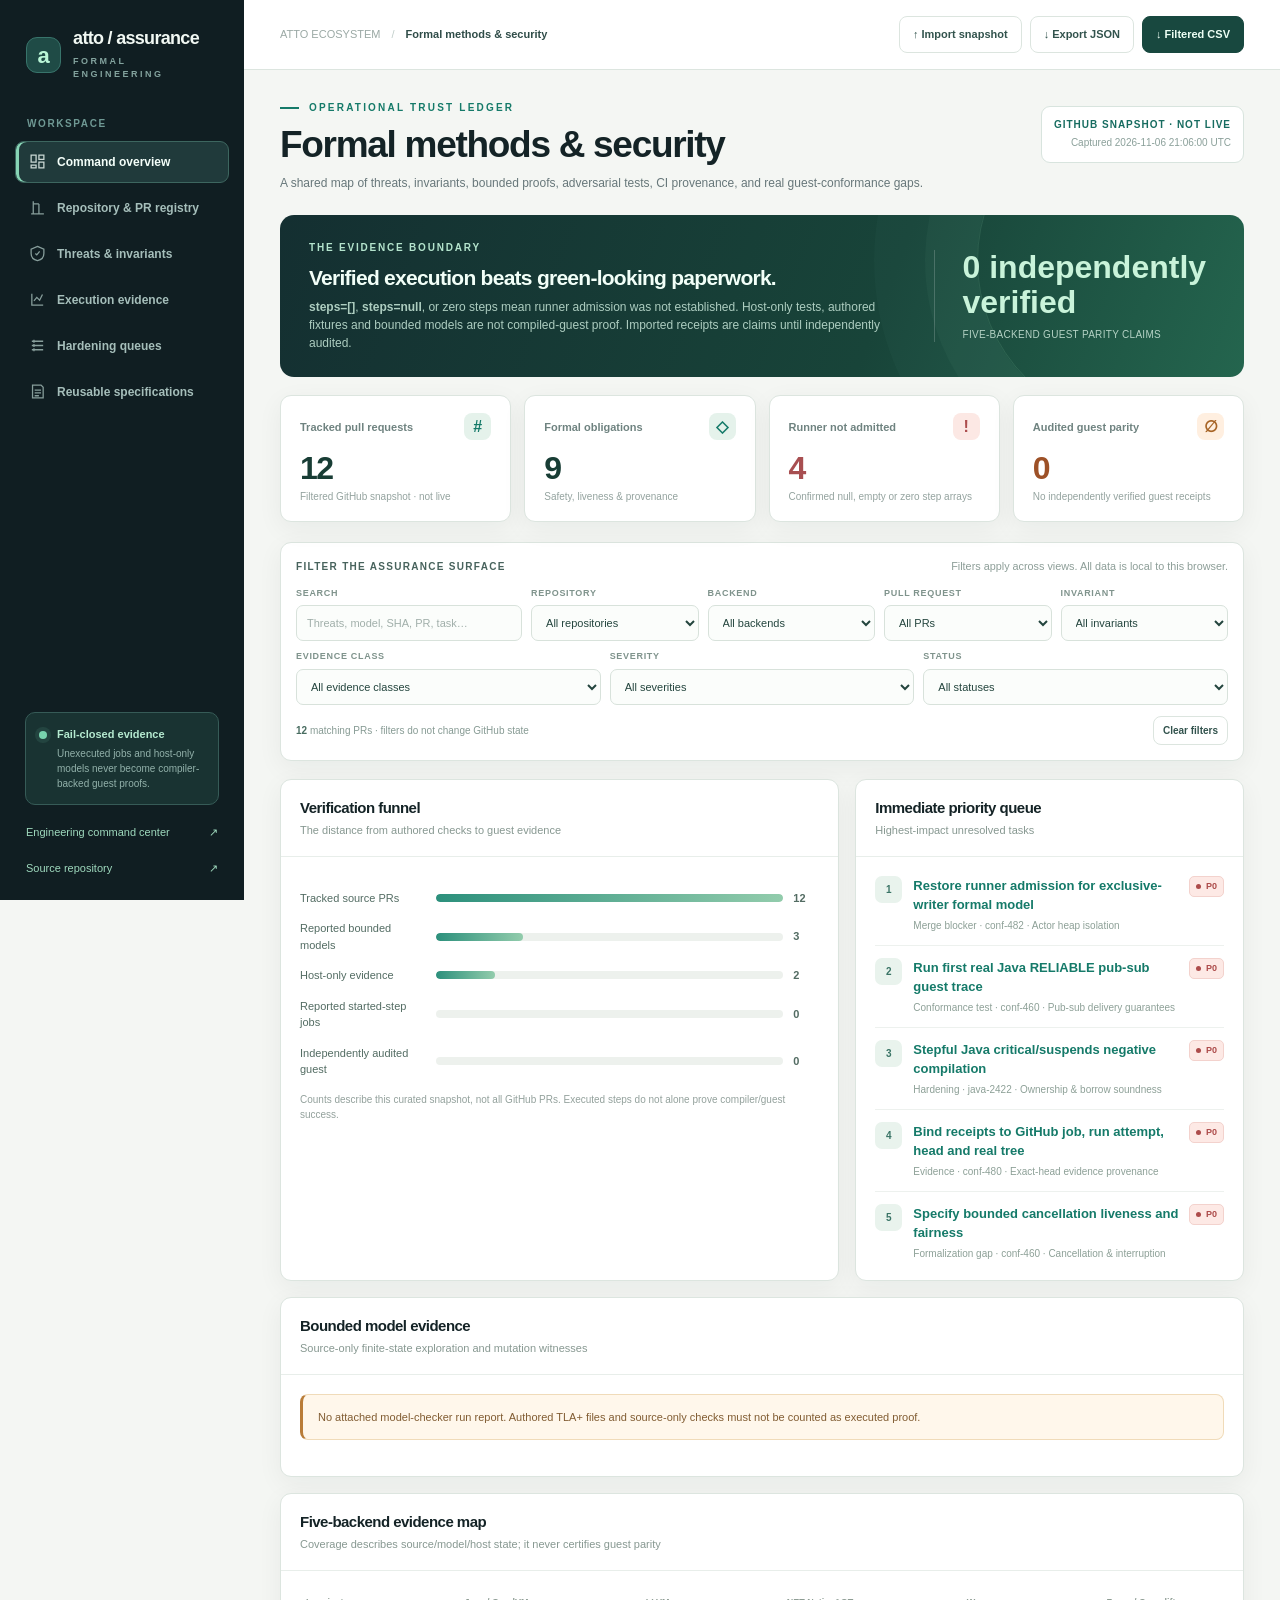
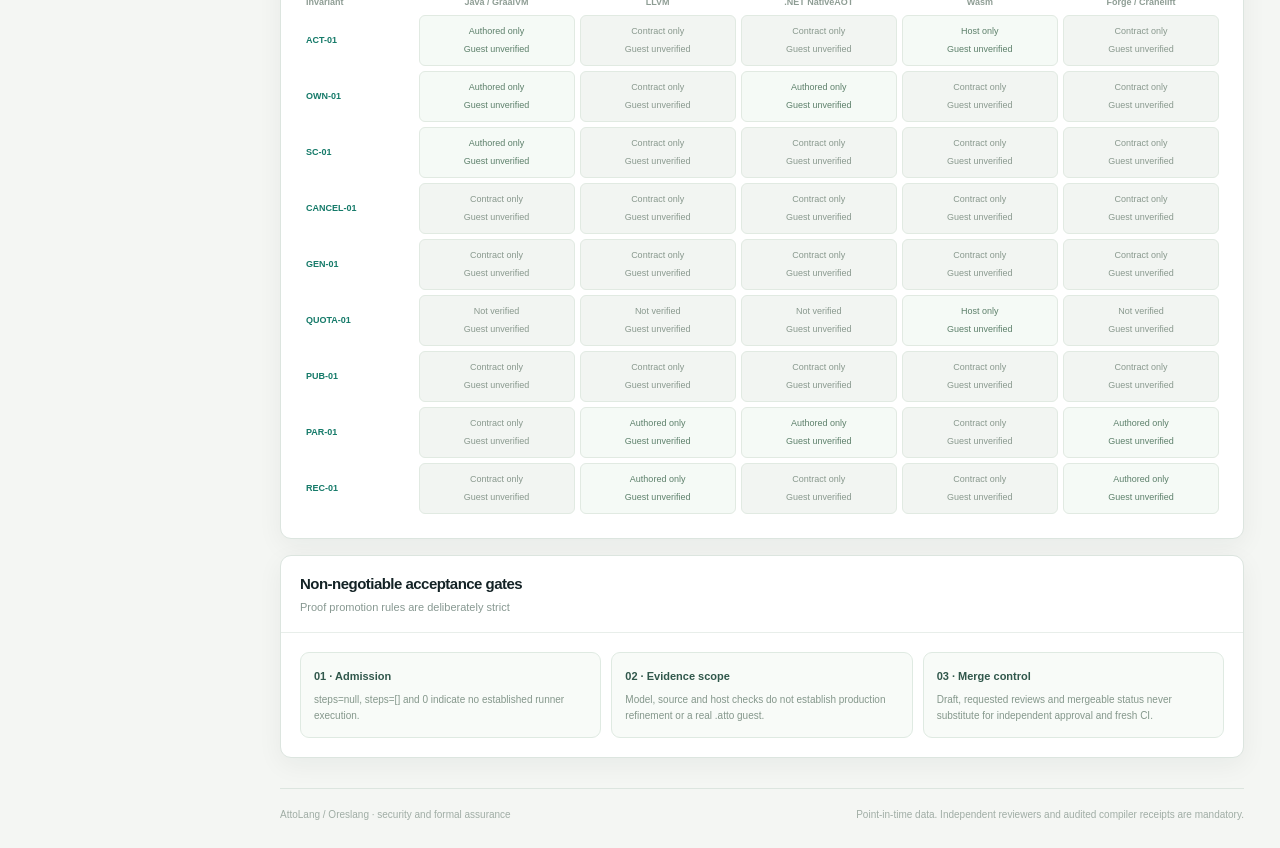
<file: formal-security.html>
<!doctype html>
<html lang="en">
<head>
  <meta charset="utf-8">
  <meta name="viewport" content="width=device-width,initial-scale=1">
  <meta name="theme-color" content="#101e22">
  <meta name="description" content="AttoLang assurance dashboard for formal-methods, security, exact-head CI evidence, guest-conformance and safe merge readiness.">
  <title>AttoLang Assurance · Formal Methods & Security</title>
  <link rel="stylesheet" href="formal-security.css">
</head>
<body>
<div id="shell" class="shell">
  <aside class="sidebar" aria-label="Assurance navigation">
    <div class="brand"><div class="logo" aria-hidden="true">a</div><div><strong>atto / assurance</strong><span>FORMAL ENGINEERING</span></div></div>
    <p class="side-label">WORKSPACE</p>
    <nav class="nav" id="nav">
      <button data-view="overview" class="active"><svg viewBox="0 0 24 24"><path d="M3 13h7V3H3zM14 21h7v-8h-7zM14 3h7v6h-7zM3 17h7v4H3z"/></svg>Command overview</button>
      <button data-view="registry"><svg viewBox="0 0 24 24"><path d="M6 3v12m0-8h8m0 0v6m-8 2v6m8-8v8m-11 0h18"/></svg>Repository & PR registry</button>
      <button data-view="invariants"><svg viewBox="0 0 24 24"><path d="m12 2 9 4v6c0 6-4 9-9 10-5-1-9-4-9-10V6zM9 12l2 2 4-5"/></svg>Threats & invariants</button>
      <button data-view="evidence"><svg viewBox="0 0 24 24"><path d="M4 4v16h16M7 14l4-5 4 4 4-8"/></svg>Execution evidence</button>
      <button data-view="queue"><svg viewBox="0 0 24 24"><path d="M4 6h16M4 12h16M4 18h16M7 4v4m0 2v4m0 2v4"/></svg>Hardening queues</button>
      <button data-view="templates"><svg viewBox="0 0 24 24"><path d="M5 3h12l3 3v15H5zM8 10h9M8 14h9M8 18h6"/></svg>Reusable specifications</button>
    </nav>
    <div class="side-bottom">
      <div class="side-notice"><i class="pulse" aria-hidden="true"></i><div><b>Fail-closed evidence</b><p>Unexecuted jobs and host-only models never become compiler-backed guest proofs.</p></div></div>
      <a class="side-link" href="index.html">Engineering command center <span aria-hidden="true">↗</span></a>
      <a class="side-link" href="https://github.com/ores-truffle-oreslang/compiler-parity-website" target="_blank" rel="noopener noreferrer">Source repository <span aria-hidden="true">↗</span></a>
    </div>
  </aside>
  <div class="workspace">
    <header class="topbar">
      <div class="crumbs"><button class="btn mobile-menu" id="mobileMenu" aria-label="Toggle navigation">☰</button><span>ATTO ECOSYSTEM</span><span class="sep">/</span><b id="breadcrumb">Assurance overview</b></div>
      <div class="top-actions">
        <button class="btn desktop" id="importBtn" type="button">↑ Import snapshot</button>
        <button class="btn desktop" id="exportBtn" type="button">↓ Export JSON</button>
        <button class="btn dark" id="csvBtn" type="button">↓ Filtered CSV</button>
        <input hidden type="file" id="fileInput" accept=".json,application/json">
      </div>
    </header>
    <main class="main">
      <header class="headline">
        <div>
          <div class="eyebrow">Operational trust ledger</div>
          <h1 id="pageTitle">Formal methods & security</h1>
          <p id="pageDescription">A shared map of threats, invariants, bounded proofs, adversarial tests, CI provenance, and real guest-conformance gaps.</p>
        </div>
        <div class="snapshot"><b id="snapshotSource">GitHub snapshot · not live</b><small id="snapshotTime">Captured 06 Nov 2026</small></div>
      </header>
      <section class="hero" aria-label="Evidence policy">
        <div>
          <div class="kicker">The evidence boundary</div>
          <h2>Verified execution beats green-looking paperwork.</h2>
          <p><strong>steps=[]</strong>, <strong>steps=null</strong>, or zero steps mean runner admission was not established. Host-only tests, authored fixtures and bounded models are not compiled-guest proof. Imported receipts are claims until independently audited.</p>
        </div>
        <div class="hero-note"><b id="guestProofs">0 independently verified</b><span>FIVE-BACKEND GUEST PARITY CLAIMS</span></div>
      </section>
      <section class="metrics" id="metrics" aria-label="Current filtered metrics"></section>
      <section class="filterbar" aria-label="Shared dashboard filters">
        <div class="filter-head"><b>FILTER THE ASSURANCE SURFACE</b><small>Filters apply across views. All data is local to this browser.</small></div>
        <div class="filters">
          <div class="field"><label for="fSearch">Search</label><input id="fSearch" placeholder="Threats, model, SHA, PR, task…"></div>
          <div class="field"><label for="fRepo">Repository</label><select id="fRepo"></select></div>
          <div class="field"><label for="fBackend">Backend</label><select id="fBackend"></select></div>
          <div class="field"><label for="fPr">Pull request</label><select id="fPr"></select></div>
          <div class="field"><label for="fInvariant">Invariant</label><select id="fInvariant"></select></div>
        </div>
        <div class="filters extra">
          <div class="field"><label for="fEvidence">Evidence class</label><select id="fEvidence"></select></div>
          <div class="field"><label for="fSeverity">Severity</label><select id="fSeverity"></select></div>
          <div class="field"><label for="fStatus">Status</label><select id="fStatus"></select></div>
        </div>
        <div class="filter-bottom"><span><b id="filterCount">—</b> matching PRs · filters do not change GitHub state</span><button class="btn small" id="clearFilters">Clear filters</button></div>
      </section>
      <section id="view" aria-live="polite"></section>
      <footer class="footer"><span>AttoLang / Oreslang · security and formal assurance</span><span>Point-in-time data. Independent reviewers and audited compiler receipts are mandatory.</span></footer>
    </main>
  </div>
</div>
<div id="scrim" class="inspector-scrim" hidden></div>
<aside id="inspector" class="inspector" role="dialog" aria-modal="true" aria-label="Evidence details" hidden></aside>
<div class="toast" id="toast" role="status" aria-live="polite" hidden></div>
<script src="formal-data.js"></script>
<script src="formal-security.js"></script>
</body>
</html>
</file>
<file: styles.css>
:root{--bg:#0a0f19;--panel:#111927;--panel2:#151f30;--panel3:#1c293a;--edge:#253346;--edge2:#304259;--white:#eff4fd;--txt:#c8d4e5;--muted:#8698b1;--faint:#5c718b;--green:#68d6ba;--red:#f08f9a;--orange:#f0bd81;--blue:#91aaff;--violet:#b4a3f9;--cyan:#66c9de;--shadow:0 20px 65px rgba(0,0,0,.32);font-family:Inter,ui-sans-serif,-apple-system,BlinkMacSystemFont,"Segoe UI",sans-serif}
*{box-sizing:border-box}html{scroll-behavior:smooth}body{background:var(--bg);color:var(--txt);margin:0;min-width:320px;font-size:13px;line-height:1.52}button,input,select,textarea{font:inherit}button{cursor:pointer}a{color:var(--blue);text-decoration:none}a:hover{text-decoration:underline}button:focus-visible,input:focus-visible,select:focus-visible,textarea:focus-visible,a:focus-visible{outline:2px solid var(--blue);outline-offset:2px}h1,h2,h3,h4,p{margin:0}h1,h2,h3,h4{color:var(--white)}.shell{min-height:100vh;display:flex}.sidebar{position:sticky;top:0;height:100vh;width:240px;flex:0 0 240px;background:#0d1420;border-right:1px solid var(--edge);display:flex;flex-direction:column;padding:28px 15px 20px;z-index:15}.brand{display:flex;align-items:center;gap:11px;padding:0 13px 40px}.brand strong{display:block;font-size:20px;letter-spacing:-.9px;color:#f5f8ff;line-height:1.1}.brand strong span{font-weight:500;color:#91a6bc}.brand small{display:block;font-size:8px;letter-spacing:2.1px;margin-top:6px;color:#8a9ab0;font-weight:800}.brandmark{width:35px;height:35px;position:relative;display:flex;align-items:center;gap:3px;transform:rotate(-12deg)}.brandmark i{width:8px;border-radius:3px;display:block;background:var(--green);box-shadow:0 0 14px rgba(104,214,186,.22)}.brandmark i:nth-child(1){height:18px}.brandmark i:nth-child(2){height:31px;background:#9baff8}.brandmark i:nth-child(3){height:23px}.sidebar-section{padding:0 14px 11px;font-size:10px;font-weight:800;letter-spacing:1.8px;color:var(--faint)}.nav{display:flex;flex-direction:column;gap:5px}.nav-item{display:flex;align-items:center;gap:13px;width:100%;text-align:left;border:1px solid transparent;border-radius:9px;color:#a2b2c7;background:transparent;padding:11px 13px;font-weight:600;font-size:12px}.nav-item:hover{background:#1b2536;color:#fff}.nav-item.active{background:#21303c;border-color:#2b4751;color:#b1f6e2}.nav-item svg{width:17px;height:17px;stroke-width:1.9;flex:none}.nav-item .nav-label{flex:1}.nav-count{font-size:10px;background:#26384b;border-radius:5px;padding:1px 6px;color:#b9c9d9}.sidebar-bottom{margin-top:auto;padding:18px 6px 0}.side-callout{background:linear-gradient(140deg,#162b33,#192439);border:1px solid #2a4850;border-radius:13px;padding:15px;display:flex;gap:10px}.side-callout strong{font-size:12px;color:#e6fff6}.side-callout p{font-size:11px;color:#95b4bd;margin-top:4px}.signal-dot{width:9px;height:9px;flex:none;margin-top:4px;background:var(--green);border-radius:100%;box-shadow:0 0 0 4px rgba(104,214,186,.11)}.side-snapshot{border-top:1px solid var(--edge);margin-top:19px;padding:16px 10px 0;display:flex;flex-direction:column;gap:3px}.side-snapshot span{font-size:9px;color:var(--faint);letter-spacing:1.5px;font-weight:800}.side-snapshot b{font-size:12px;color:#ccd8e7}.side-snapshot small{font-size:10px;color:#71869b}.workspace{flex:1;min-width:0}.topbar{height:73px;border-bottom:1px solid var(--edge);padding:0 35px;display:flex;align-items:center;justify-content:space-between;gap:20px;background:rgba(12,18,29,.96);position:sticky;top:0;z-index:9;backdrop-filter:blur(16px)}.breadcrumbs{display:flex;align-items:center;gap:13px;white-space:nowrap;font-size:11px}.breadcrumbs span:first-child{font-size:10px;letter-spacing:1.35px;font-weight:800;color:#71849d}.breadcrumbs b{font-size:12px;color:#d9e5f2}.crumb-divider{color:#4e637a}.top-actions{display:flex;align-items:center;gap:9px}.search-trigger{background:#131e2c;border:1px solid #2a394b;color:#98a9bd;border-radius:8px;padding:8px 10px;display:flex;gap:10px;align-items:center;min-width:199px;justify-content:flex-start;font-size:11px}.search-trigger span:first-child{font-size:21px;line-height:12px;color:#a5b9ce}.search-trigger kbd{margin-left:auto;background:#263347;color:#a6b6ca;border-radius:4px;padding:2px 5px;font-size:9px}.btn{border:1px solid var(--edge2);border-radius:8px;display:inline-flex;align-items:center;justify-content:center;gap:7px;padding:9px 13px;color:#cbd8e7;background:#192434;font-size:11px;font-weight:750;white-space:nowrap}.btn:hover{filter:brightness(1.16);text-decoration:none}.btn-primary{background:var(--green);border-color:var(--green);color:#0a2522;font-weight:800}.btn-ghost{background:#141e2a}.btn-small{padding:6px 10px;font-size:10px}.btn-quiet{background:transparent;border:1px solid var(--edge);color:#b1c0d1}.icon-btn{border:1px solid var(--edge);background:#172232;color:#b6c5d7;border-radius:7px;padding:8px}.mobile-menu{display:none}.main{padding:34px clamp(21px,3.1vw,53px) 16px;max-width:1840px;margin:auto}.page-head{display:flex;align-items:flex-start;justify-content:space-between;gap:20px;margin-bottom:27px}.eyebrow{font-weight:850;font-size:10px;color:var(--green);letter-spacing:2.1px;text-transform:uppercase;display:inline-flex;gap:8px;align-items:center}.eyebrow .eyeline{width:20px;height:1px;background:var(--green);opacity:.75}.page-head h1{font-size:clamp(25px,3vw,35px);font-weight:750;letter-spacing:-1.25px;margin:8px 0 6px;line-height:1.14}.page-head p{font-size:12px;color:#8da0b6;max-width:780px}.snapshot-pill{border:1px solid #2c4251;background:#14252e;border-radius:8px;padding:10px 12px;text-align:right;flex:none;align-self:center}.snapshot-pill strong{display:block;font-size:10px;letter-spacing:1px;color:#a4d8d0}.snapshot-pill small{display:block;color:#8199a7;font-size:10px}.filter-area{border:1px solid var(--edge);background:#101925;border-radius:11px;padding:14px 15px;margin-bottom:24px}.filter-title{display:flex;align-items:center;justify-content:space-between;margin-bottom:11px;gap:10px}.filter-title span{font-size:10px;letter-spacing:1.4px;font-weight:850;color:#8ba1bb}.filter-row{display:grid;grid-template-columns:1.2fr 1fr 1fr 1.15fr 1fr 1fr;gap:9px}.filter-more{display:grid;grid-template-columns:1fr 1fr 1fr 1fr 1fr 1fr;gap:9px;margin-top:9px}.field{display:flex;flex-direction:column;min-width:0;gap:5px}.field label{font-size:9px;color:#8195ad;font-weight:750;letter-spacing:.45px;text-transform:uppercase}.field select,.field input,.field textarea{outline:none;background:#172232;border:1px solid #293a4f;color:#d5e1ef;border-radius:7px;padding:9px 9px;min-width:0;width:100%;font-size:11px}.field input::placeholder{color:#647994}.field select:focus,.field input:focus,.field textarea:focus{border-color:#65b5ad}.field select{appearance:none;background-image:linear-gradient(45deg,transparent 50%,#8099ae 50%),linear-gradient(135deg,#8099ae 50%,transparent 50%);background-position:calc(100% - 14px) 15px,calc(100% - 9px) 15px;background-size:5px 5px;background-repeat:no-repeat;padding-right:27px}.filter-footer{margin-top:10px;display:flex;justify-content:space-between;align-items:center;gap:9px;color:#748aa1;font-size:10px}.filter-footer b{color:#acbfd3}.grid{display:grid;gap:16px}.metrics{grid-template-columns:repeat(4,minmax(0,1fr));margin-bottom:18px}.metric,.panel,.action-card,.gate-card{background:var(--panel);border:1px solid var(--edge);border-radius:12px}.metric{padding:19px 20px 17px;min-height:137px;position:relative;overflow:hidden}.metric:after{content:'';width:84px;height:84px;border:1px solid #2c4054;border-radius:100%;position:absolute;right:-39px;top:-29px}.metric-top{display:flex;align-items:center;justify-content:space-between;color:#8ba1b5;font-size:11px;font-weight:700;gap:8px}.metric-icon{width:25px;height:25px;display:grid;place-items:center;border-radius:7px;background:#203747;color:var(--green);font-size:15px}.metric-num{font-size:34px;font-weight:750;color:#f2f6ff;line-height:1.3;margin-top:8px;letter-spacing:-1px}.metric-foot{font-size:10px;color:#788da6;margin-top:6px}.tone-orange .metric-icon{background:#3a3029;color:var(--orange)}.tone-red .metric-icon{background:#402732;color:var(--red)}.tone-blue .metric-icon{background:#26334d;color:var(--blue)}.tone-red .metric-num{color:#ffc5c7}.panel{overflow:hidden}.panel-head{padding:19px 20px 15px;display:flex;justify-content:space-between;align-items:flex-start;gap:14px;border-bottom:1px solid #253143}.panel-head h2{font-size:14px;letter-spacing:-.2px}.panel-head p{color:#8296b0;font-size:11px;margin-top:3px}.panel-body{padding:20px}.split{grid-template-columns:minmax(0,1.35fr) minmax(320px,.95fr)}.two{grid-template-columns:repeat(2,minmax(0,1fr))}.warning{background:linear-gradient(110deg,#212b36,#192938);border:1px solid #4d4952;border-left:3px solid var(--orange);border-radius:10px;padding:16px 18px;display:flex;gap:15px;align-items:flex-start;margin-bottom:18px}.warning-icon{border:1px solid #69564b;color:#f1bd8b;display:grid;place-items:center;width:32px;height:32px;flex:none;border-radius:8px;font-size:17px}.warning strong{color:#f1d3b7;display:block;font-size:12px;margin-bottom:4px}.warning p{color:#b8b6bb;font-size:11px}.warning code{color:#f6d9aa;font-weight:750}.mini-link{background:none;border:0;color:#9db6d2;font-size:10px;padding:0;font-weight:750}.mini-link:hover{color:#dff;}.pipeline{display:flex;flex-direction:column;gap:15px}.pipe-item{display:grid;grid-template-columns:144px 1fr 37px;align-items:center;gap:11px}.pipe-item .label{display:flex;align-items:center;gap:8px;color:#b3c3d5;font-size:11px}.pipe-index{font-size:9px;color:#69849c;border:1px solid #324255;width:19px;height:19px;border-radius:5px;display:grid;place-items:center}.pipe-track{height:7px;background:#253447;border-radius:8px;overflow:hidden}.pipe-fill{height:100%;border-radius:8px;background:linear-gradient(90deg,#55b9b0,#83d8b9);min-width:0}.pipe-item em{color:#899bb2;font-size:10px;text-align:right;font-style:normal}.pipe-item.dim .pipe-fill{background:#384b62}.table-wrap{overflow:auto}.table{border-collapse:collapse;width:100%;min-width:680px}.table th{font-size:9px;text-align:left;letter-spacing:1.15px;text-transform:uppercase;color:#7289a3;font-weight:850;padding:13px 17px;background:#172233;border-bottom:1px solid var(--edge);white-space:nowrap}.table td{border-bottom:1px solid #263346;padding:13px 17px;vertical-align:middle;font-size:11px;color:#abbdd1}.table tr:last-child td{border-bottom:0}.table tbody tr:hover{background:#182536}.row-click{cursor:pointer}.table .record-name{font-weight:750;color:#e3ecf7;font-size:11px;line-height:1.3}.table .record-sub{font-size:10px;color:#7589a2;margin-top:4px}.mono{font-family:ui-monospace,SFMono-Regular,Menlo,Consolas,monospace;font-size:10.5px;letter-spacing:-.2px}.sha{padding:4px 6px;color:#adbefb;background:#1c2a43;border:1px solid #304260;border-radius:5px;white-space:nowrap}.sha.unknown{color:#7c8c9e;background:#202b39;border-color:#344153}.badge{display:inline-flex;align-items:center;gap:5px;border:1px solid #34495d;border-radius:6px;background:#1b2a3a;color:#b3c6d8;padding:4px 7px;font-size:9px;line-height:1.15;font-weight:800;letter-spacing:.1px;white-space:nowrap}.badge:before{content:'';height:5px;width:5px;border-radius:100%;background:currentColor;opacity:.9}.badge.red{color:#f5a2a6;background:#392630;border-color:#64404d}.badge.orange{color:#f2c38d;background:#3a312e;border-color:#614d40}.badge.green{color:#86dfc4;background:#193b37;border-color:#295c54}.badge.blue{color:#aab9fb;background:#25304a;border-color:#3d4e76}.badge.purple{color:#c6b8ff;background:#302b46;border-color:#51466b}.badge.dim{color:#8396ae;background:#1c2939;border-color:#2d3b4f}.badge.no-dot:before{display:none}.dot-mini{display:inline-block;width:6px;height:6px;background:var(--orange);border-radius:50%;margin-right:6px}.pr-title-link{display:flex;align-items:center;gap:7px;color:#b0c5e9}.pr-title-link a{font-weight:800;color:#e5eef8}.pr-title-link a:hover{color:#b4f7e0}.tagline{font-size:9px;color:#90a4b9;margin-bottom:3px}.section-gap{height:18px}.queue-mini{display:flex;flex-direction:column}.queue-row{display:flex;align-items:center;gap:13px;padding:14px 19px;border-bottom:1px solid var(--edge);cursor:pointer}.queue-row:hover{background:#1b2a37}.queue-row:last-child{border-bottom:0}.queue-number{color:#6c8198;font-size:11px;font-weight:800}.queue-content{flex:1;min-width:0}.queue-content strong{font-size:11px;font-weight:760;color:#dce7f4}.queue-content p{font-size:10px;color:#718aa3;margin-top:3px;white-space:nowrap;overflow:hidden;text-overflow:ellipsis}.queue-arrow{color:#738ea5}.queue-cards{display:grid;grid-template-columns:repeat(2,minmax(0,1fr));gap:13px}.action-card{padding:18px;transition:border-color .15s}.action-card:hover{border-color:#3a5968}.action-top{display:flex;gap:10px;align-items:center;justify-content:space-between}.action-card h3{font-size:14px;line-height:1.35;margin:12px 0 7px}.action-card .reason{font-size:11px;color:#98adc0;min-height:47px}.action-footer{display:flex;align-items:center;justify-content:space-between;border-top:1px solid #27364a;padding-top:12px;margin-top:15px;gap:8px}.action-card select{background:#1e2d3d;color:#b8c8da;border:1px solid #344358;border-radius:5px;padding:6px;font-size:10px}.small-ttl{font-size:10px;color:#6c829b}.list-empty{padding:44px 22px;text-align:center;color:#899db2}.list-empty strong{display:block;color:#d8e5ef;margin-bottom:6px}.list-empty p{font-size:11px;max-width:400px;margin:auto}.file-path{color:#85a3c6;word-break:break-word}.strip-row{display:flex;gap:8px;align-items:center;flex-wrap:wrap}.info-alert{padding:14px 16px;background:#1b2c36;border:1px solid #2a5154;color:#a8d3cc;border-radius:9px;font-size:11px;margin-bottom:17px}.evidence-list{display:flex;flex-direction:column;gap:12px}.evidence-card{display:grid;grid-template-columns:1fr auto;gap:14px;background:#131e2b;border:1px solid var(--edge);border-radius:11px;padding:15px 18px;cursor:pointer}.evidence-card:hover{border-color:#456277}.evidence-card h3{font-size:12px;margin:5px 0}.evidence-card p{font-size:11px;color:#8ea1b5}.evidence-card .data-strip{display:flex;gap:8px;align-items:center;flex-wrap:wrap;margin-top:10px;color:#778ea5;font-size:10px}.ledger-right{text-align:right;display:flex;flex-direction:column;justify-content:space-between;align-items:flex-end;gap:8px}.step-count{font-size:20px;color:#e5edf8;letter-spacing:-.7px;font-weight:800}.step-count small{font-size:10px;color:#7991ac;font-weight:600}.parity-wrap{overflow-x:auto}.parity-table{min-width:910px}.parity-table th:not(:first-child),.parity-table td:not(:first-child){text-align:center}.parity-table td{padding:17px 12px}.parity-table th:first-child{width:235px}.matrix-key{display:flex;gap:8px;flex-wrap:wrap;padding:17px 19px;border-top:1px solid var(--edge)}.progress-note{font-size:11px;color:#91a5bb;padding:14px 17px;background:#1b2634;border-radius:9px;margin-bottom:16px}.layout-top{display:flex;flex-wrap:wrap;gap:8px;margin-bottom:19px}.layout-tab{padding:11px 14px;border:1px solid var(--edge2);background:#142131;border-radius:9px;font-size:11px;color:#a5b7c9;font-weight:750}.layout-tab.active{background:#193b37;border-color:#448e7c;color:#a2e5d2}.layout-tab small{display:block;font-size:9px;color:#7993a8;font-weight:500}.layout-grid{display:grid;grid-template-columns:1.2fr 1fr;gap:16px}.layout-display{padding:23px;background:radial-gradient(ellipse at 25% 0%,#213847,#131c2c 70%);border:1px solid #2d4155;border-radius:13px;min-height:330px}.layout-display .layout-h{font-size:17px;margin-bottom:4px}.layout-display .layout-k{font-size:10px;color:#91a6bb}.cells{display:flex;flex-wrap:wrap;gap:10px;margin-top:28px}.cell-row{display:flex;align-items:center;gap:3px}.cell{padding:10px 7px;min-width:49px;text-align:center;font-size:10px;border:1px solid #416579;border-radius:6px;color:#add6ea;background:#193446;font-weight:700}.cell.key{background:#253d53;border-color:#446b86;color:#b4d9f5}.cell.value{background:#243f3c;border-color:#407d6c;color:#abe5cd}.cell.live{background:#403c32;border-color:#776247;color:#f0cd93}.cell.pad{background:#2a2c3a;border-color:#3a435d;color:#899eb7}.cell.tile{border-style:dashed}.cell-label{font-size:9px;color:#718da3;margin-top:7px;text-align:center}.layout-data{display:flex;flex-direction:column;gap:11px}.layout-data .kv{display:flex;justify-content:space-between;gap:16px;border-bottom:1px solid #26364a;padding:11px 0}.kv span{font-size:10px;color:#7d94ad}.kv strong{color:#dce7f2;font-size:11px;text-align:right;max-width:67%}.layout-invariant{padding:15px;background:#17332f;border:1px solid #2e665b;border-radius:9px;color:#a9e8d8;font-size:11px}.integrity-grid{display:grid;grid-template-columns:repeat(3,1fr);gap:12px;margin-bottom:18px}.integrity-tile{border:1px solid var(--edge);background:#151f2e;padding:18px;border-radius:10px}.integrity-tile strong{display:block;color:#edf5fd;font-size:24px}.integrity-tile small{color:#8b9cb1}.finding-list{display:flex;flex-direction:column;gap:9px}.finding{border:1px solid #314155;border-radius:9px;padding:13px 15px;display:grid;grid-template-columns:auto 1fr auto;align-items:center;gap:13px;background:#172332}.finding i{font-style:normal;font-size:15px}.finding strong{font-size:11px;color:#e0eaf5}.finding p{font-size:10px;color:#849bb4;margin-top:4px}.checklist-grid{display:grid;grid-template-columns:repeat(2,minmax(0,1fr));gap:15px}.checklist{background:var(--panel);border:1px solid var(--edge);border-radius:12px;padding:20px}.checklist-top{display:flex;justify-content:space-between;gap:8px}.checklist h3{font-size:14px}.checklist p{font-size:10px;color:#8295ab;margin:5px 0 13px}.checklist progress{height:5px;width:100%;accent-color:var(--green);border:0;margin-bottom:13px}.checklist label{display:flex;gap:9px;align-items:flex-start;padding:9px 0;border-bottom:1px solid #253247;font-size:11px;color:#adbed1;cursor:pointer}.checklist label:last-child{border:0}.checklist input{accent-color:#70d2b9;margin-top:2px;flex:none}.checklist-actions{display:flex;gap:6px}.code-copy{background:#1b2a3c;border:1px solid #32465e;border-radius:6px;color:#b5cee6;font-size:9px;padding:5px 8px}.details-header{background:linear-gradient(145deg,#1a303b,#172435);border-bottom:1px solid #31465a;padding:24px}.details-header h2{font-size:19px;line-height:1.3;margin-top:8px}.details-header p{color:#8ca9bd;font-size:11px;margin-top:10px}.details-body{padding:20px 24px 70px}.details-block{border-bottom:1px solid #2b3b4e;padding:16px 0}.details-block h3{font-size:11px;text-transform:uppercase;letter-spacing:1.3px;color:#93b0c6;margin-bottom:10px}.details-block .detail-val{color:#e3eefc;font-size:12px;overflow-wrap:anywhere}.details-block .detail-val.mono{font-size:10px}.detail-item{display:flex;gap:15px;justify-content:space-between;margin:8px 0;font-size:11px}.detail-item span{color:#7d93ad}.detail-item b{font-weight:650;color:#dce6f1;text-align:right}.detail-note{font-size:11px;color:#a4b8ca;background:#1a2838;border:1px solid #304359;border-radius:8px;padding:13px;margin-top:8px}.stage-row{display:flex;gap:10px;align-items:center;margin:10px 0;font-size:11px}.stage-state{width:17px;height:17px;display:grid;place-items:center;border-radius:50%;font-size:10px;background:#303e4e;color:#8398ac;flex:none}.stage-state.pass{background:#214c42;color:#88e1c4}.stage-state.block{background:#493136;color:#e9a5a8}.stage-label{flex:1}.stage-caption{font-size:10px;color:#8b9db0}.scrim{position:fixed;inset:0;background:rgba(2,7,12,.65);z-index:20;backdrop-filter:blur(3px)}.drawer{z-index:21;position:fixed;right:0;top:0;bottom:0;width:min(500px,100%);background:#111a28;box-shadow:var(--shadow);overflow-y:auto;border-left:1px solid #304557}.drawer-close{float:right;border:1px solid #405365;background:#243348;color:#fff;border-radius:7px;width:30px;height:30px}.modal-scrim{z-index:30}.modal{z-index:31;position:fixed;left:50%;top:50%;transform:translate(-50%,-50%);width:min(610px,calc(100vw - 26px));max-height:90vh;overflow:auto;background:#141e2d;border:1px solid #3b5167;border-radius:14px;box-shadow:var(--shadow);padding:24px}.modal h2{font-size:18px;margin-bottom:6px}.modal p{color:#8ba1b7;font-size:11px;margin-bottom:15px}.modal-grid{display:grid;grid-template-columns:1fr 1fr;gap:12px}.modal-grid .full{grid-column:1/-1}.modal textarea{min-height:84px;resize:vertical}.modal-footer{display:flex;justify-content:flex-end;gap:9px;margin-top:17px}.palette-results{max-height:340px;overflow:auto}.palette-result{display:flex;align-items:center;gap:13px;padding:12px;border:1px solid transparent;border-radius:8px;cursor:pointer;color:#e1edfb}.palette-result:hover{border-color:#385366;background:#1f3241}.palette-result small{display:block;color:#849bb2;font-size:10px}.toast{position:fixed;bottom:26px;right:25px;background:#24483f;color:#dffdf2;border:1px solid #487f70;border-radius:9px;box-shadow:var(--shadow);padding:12px 16px;font-size:11px;z-index:50;opacity:0;pointer-events:none;transform:translateY(12px);transition:.2s}.toast.show{opacity:1;transform:translateY(0)}.footer{display:flex;justify-content:space-between;gap:15px;color:#5e738d;font-size:10px;padding:23px 2px 10px;margin-top:22px;border-top:1px solid #223044}.muted{color:#778ca5}.mb12{margin-bottom:12px}.mb18{margin-bottom:18px}.mb24{margin-bottom:24px}.spacer{height:16px}.right{text-align:right}.nowrap{white-space:nowrap}.overflow{overflow-wrap:anywhere}.pill-count{font-size:10px;color:#89a1b8;background:#1d3042;border-radius:20px;padding:4px 8px}.hidden{display:none!important}[hidden]{display:none!important}
@media(max-width:1400px){.filter-row,.filter-more{grid-template-columns:repeat(3,minmax(0,1fr))}.split{grid-template-columns:1fr}.pipe-item{grid-template-columns:160px 1fr 44px}}
@media(max-width:1120px){.sidebar{width:208px;flex-basis:208px}.main{padding:28px 25px 10px}.topbar{padding:0 24px}.search-trigger{min-width:155px}.search-trigger kbd{display:none}.metrics{grid-template-columns:repeat(2,1fr)}.layout-grid{grid-template-columns:1fr}}
@media(max-width:760px){.sidebar{position:fixed;transform:translateX(-102%);transition:transform .22s;box-shadow:var(--shadow)}.shell.menu-open .sidebar{transform:translateX(0)}.mobile-menu{display:block}.topbar{padding:0 14px;height:64px;gap:8px}.breadcrumbs span:first-child,.crumb-divider,.desktop-action{display:none}.breadcrumbs{font-size:11px}.top-actions{gap:6px}.search-trigger{padding:7px;min-width:30px}.search-trigger span:nth-child(2),.search-trigger kbd{display:none}.btn-primary{padding:9px}.main{padding:25px 16px}.page-head{flex-direction:column;gap:9px}.snapshot-pill{align-self:flex-start;text-align:left}.metrics{gap:9px}.metric{padding:15px;min-height:120px}.metric-num{font-size:29px}.filter-row,.filter-more{grid-template-columns:repeat(2,minmax(0,1fr))}.queue-cards,.checklist-grid,.two,.integrity-grid{grid-template-columns:1fr}.panel-head{padding:15px}.panel-body{padding:15px}.evidence-card{grid-template-columns:1fr}.ledger-right{flex-direction:row;align-items:center;justify-content:space-between}.footer{flex-direction:column}.pipe-item{grid-template-columns:119px 1fr 36px;gap:7px}.pipe-item .label{font-size:10px}.cell{min-width:39px;padding:9px 4px}.modal-grid{grid-template-columns:1fr}.modal-grid .full{grid-column:auto}}
@media(prefers-reduced-motion:reduce){*{animation:none!important;transition:none!important;scroll-behavior:auto!important}}


/* Binding semantics lab: deliberately distinct from executable evidence views */
.bind-compare{display:grid;grid-template-columns:repeat(3,minmax(0,1fr));gap:13px;margin:18px 0 20px}
.bind-choice{appearance:none;background:linear-gradient(135deg,#172535,#101c2a);border:1px solid #273f52;border-radius:15px;text-align:left;padding:20px;cursor:pointer;display:flex;flex-direction:column;gap:13px;color:inherit;min-height:157px;transition:border-color .2s,transform .2s,background .2s}
.bind-choice:hover{transform:translateY(-2px);border-color:#5c8dab}
.bind-choice:focus-visible{outline:2px solid #63c2ea;outline-offset:3px}
.bind-choice.selected{border-color:#71ceeb;background:linear-gradient(135deg,#1a3949,#142637);box-shadow:0 0 0 1px #71ceeb55}
.bind-choice-top{display:flex;align-items:center;justify-content:space-between;gap:8px;color:#92aabf;font-size:10px;letter-spacing:.08em;font-weight:750}
.bind-choice code{font-size:clamp(13px,1.45vw,19px);font-weight:650;color:#f2f8ff;white-space:normal;overflow-wrap:anywhere}
.bind-choice-note{font-size:11px;color:#91a8bb;line-height:1.6}
.bind-normal{display:grid;grid-template-columns:minmax(0,1fr) 38px minmax(0,1.4fr);align-items:center;gap:18px}
.bind-normal pre{background:#0b1724;border:1px solid #2b4152;border-radius:10px;margin:10px 0 0;padding:20px;font-size:12px;color:#d8eeff;white-space:pre-wrap;overflow-wrap:anywhere;line-height:1.75}
.bind-arrow{text-align:center;color:#73cde7;font-size:25px}
.bind-result{margin-top:18px;padding:15px 17px;background:#173143;border:1px solid #2d596a;color:#c5e6ef;border-radius:9px;font-size:11px;line-height:1.75}
.bind-result code{color:#fff}
.bind-two{display:grid;grid-template-columns:minmax(0,1.3fr) minmax(280px,.8fr);gap:15px;align-items:start}
.bind-table th,.bind-table td{padding:13px 10px;font-size:11px;vertical-align:middle}
.bind-backends{display:flex;flex-direction:column;gap:8px}
.bind-backends>div{display:grid;grid-template-columns:minmax(0,1fr) auto;align-items:center;gap:2px 10px;border:1px solid #294054;background:#142334;padding:11px 13px;border-radius:9px}
.bind-backends b{font-size:11px;font-weight:650;color:#d5e6f4}
.bind-backends small{color:#7f9cad;font-size:10px;grid-column:1/-1}
@media(max-width:1140px){.bind-two{grid-template-columns:1fr}}
@media(max-width:800px){.bind-compare{grid-template-columns:1fr}.bind-choice{min-height:unset;padding:17px}.bind-normal{grid-template-columns:1fr}.bind-arrow{transform:rotate(90deg)}.bind-table{min-width:520px}}
</file>
<file: formal-security.css>
/* AttoLang Assurance / security & formal methods */
:root{--bg:#f4f6f3;--paper:#fff;--paper2:#fafcf9;--ink:#142326;--muted:#67777a;--subtle:#8a9a99;--border:#dce5df;--dark:#101e22;--dark2:#182a2c;--dark3:#234044;--teal:#157a69;--teal2:#d5f1e6;--amber:#a55b25;--amber2:#fff0dc;--red:#ad4e4e;--red2:#fde9e5;--blue:#4b64a0;--blue2:#e9edf9;--shadow:0 7px 26px rgba(21,44,37,.055);font-family:Inter,ui-sans-serif,-apple-system,BlinkMacSystemFont,"Segoe UI",sans-serif}
*{box-sizing:border-box}html{scroll-behavior:smooth}body{margin:0;background:var(--bg);color:var(--ink);font-size:13px;line-height:1.5;min-width:320px}
button,input,select{font:inherit}button{cursor:pointer}button:disabled{opacity:.5;cursor:not-allowed}a{color:var(--teal);text-decoration:none}a:hover{text-decoration:underline}button:focus-visible,a:focus-visible,select:focus-visible,input:focus-visible{outline:3px solid #6fbcae;outline-offset:2px}
h1,h2,h3,h4,p{margin:0}h1,h2,h3{letter-spacing:-.035em}h2{font-size:18px}h3{font-size:14px}
.shell{display:grid;grid-template-columns:244px minmax(0,1fr);min-height:100vh}
.sidebar{background:var(--dark);color:#b9cecc;display:flex;flex-direction:column;padding:29px 15px 20px;position:sticky;top:0;height:100vh;z-index:30;overflow:auto}
.brand{padding:0 11px 34px;display:flex;align-items:center;gap:12px}
.logo{display:grid;place-items:center;border:1px solid #38746b;background:#1f4b46;width:36px;height:36px;border-radius:11px;color:#baf7d7;font-weight:900;font-size:22px}
.brand strong{font-size:18px;letter-spacing:-.7px;color:#f1f8f3;font-weight:790;line-height:1}
.brand span{font-size:9px;color:#83a39e;letter-spacing:2.5px;font-weight:800;display:block;margin-top:5px}
.side-label{font-size:10px;font-weight:800;letter-spacing:1.6px;color:#6f9994;margin:0 12px 10px}
.nav{display:grid;gap:4px}
.nav button{background:transparent;border:1px solid transparent;color:#a5beba;text-align:left;padding:11px 13px;width:100%;display:flex;align-items:center;gap:11px;border-radius:9px;font-size:12px;font-weight:680}
.nav button:hover,.nav button.active{background:#203a3b;color:#f4fffa}
.nav button.active{border-color:#3d665f;box-shadow:inset 3px 0 #87d4b5}
.nav svg{width:17px;height:17px;flex:none;opacity:.8;stroke:currentColor;fill:none;stroke-width:1.8}
.side-bottom{margin-top:auto;padding:22px 10px 4px}
.side-notice{border:1px solid #365b57;border-radius:10px;padding:13px;background:#193332;display:flex;gap:10px}
.pulse{flex:none;width:8px;height:8px;border-radius:50%;background:#78d3ae;margin-top:5px;box-shadow:0 0 0 4px #78d3ae1c}
.side-notice b{display:block;color:#b5ead0;font-size:11px}.side-notice p{font-size:10px;color:#92b1aa;line-height:1.5;margin-top:4px}
.side-link{display:flex;align-items:center;justify-content:space-between;color:#9ed9bd;font-size:11px;margin:19px 1px 0}
.workspace{min-width:0}
.topbar{height:70px;background:rgba(255,255,255,.95);border-bottom:1px solid var(--border);display:flex;justify-content:space-between;align-items:center;padding:0 36px;gap:16px;position:sticky;top:0;z-index:20;backdrop-filter:blur(14px)}
.crumbs{display:flex;gap:11px;align-items:center;color:#9ba9a5;font-size:11px;white-space:nowrap}.crumbs b{color:#2f4c48}.crumbs .sep{color:#c1ceca}
.top-actions{display:flex;gap:8px;align-items:center}
.btn{border:1px solid var(--border);background:white;border-radius:8px;color:#32534d;padding:9px 13px;display:inline-flex;align-items:center;justify-content:center;gap:7px;font-size:11px;font-weight:750;white-space:nowrap}
.btn:hover{background:#eaf6ef;text-decoration:none}.btn.dark{background:#18483f;border-color:#18483f;color:#edfff5}.btn.dark:hover{background:#246456}
.btn.soft{background:#eef6ef}.btn.small{font-size:10px;padding:6px 9px}.btn.danger{color:var(--red)}
.mobile-menu{display:none}
.main{max-width:1720px;margin:auto;padding:30px 36px 26px}
.eyebrow{font-size:10px;letter-spacing:2.2px;font-weight:850;color:var(--teal);text-transform:uppercase;display:flex;align-items:center;gap:10px}.eyebrow::before{content:"";width:19px;height:2px;background:var(--teal)}
.headline{display:flex;justify-content:space-between;gap:15px;align-items:flex-start;margin-bottom:23px}
.headline h1{font-size:clamp(25px,3.3vw,37px);line-height:1.14;margin:9px 0 8px;font-weight:790}
.headline p{max-width:830px;font-size:12px;color:var(--muted)}
.snapshot{flex:none;text-align:right;border:1px solid #d8e4de;background:#fff;border-radius:9px;padding:10px 12px;margin-top:6px}
.snapshot b{display:block;color:#176c60;font-size:10px;text-transform:uppercase;letter-spacing:1px}
.snapshot small{font-size:10px;color:#8ba09a}
.hero{background:linear-gradient(111deg,#142f31,#184439 62%,#24654e);color:#f3fff9;border-radius:14px;display:grid;grid-template-columns:1.6fr .75fr;align-items:center;gap:24px;padding:25px 29px;margin-bottom:18px;overflow:hidden;position:relative}
.hero::after{content:"";position:absolute;right:-65px;top:-120px;width:330px;height:330px;border:1px solid #b6ffd01c;border-radius:50%;box-shadow:0 0 0 52px #b6ffd008,0 0 0 103px #b6ffd006;pointer-events:none}
.hero .kicker{font-size:10px;letter-spacing:1.8px;text-transform:uppercase;color:#b4e4cd;font-weight:800}
.hero h2{font-size:21px;line-height:1.25;margin:10px 0 7px;color:#f2fff8;max-width:650px}
.hero p{color:#adcdc0;font-size:12px;max-width:640px}
.hero-note{border-left:1px solid #ffffff30;padding-left:28px;position:relative;z-index:1}
.hero-note b{display:block;font-size:32px;font-weight:760;line-height:1.1;color:#c9f3da}
.hero-note span{font-size:10px;color:#b4d2c4;display:block;margin-top:7px;letter-spacing:.3px}
.metrics{display:grid;grid-template-columns:repeat(4,minmax(0,1fr));gap:13px;margin-bottom:20px}
.metric{border:1px solid var(--border);background:var(--paper);border-radius:11px;padding:17px 19px;min-height:116px;box-shadow:var(--shadow)}
.metric-top{display:flex;justify-content:space-between;gap:8px;align-items:center;font-size:11px;color:#6f8380;font-weight:650}
.metric-icon{width:27px;height:27px;display:grid;place-items:center;border-radius:8px;background:#e5f2eb;color:var(--teal);font-size:16px}
.metric-num{font-size:32px;line-height:1.25;letter-spacing:-1.5px;font-weight:790;color:#183d35;margin:8px 0 1px}
.metric-foot{font-size:10px;color:#94a39f}.metric.warn .metric-icon{background:#ffefe0;color:#a86527}.metric.warn .metric-num{color:#9d5127}
.metric.alert .metric-icon{background:#fce8e4;color:var(--red)}.metric.alert .metric-num{color:#a84f51}
.panel{background:var(--paper);border:1px solid var(--border);border-radius:11px;overflow:hidden;box-shadow:var(--shadow);min-width:0}
.panel-head{padding:17px 19px;border-bottom:1px solid #e8eeea;display:flex;justify-content:space-between;gap:16px;align-items:center}
.panel-head h2{font-size:15px}.panel-head p{font-size:11px;color:#879891;margin-top:3px}
.panel-body{padding:19px}.stack{display:grid;gap:16px}
.columns{display:grid;grid-template-columns:minmax(0,1.18fr) minmax(325px,.82fr);gap:16px}.columns.equal{grid-template-columns:repeat(2,minmax(0,1fr))}
.filterbar{background:#fff;border:1px solid var(--border);border-radius:11px;padding:15px;margin-bottom:18px;box-shadow:var(--shadow)}
.filter-head{display:flex;justify-content:space-between;align-items:center;gap:10px;margin-bottom:12px}.filter-head b{color:#48635d;font-size:10px;letter-spacing:1.3px}.filter-head small{color:#8d9e98}
.filters{display:grid;grid-template-columns:1.35fr repeat(4,minmax(0,1fr));gap:9px}
.filters.extra{margin-top:9px;grid-template-columns:repeat(3,minmax(0,1fr))}
.field{min-width:0}.field label{display:block;font-size:9px;font-weight:800;letter-spacing:.7px;color:#7f938c;margin-bottom:5px;text-transform:uppercase}
.field input,.field select{height:36px;width:100%;border:1px solid #d8e2db;background:#fbfdfb;color:#24453e;border-radius:7px;padding:8px 10px;font-size:11px;min-width:0}
.field input::placeholder{color:#a1afaa}
.filter-bottom{margin-top:11px;display:flex;justify-content:space-between;align-items:center;gap:12px;font-size:10px;color:#879b94}.filter-bottom b{color:#486c60}
.table-scroll{overflow:auto}.data-table{border-collapse:collapse;width:100%;min-width:810px}
.data-table th{font-size:9px;text-transform:uppercase;letter-spacing:1.15px;color:#84968e;background:#f7faf7;text-align:left;padding:12px 14px;border-bottom:1px solid var(--border);white-space:nowrap}
.data-table td{padding:13px 14px;border-bottom:1px solid #e9efea;color:#61766e;vertical-align:middle;font-size:11px}
.data-table tbody tr:last-child td{border-bottom:0}.data-table tbody tr:hover{background:#f8fcf9}
.primary-cell{color:#24473e!important;font-weight:760;font-size:11.5px!important}.sub-cell{font-size:10px;color:#93a19c;margin-top:4px}.clickable{cursor:pointer}
.mono{font-family:ui-monospace,SFMono-Regular,Menlo,Consolas,monospace;font-size:10px}
.sha{font-family:ui-monospace,SFMono-Regular,Consolas,monospace;background:#eef4f0;border:1px solid #dce8df;border-radius:5px;padding:4px 5px;display:inline-block;color:#356156;font-size:10px}
.badge{display:inline-flex;gap:5px;align-items:center;border-radius:5px;border:1px solid #d6e4dd;padding:3px 6px;font-size:9px;font-weight:800;white-space:nowrap;background:#eef8f1;color:#347260}
.badge::before{content:"";width:5px;height:5px;background:currentColor;border-radius:50%}
.badge.red{background:var(--red2);border-color:#f3d2cd;color:#ad4c4b}
.badge.amber{background:var(--amber2);border-color:#f6dfc6;color:#ae6c29}
.badge.blue{background:var(--blue2);border-color:#d8e1f5;color:var(--blue)}
.badge.gray{background:#f0f3f1;color:#667c73;border-color:#e1e8e2}
.linkish{border:0;background:none;padding:0;color:var(--teal);font-weight:760;text-align:left}
.signal-list{display:grid;gap:12px}.signal{display:grid;grid-template-columns:28px 1fr auto;align-items:start;gap:10px;border-bottom:1px solid #edf1ee;padding-bottom:12px}.signal:last-child{border:0;padding-bottom:0}
.signal-n{height:27px;width:27px;border-radius:7px;background:#e9f3ed;color:#3a7466;font-size:10px;font-weight:850;display:grid;place-items:center}
.signal strong{font-size:12px;color:#2d4c44}.signal p{font-size:10px;color:#8da097;margin-top:3px}
.bar-row{display:grid;grid-template-columns:126px 1fr 26px;align-items:center;gap:10px;margin:14px 0;font-size:11px;color:#536c63}
.bar-bg{background:#edf1ed;height:8px;border-radius:12px;overflow:hidden}.bar{height:100%;background:linear-gradient(90deg,#2c907c,#92ccac);border-radius:12px}.bar-muted{background:#c9d9cf}
.section-label{font-size:11px;color:#889992;letter-spacing:1.1px;text-transform:uppercase;font-weight:840;margin:4px 0 12px}
.invariant-grid,.template-grid{display:grid;grid-template-columns:repeat(2,minmax(0,1fr));gap:13px}
.inv-card,.template-card{background:#fff;border:1px solid var(--border);border-radius:11px;padding:18px;box-shadow:var(--shadow);min-width:0}
.inv-top{display:flex;gap:9px;align-items:center;justify-content:space-between;margin-bottom:13px}
.inv-id{display:inline-flex;background:#e9f2ed;color:#277365;border-radius:5px;padding:4px 7px;font-size:10px;letter-spacing:.4px;font-weight:850}
.inv-card h3,.template-card h3{font-size:15px;margin-bottom:6px}.inv-card p,.template-card p{color:#73887d;font-size:11px;line-height:1.65}
.inv-footer{border-top:1px solid #edf0ed;margin-top:14px;padding-top:11px;display:flex;justify-content:space-between;align-items:center;gap:10px;color:#93a39b;font-size:10px}
.inv-card:hover,.template-card:hover{border-color:#a7cabb;box-shadow:0 9px 23px #28544712}
.queue-tabs{display:flex;gap:7px;flex-wrap:wrap;margin-bottom:16px}.tab{border:1px solid var(--border);background:#fff;color:#5d776a;padding:7px 11px;border-radius:7px;font-size:11px;font-weight:800}
.tab.active{background:#235c4c;color:#fff;border-color:#235c4c}
.task-list{display:grid;gap:9px}.task{border:1px solid var(--border);border-left:3px solid #dfad6f;background:white;border-radius:9px;padding:14px 16px;display:grid;grid-template-columns:1fr auto;gap:16px;align-items:center}
.task.p0{border-left-color:#bd615d}.task.p2{border-left-color:#83af9c}
.task h3{font-size:12px;color:#294d42;margin:7px 0 4px}.task p{font-size:10px;color:#8b9e94}
.task-actions{display:flex;align-items:center;gap:7px}.task select{font-size:10px;color:#346055;background:#f6fbf7;border:1px solid #d4e3da;border-radius:7px;padding:7px;max-width:110px}
.template-detail{background:#f8fbf8;border:1px solid #e6eee8;border-radius:8px;padding:12px;margin-top:12px;font-size:11px;color:#5a7468}
.template-detail b{color:#335a4e}.template-detail code{display:block;white-space:pre-wrap;overflow-wrap:anywhere;margin-top:5px;color:#286f62;line-height:1.6}
.mini-matrix{width:100%;border-collapse:separate;border-spacing:5px}.mini-matrix th{font-size:9px;color:#8e9d94;font-weight:800;text-align:center}.mini-matrix td{border:1px solid #e1eae2;background:#f5faf6;border-radius:6px;padding:9px 4px;text-align:center;font-size:9px;color:#5d806b;min-width:75px}.mini-matrix td.unknown{background:#f2f5f2;color:#89998e}.mini-matrix td p{font-size:9px;margin-top:4px}
.receipt-policy{display:grid;grid-template-columns:repeat(3,minmax(0,1fr));gap:10px}
.receipt-policy .rule{background:#f8fbf8;border:1px solid #dfeae2;border-radius:9px;padding:13px}
.rule strong{color:#31584c;font-size:11px}.rule p{color:#84978b;font-size:10px;line-height:1.6;margin-top:6px}
.notice{background:#fff7eb;border:1px solid #f0dbb9;border-left:3px solid #b97c38;color:#815c32;border-radius:8px;padding:13px 15px;margin-bottom:17px;font-size:11px;line-height:1.65}
.empty{padding:37px 18px;text-align:center;color:#92a199;font-size:12px}
.inspector-scrim{position:fixed;inset:0;background:#0c1d1e8a;z-index:60}
.inspector{background:#fff;position:fixed;z-index:61;right:0;top:0;bottom:0;width:min(540px,100vw);overflow:auto;box-shadow:-16px 0 42px #0002}
.inspector-head{position:sticky;top:0;background:#fff;z-index:1;padding:22px 24px;border-bottom:1px solid var(--border);display:flex;justify-content:space-between;align-items:flex-start;gap:10px}
.inspector-head h2{margin-top:6px;font-size:21px;line-height:1.3}.inspector-body{padding:24px}
.detail-row{padding:13px 0;border-bottom:1px solid #ecf1ed;display:grid;grid-template-columns:118px 1fr;gap:14px}
.detail-row dt{font-size:10px;font-weight:850;color:#9bac9f;text-transform:uppercase;letter-spacing:.7px}
.detail-row dd{margin:0;font-size:12px;color:#36574b;overflow-wrap:anywhere}.detail-row dd .mono{font-size:11px}
.detail-banner{border:1px solid #eddbc5;background:#fff8ee;padding:13px;border-radius:8px;font-size:11px;color:#805f36;margin:16px 0}
.footer{border-top:1px solid var(--border);display:flex;justify-content:space-between;gap:20px;color:#a0ada5;font-size:10px;margin-top:30px;padding-top:18px}
.toast{position:fixed;bottom:22px;right:22px;background:#183e35;color:#fff;border-radius:9px;box-shadow:0 16px 35px #0003;padding:13px 18px;font-size:11px;z-index:90}
[hidden]{display:none!important}
@media(max-width:1160px){.shell{grid-template-columns:208px minmax(0,1fr)}.sidebar{padding-left:10px;padding-right:10px}.main{padding:25px}.topbar{padding:0 25px}.filters{grid-template-columns:repeat(3,minmax(0,1fr))}.filters.extra{grid-template-columns:repeat(3,minmax(0,1fr))}.metrics{grid-template-columns:repeat(2,minmax(0,1fr))}.columns{grid-template-columns:1fr}.hero{grid-template-columns:1.5fr .65fr}}
@media(max-width:760px){.shell{display:block}.sidebar{position:fixed;top:0;left:0;width:242px;transform:translateX(-110%);transition:transform .2s;box-shadow:8px 0 30px #0002}.shell.menu-open .sidebar{transform:translateX(0)}.topbar{padding:0 15px;height:59px}.mobile-menu{display:inline-flex}.top-actions .btn.desktop{display:none}.main{padding:23px 15px}.headline{display:block}.snapshot{text-align:left;display:inline-block;margin-top:14px}.hero{display:block;padding:22px}.hero-note{border-left:0;border-top:1px solid #ffffff26;padding:17px 0 0;margin-top:18px}.hero-note b{font-size:24px}.filters,.filters.extra{grid-template-columns:repeat(2,minmax(0,1fr))}.invariant-grid,.template-grid,.receipt-policy{grid-template-columns:1fr}.task{grid-template-columns:1fr}.footer{display:block}.footer span{display:block;margin-top:7px}}
@media(max-width:450px){.metrics{gap:8px}.metric{padding:13px;min-height:100px}.metric-num{font-size:28px}.filter-head{display:block}.filter-head small{display:block;margin-top:5px}.filters,.filters.extra{grid-template-columns:1fr}.headline h1{font-size:28px}.top-actions .btn:not(.dark){display:none}.crumbs{font-size:10px}.task-actions{justify-content:space-between}.inspector-head,.inspector-body{padding:18px}.detail-row{grid-template-columns:1fr;gap:5px}}
@media(prefers-reduced-motion:reduce){*,*::before,*::after{animation:none!important;transition:none!important;scroll-behavior:auto!important}}
</file>
